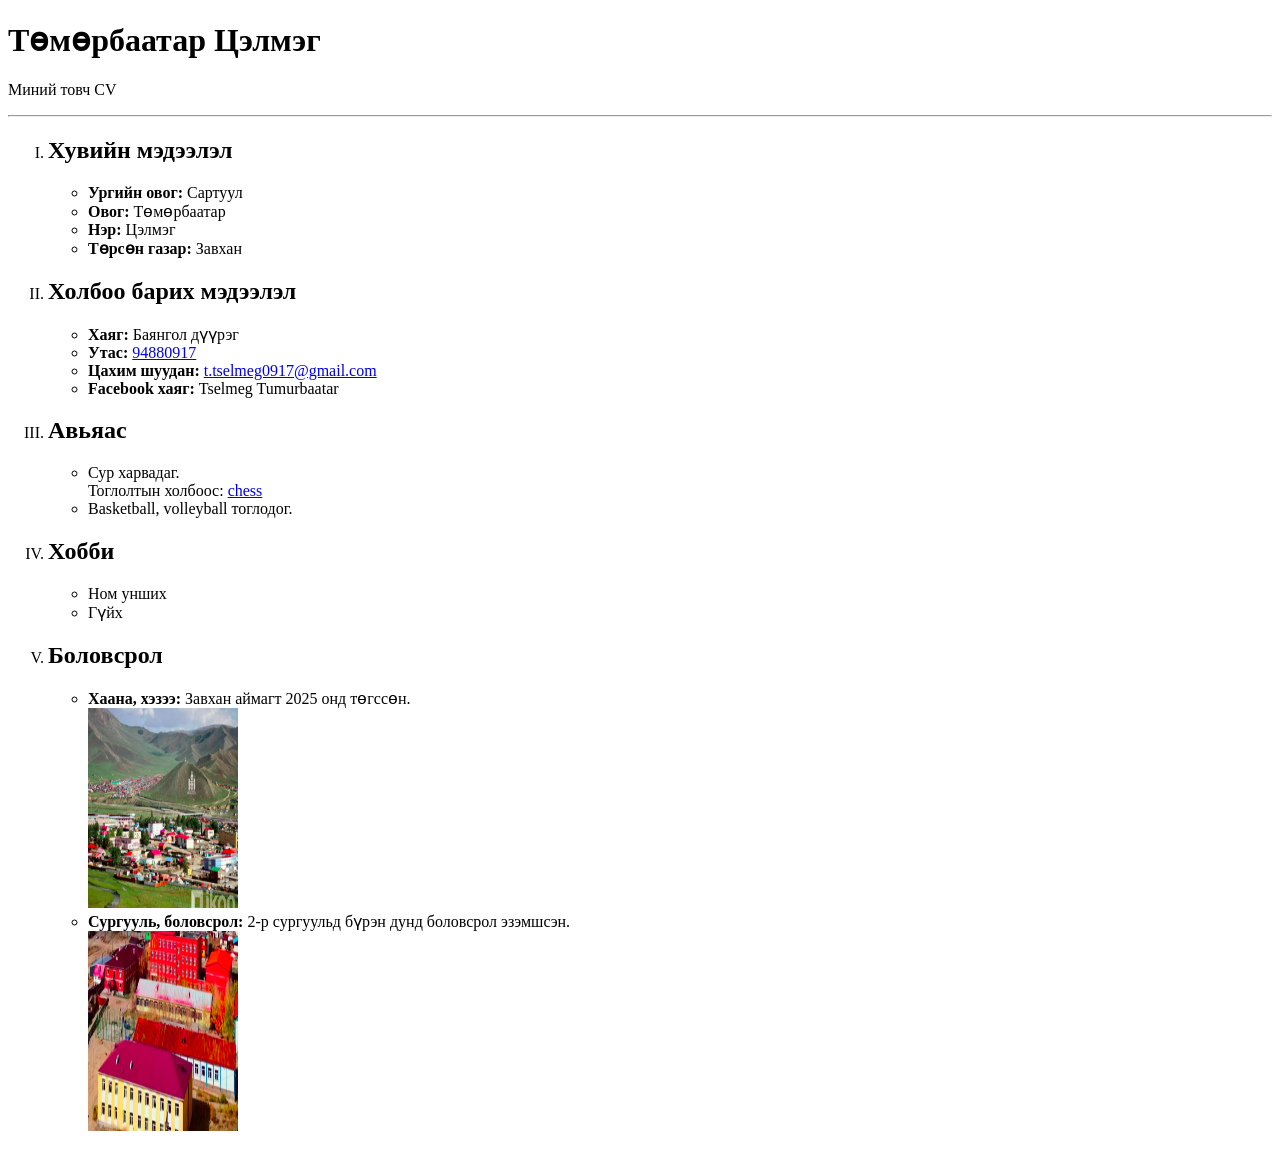
<file: lab-1/index.html>
<!DOCTYPE html>
<html lang="mn">
<head>
    <meta charset="UTF-8">
    <meta name="viewport" content="width=device-width, initial-scale=1.0">
    <title>lab-1 Миний товч CV</title>
</head>
<body>
    <header>
        <h1>Төмөрбаатар Цэлмэг</h1>
        <p>Миний товч CV</p>
    </header>

    <hr>

    <main>
        <ol type="I">
            <li>
                <h2>Хувийн мэдээлэл</h2>
                <ul>
                    <li><b>Ургийн овог:</b> Сартуул</li>
                    <li><b>Овог:</b> Төмөрбаатар</li>
                    <li><b>Нэр:</b> Цэлмэг</li>
                    <li><b>Төрсөн газар:</b> Завхан</li>
                </ul>
            </li>

            <li>
                <h2>Холбоо барих мэдээлэл</h2>
                <ul>
                    <li><b>Хаяг:</b> Баянгол дүүрэг</li>
                    <li><b>Утас:</b> <a href="tel:94880917">94880917</a></li>
                    <li><b>Цахим шуудан:</b> <a href="mailto:t.tselmeg0917@gmail.com">t.tselmeg0917@gmail.com</a></li>
                    <li><b>Facebook хаяг:</b> Tselmeg Tumurbaatar</li>
                </ul>
            </li>

            <li>
                <h2>Авьяас</h2>
                <ul>
                    <li>
                        Сур харвадаг.
                        <br>
                        Тоглолтын холбоос: <a href="https://www.chess.com/game/172790528124">chess</a>
                    </li>
                    <li>Basketball, volleyball тоглодог.</li>
                </ul>
            </li>

            <li>
                <h2>Хобби</h2>
                <ul>
                    <li>Ном унших</li>
                    <li>Гүйх</li>
                </ul>
            </li>

            <li>
                <h2>Боловсрол</h2>
                <ul>
                    <li>
                        <b>Хаана, хэзээ:</b> Завхан аймагт 2025 онд төгссөн.
                        <br>
                        <img src="111.png" width="150" height="200" alt="Төгсөлтийн зураг">
                    </li>
                    <li>
                        <b>Сургууль, боловсрол:</b> 2-р сургуульд бүрэн дунд боловсрол эзэмшсэн.
                        <br>
                        <img src="222.png" width="150" height="200" alt="Сургуулийн зураг">
                    </li>
                </ul>
            </li>
        </ol>
    </main>
</body>
</html>
</file>
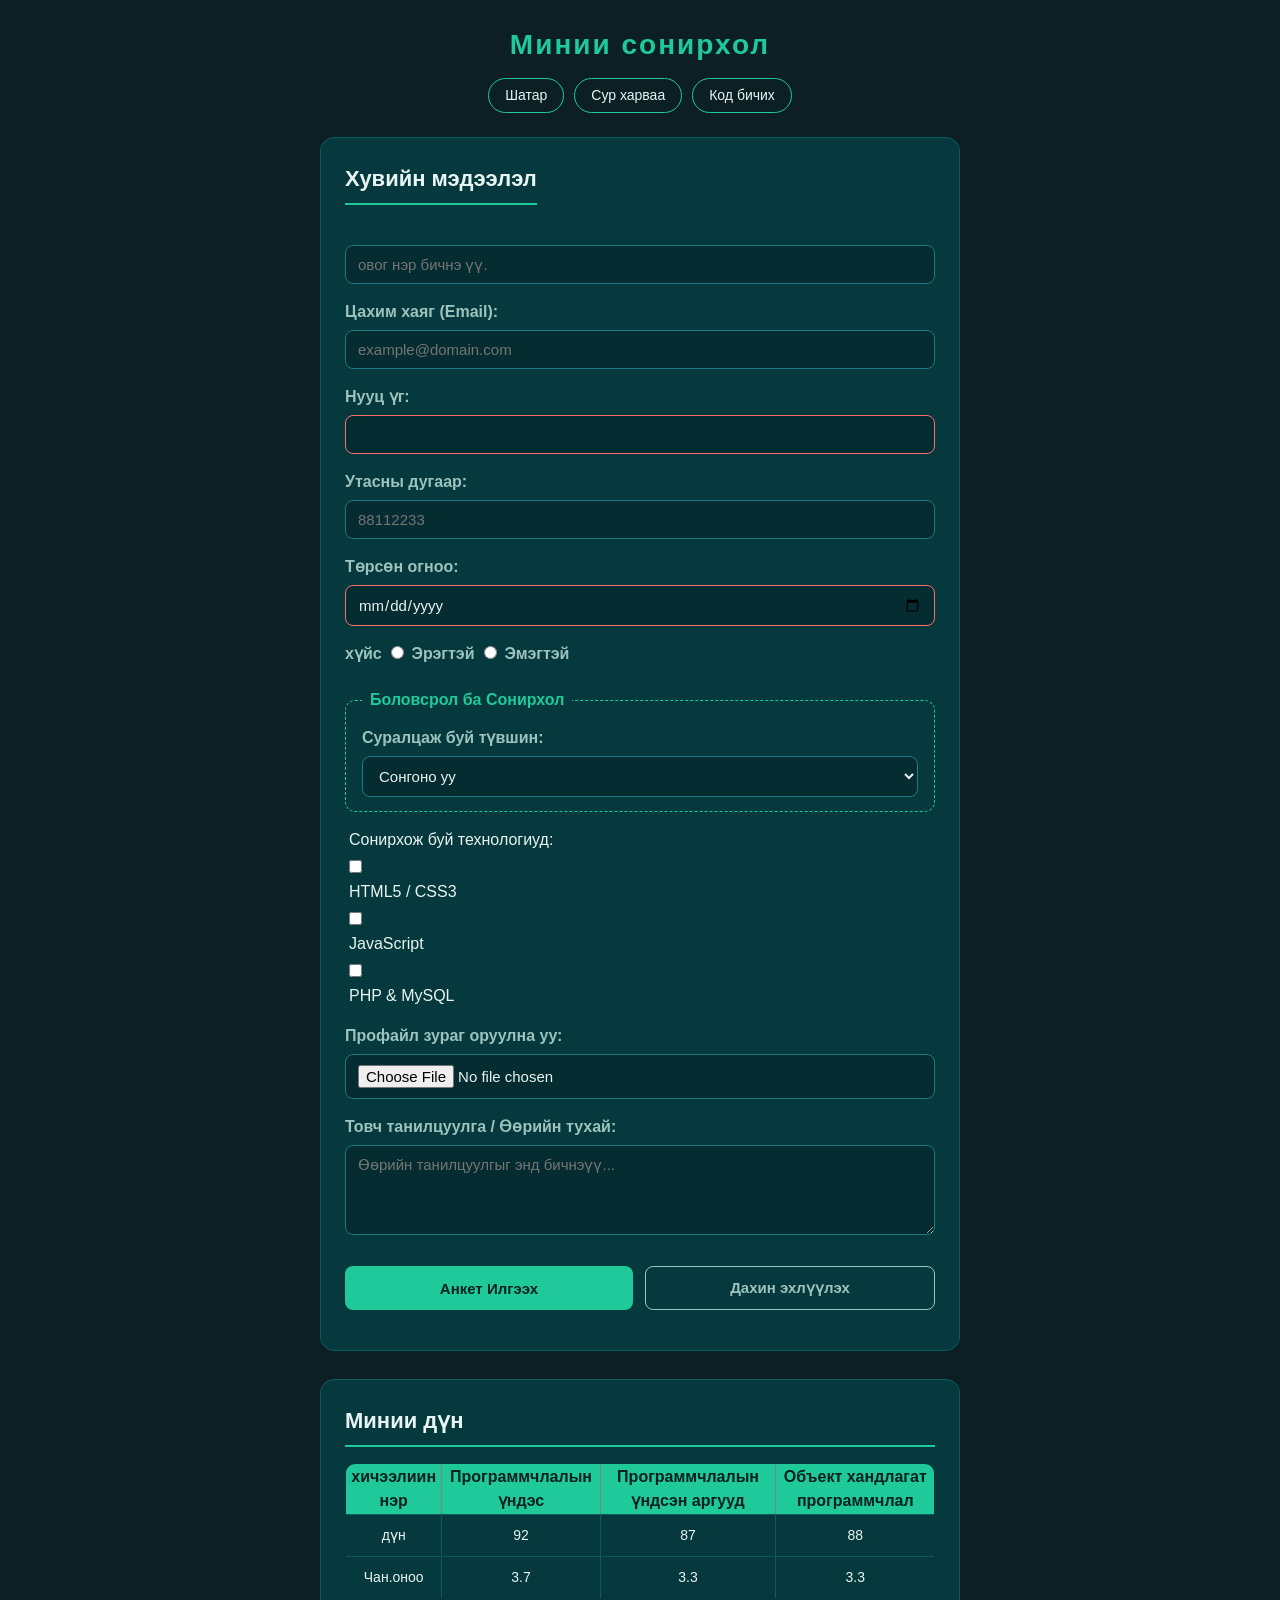
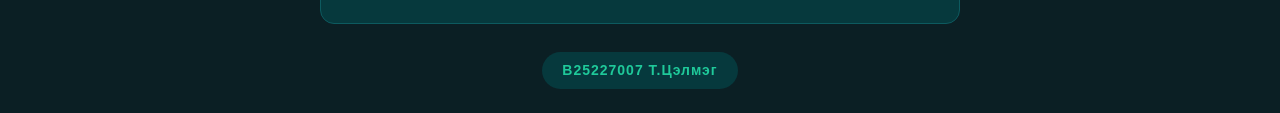
<file: lab-2/index.html>
<!DOCTYPE html>
<html lang="en">
<head>
    <meta charset="UTF-8">
    <meta name="viewport" content="width=, initial-scale=1.0">
    <title>lab-2: hereglegchiin anket</title>
    <link rel="stylesheet" href="css/style.css">
</head>
<body>
    <header>
        <h2 class="minii">Минии сонирхол</h2>
        <nav class="sonirhol">
            <ul>
                <li>Шатар</li>
                <li>Сур харваа</li>
                <li>Код бичих</li>
            </ul>
        </nav>
    </header>
    <main>
        <section>
            <h2 class="medeelel"> Хувийн мэдээлэл </h2>
            <article>
                <form action="">
                    <p class="text">
                        <label for="name"></label><br>
                        <input type="text" name="name" id="name" placeholder="овог нэр бичнэ үү."minlength="2" required><br><br>
                    </p>
                    <p class="email">
                        <label for="email">Цахим хаяг (Email):</label><br>
                        <input type="email" name="email" id="email"  placeholder="example@domain.com" required><br><br>
                    </p>
                    <p class="password">
                        <label for="password">Нууц үг:</label><br>
                        <input type="password" name="password" id="password" required minlength="6"><br><br>
                    </p>
                    <p class="phone">
                        <label for="phone">Утасны дугаар:</label><br>
                        <input type="phone" name="phone" id="phone"  pattern="[0-9]{8}" placeholder="88112233" required><br><br>
                    </p>
                    <p class="date">
                        <label for="date">Төрсөн огноо:</label><br>
                        <input type="date" name="date" id="date" required><br><br>
                    </p>
                    <p class="gender">
                        <label for="">хүйс</label><br>
                        <input type="radio" name="gender" id="male" value="male">
                        <label for="male">Эрэгтэй</label>
                        <input type="radio" name="gender" id="female" value="female">
                        <label for="female">Эмэгтэй</label><br>
                    </p>
                    <fieldset class="degree">
                        <legend>Боловсрол ба Сонирхол</legend>
                        <label for="degree">Суралцаж буй түвшин:</label><br>
                        <select name="degree" id="degree" required>
                            <option value="">Сонгоно уу</option>
                            <option value="bachelor">Бакалавр</option>
                            <option value="master">Магистр</option>
                            <option value="doctor">Докторант</option>
                        </select><br><br>
                    </fieldset>
                    <p class="technology">
                        <label>Сонирхож буй технологиуд:</label><br>
                        <input type="checkbox" id="html" name="skills" value="HTML">
                        <label for="html">HTML5 / CSS3</label><br>
                        <input type="checkbox" id="js" name="skills" value="JavaScript">
                        <label for="js">JavaScript</label><br>
                        <input type="checkbox" id="php" name="skills" value="PHP">
                        <label for="php">PHP & MySQL</label><br><br>
                    </p>
                    <p class="file">
                        <label for="avatar">Профайл зураг оруулна уу:</label><br>
                        <input type="file" id="avatar" name="avatar" accept="image/*"><br><br>
                    </p>
                    <p class="bio">
                        <label for="bio">Товч танилцуулга / Өөрийн тухай:</label><br>
                        <textarea id="bio" name="bio" rows="4" cols="50" placeholder="Өөрийн танилцуулгыг энд бичнэүү..."></textarea><br>
                    </p>
                    <p class="button">
                        <button type="submit">Анкет Илгээх</button>
                        <button type="reset">Дахин эхлүүлэх</button>
                    </p>
                </form>
            </article>
        </section>
        <section>
            <h2 class="gpa">Минии дүн</h2>
            <table border="1">
                <thead>
                    <tr>
                        <th>хичээлиин нэр</th>
                        <th>Программчлалын үндэс</th>
                        <th>Программчлалын үндсэн аргууд</th>
                        <th>Объект хандлагат программчлал</th>
                    </tr>
                </thead>
                <tbody>
                    <tr>
                        <td>дүн</td>
                        <td>92</td>
                        <td>87</td>
                        <td>88</td>
                    </tr>
                    <tr>
                        <td>Чан.оноо</td>
                        <td>3.7</td>
                        <td>3.3</td>
                        <td>3.3</td>
                    </tr>
                </tbody>
            </table>
        </section>
    </main>
    <footer>
        <h3 class="code">B25227007 Т.Цэлмэг</h3>
    </footer>
</body>
</html>
</file>
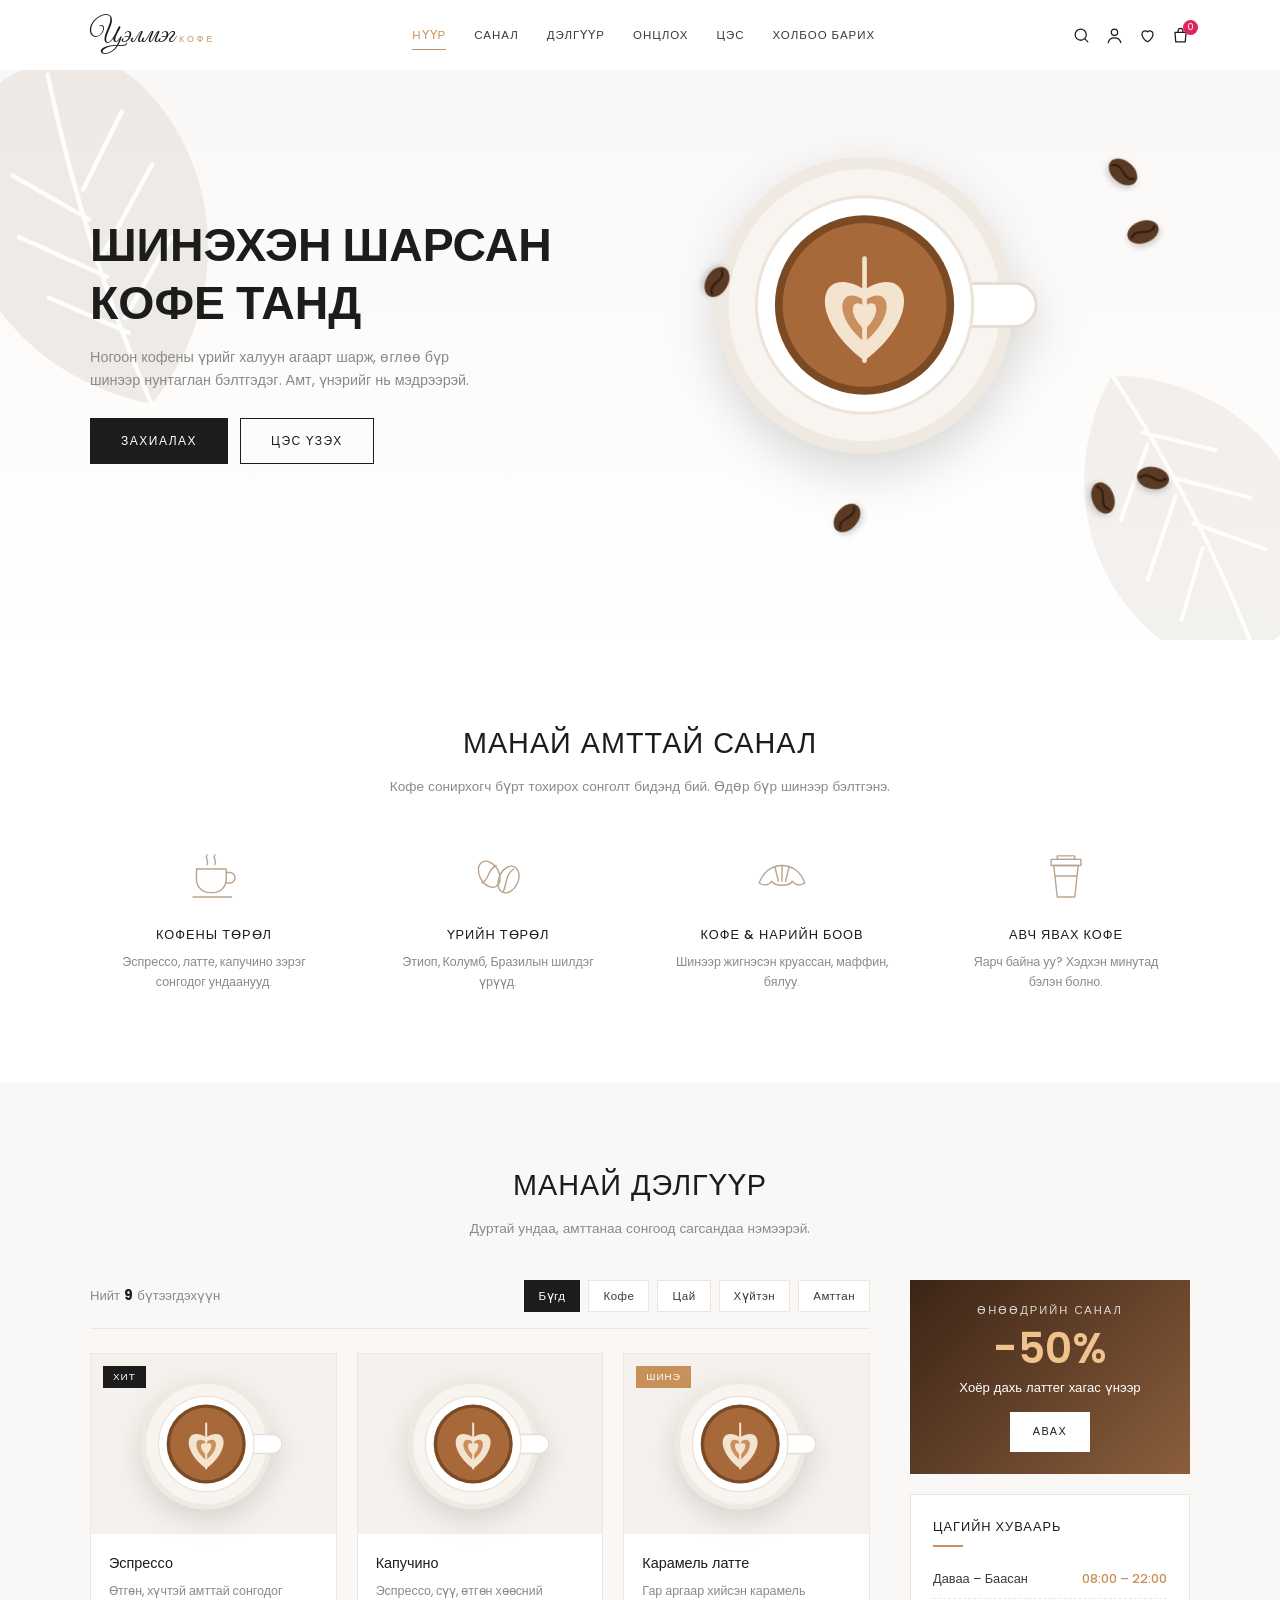
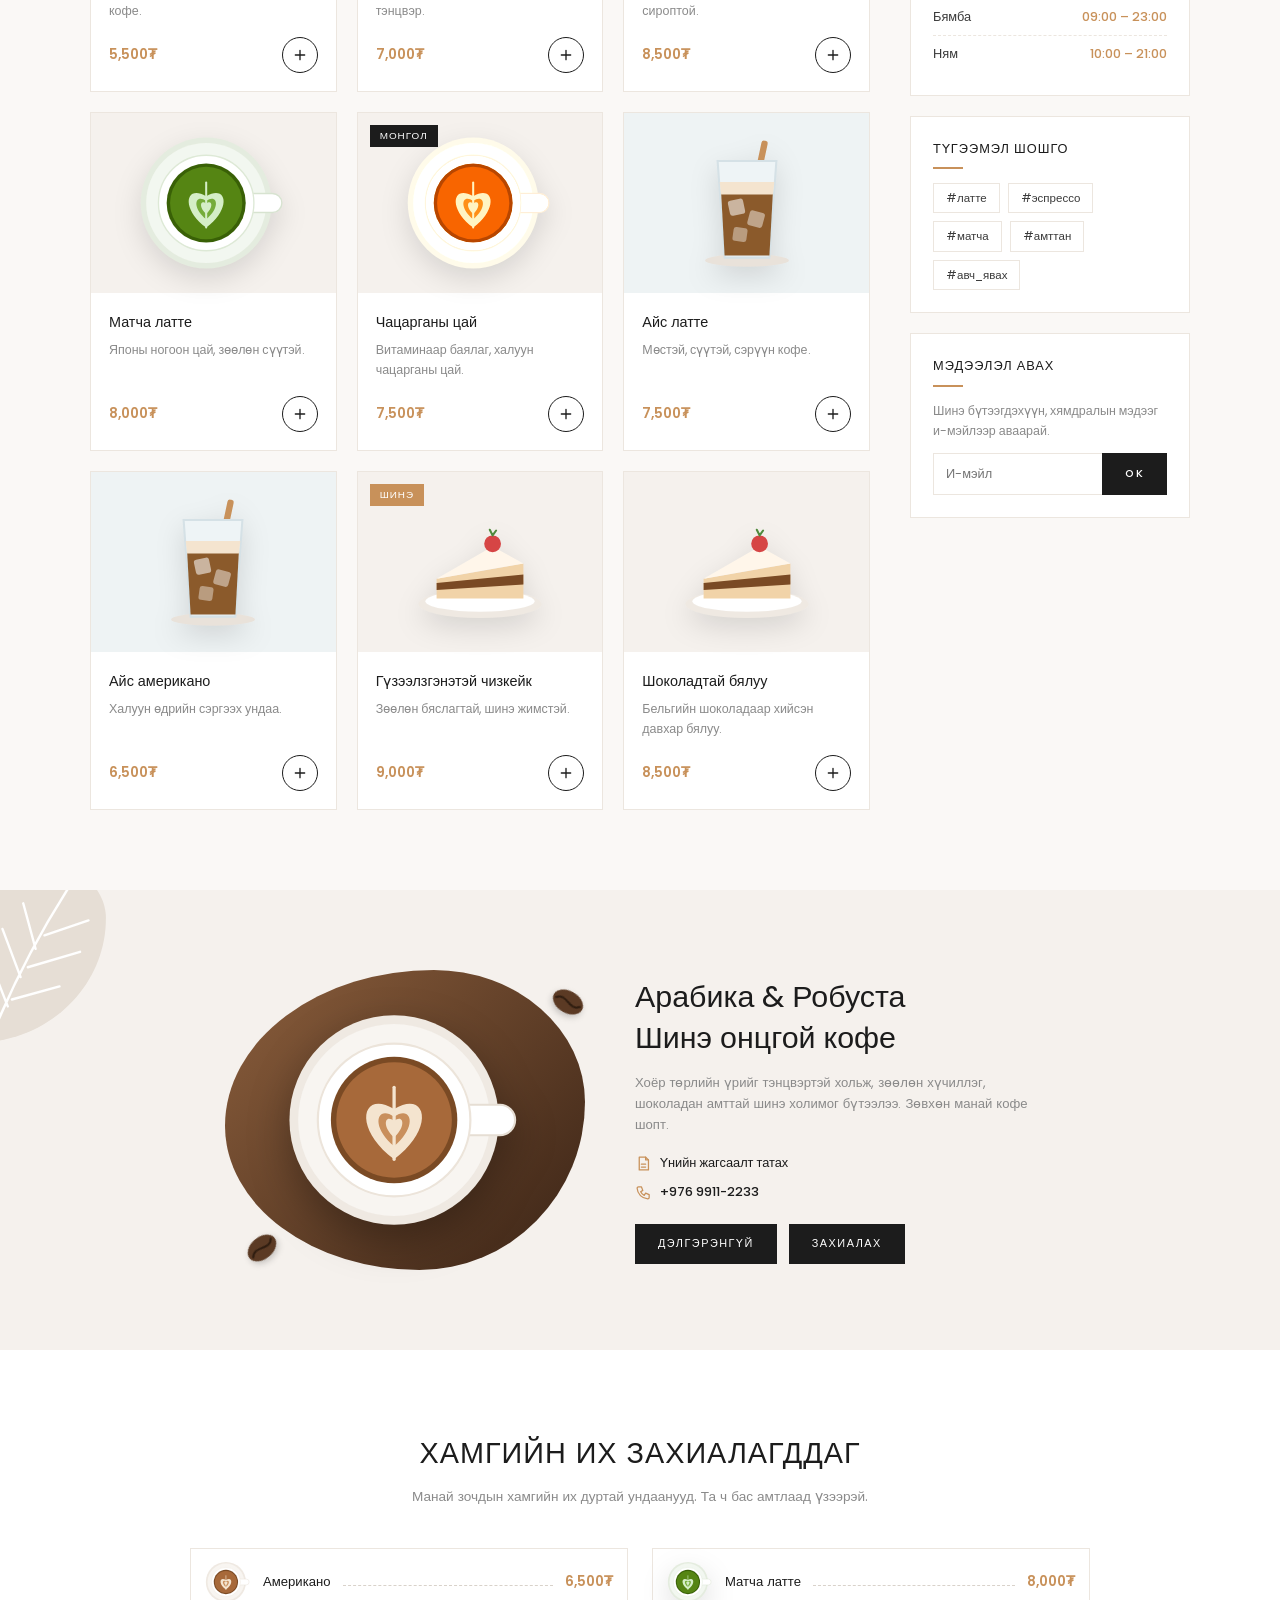
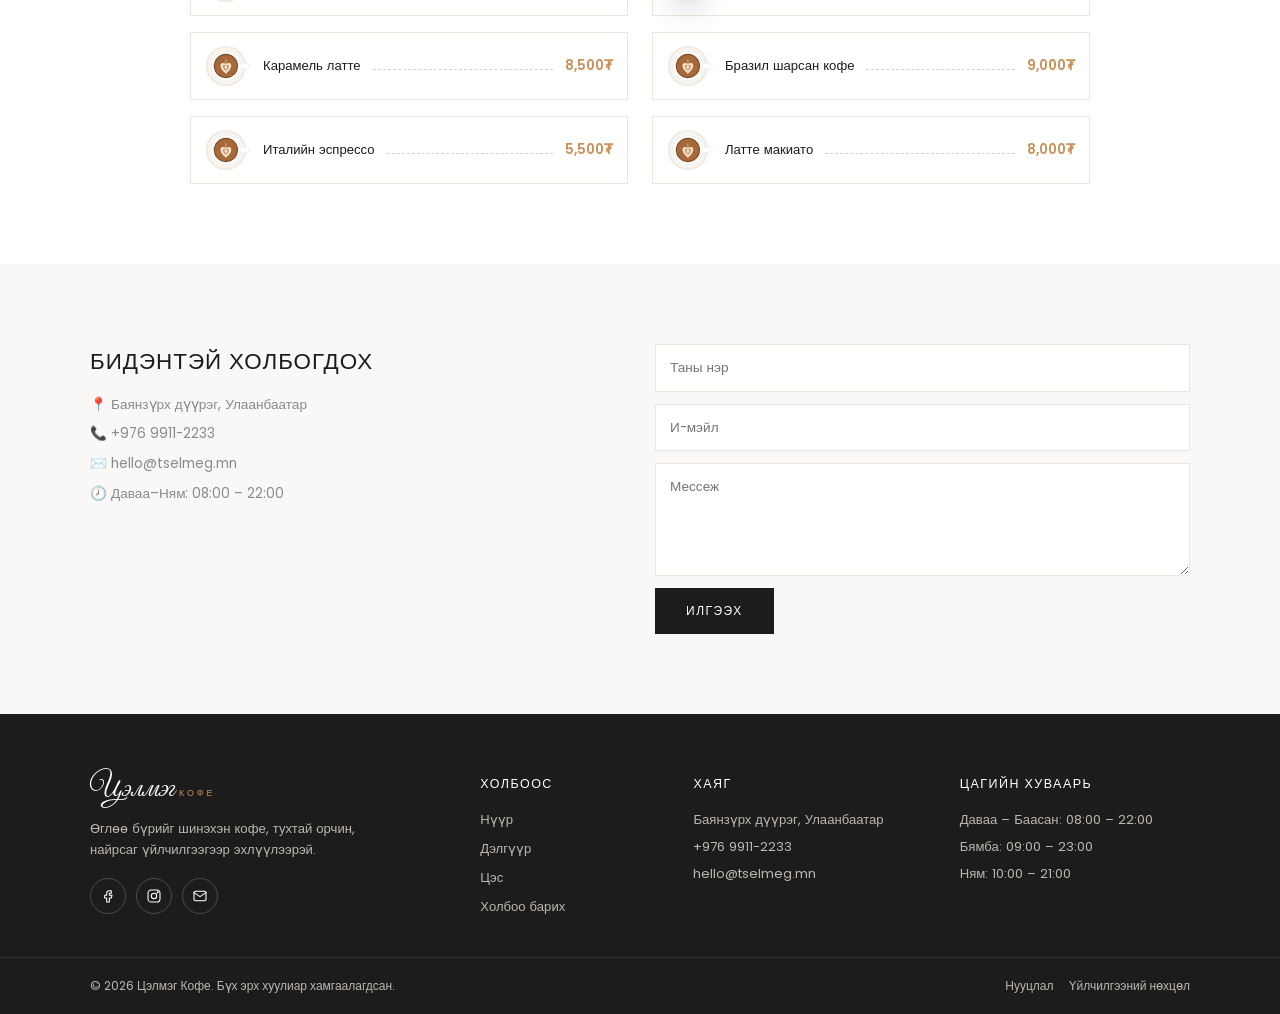
<file: lab-4/index.html>
<!DOCTYPE html>
<html lang="mn">
<head>
    <meta charset="UTF-8">
    <meta name="viewport" content="width=device-width, initial-scale=1.0">
    <meta name="description" content="Цэлмэг Кофе — шинэхэн шарсан кофе, амттан, тухтай орчин.">
    <title>Цэлмэг Кофе | Coffee Shop</title>
    <link rel="preconnect" href="https://fonts.googleapis.com">
    <link href="https://fonts.googleapis.com/css2?family=Great+Vibes&family=Poppins:wght@300;400;500;600&display=swap" rel="stylesheet">
    <link rel="stylesheet" href="style.css">
</head>
<body>
    <svg width="0" height="0" style="position:absolute" aria-hidden="true">
    <defs>
        <!-- Латте аяга -->
        <symbol id="cup" viewBox="0 0 220 200">
        <circle cx="100" cy="100" r="96" fill="#efe9e2"/>
        <circle cx="100" cy="100" r="88" fill="#f8f5f1"/>
        <rect x="155" y="86" width="56" height="28" rx="14" fill="#ffffff" stroke="#e6ded4" stroke-width="2"/>
        <circle cx="100" cy="100" r="70" fill="#ffffff" stroke="#ece4da" stroke-width="2"/>
        <circle cx="100" cy="100" r="58" fill="#7a4a24"/>
        <circle cx="100" cy="100" r="53" fill="#a7693a"/>
        <path d="M100 136 C62 108 70 72 100 90 C130 72 138 108 100 136Z" fill="#f4e4cf"/>
        <path d="M100 124 C78 106 84 86 100 97 C116 86 122 106 100 124Z" fill="#c98f5c"/>
        <path d="M100 116 C88 105 92 94 100 101 C108 94 112 105 100 116Z" fill="#f4e4cf"/>
        <path d="M100 136 L100 70" stroke="#f4e4cf" stroke-width="3" stroke-linecap="round"/>
        </symbol>
        <symbol id="glass" viewBox="0 0 200 200">
        <ellipse cx="100" cy="182" rx="60" ry="9" fill="#e9e2da"/>
        <rect x="112" y="10" width="9" height="90" rx="4" fill="#c8915a" transform="rotate(12 116 55)"/>
        <path d="M58 40 L142 40 L132 178 L68 178 Z" fill="#eef4f6" stroke="#d5e1e6" stroke-width="3"/>
        <path d="M63 85 L137 85 L132 175 L68 175 Z" fill="#8b5a2b"/>
        <path d="M61 70 L139 70 L137 88 L63 88 Z" fill="#f4e4cf"/>
        <rect x="74" y="95" width="22" height="22" rx="4" fill="#ffffff" opacity="0.55" transform="rotate(-12 85 106)"/>
        <rect x="102" y="112" width="22" height="22" rx="4" fill="#ffffff" opacity="0.45" transform="rotate(15 113 123)"/>
        <rect x="80" y="135" width="20" height="20" rx="4" fill="#ffffff" opacity="0.4" transform="rotate(8 90 145)"/>
        </symbol>
        <symbol id="cake" viewBox="0 0 200 200">
        <ellipse cx="100" cy="160" rx="88" ry="20" fill="#efe9e2"/>
        <ellipse cx="100" cy="156" rx="78" ry="15" fill="#ffffff"/>
        <path d="M38 152 L162 152 L162 102 L38 124 Z" fill="#f1d3a8"/>
        <path d="M38 140 L162 132 L162 118 L38 130 Z" fill="#7a4a24"/>
        <path d="M38 124 L162 102 L118 78 Z" fill="#fff6ea"/>
        <circle cx="118" cy="74" r="12" fill="#d64545"/>
        <path d="M118 62 l-4 -8 M118 62 l5 -7" stroke="#4f8a3c" stroke-width="3" stroke-linecap="round"/>
        </symbol>

        <symbol id="bean" viewBox="0 0 40 28">
        <ellipse cx="20" cy="14" rx="19" ry="13" fill="#5b3a24"/>
        <path d="M5 16 C14 5 26 23 35 12" stroke="#2f1d10" stroke-width="2.5" fill="none" stroke-linecap="round"/>
        </symbol>

        <symbol id="leaf" viewBox="0 0 200 260">
        <path d="M100 250 C20 200 0 110 40 40 C70 0 140 0 165 45 C200 115 175 205 100 250Z" fill="currentColor"/>
        <path d="M100 250 C95 170 100 90 110 20 M102 200 L60 160 M101 160 L55 115 M103 120 L65 75 M103 190 L150 150 M104 145 L155 100 M106 100 L148 60"
                stroke="#fff" stroke-width="3" fill="none" stroke-linecap="round"/>
        </symbol>
        <symbol id="plus" viewBox="0 0 24 24">
        <path d="M12 5v14M5 12h14"/>
        </symbol>
    </defs>
    </svg>

    <header class="header" id="header">
    <div class="container nav">
        <a href="#home" class="logo" aria-label="Цэлмэг Кофе нүүр">Цэлмэг<span>кофе</span></a>

        <nav class="main-nav" aria-label="Үндсэн цэс">
        <ul class="nav-menu" id="navMenu">
            <li><a href="#home" class="active">Нүүр</a></li>
            <li><a href="#offer">Санал</a></li>
            <li><a href="#shop">Дэлгүүр</a></li>
            <li><a href="#featured">Онцлох</a></li>
            <li><a href="#menu">Цэс</a></li>
            <li><a href="#contact">Холбоо барих</a></li>
        </ul>
        </nav>

        <div class="nav-icons">
        <a href="#shop" aria-label="Хайх">
            <svg viewBox="0 0 24 24"><circle cx="11" cy="11" r="7"/><path d="M20 20l-4-4"/></svg>
        </a>
        <a href="#contact" aria-label="Хэрэглэгч" class="hide-sm">
            <svg viewBox="0 0 24 24"><circle cx="12" cy="8" r="4"/><path d="M4 21c1-4 4-6 8-6s7 2 8 6"/></svg>
        </a>
        <a href="#shop" aria-label="Дуртай" class="hide-sm">
            <svg viewBox="0 0 24 24"><path d="M12 20s-7-4.5-7-10a4 4 0 0 1 7-2.5A4 4 0 0 1 19 10c0 5.5-7 10-7 10z"/></svg>
        </a>
        <a href="#shop" aria-label="Сагс" class="cart">
            <svg viewBox="0 0 24 24"><path d="M5 8h14l-1 12H6z"/><path d="M9 8V6a3 3 0 0 1 6 0v2"/></svg>
            <span class="badge" id="cartCount">0</span>
        </a>
        <button class="menu-toggle" id="menuToggle" aria-label="Цэс нээх" aria-expanded="false" aria-controls="navMenu">
            <span></span><span></span><span></span>
        </button>
        </div>
    </div>
    </header>

    <main>
    <section class="hero" id="home" aria-labelledby="hero-title">
        <svg class="leaf leaf-1" aria-hidden="true"><use href="#leaf"/></svg>
        <svg class="leaf leaf-2" aria-hidden="true"><use href="#leaf"/></svg>

        <div class="container hero-inner">
        <div class="hero-text">
            <h1 id="hero-title">Шинэхэн шарсан<br>кофе танд</h1>
            <p>Ногоон кофены үрийг халуун агаарт шарж, өглөө бүр шинээр нунтаглан бэлтгэдэг. Амт, үнэрийг нь мэдрээрэй.</p>
            <div class="btn-group">
            <a href="#shop" class="btn btn-dark">Захиалах</a>
            <a href="#menu" class="btn btn-outline">Цэс үзэх</a>
            </div>
        </div>

        <div class="hero-visual" aria-hidden="true">
            <svg class="hero-cup"><use href="#cup"/></svg>
            <svg class="bean b1"><use href="#bean"/></svg>
            <svg class="bean b2"><use href="#bean"/></svg>
            <svg class="bean b3"><use href="#bean"/></svg>
            <svg class="bean b4"><use href="#bean"/></svg>
            <svg class="bean b5"><use href="#bean"/></svg>
            <svg class="bean b6"><use href="#bean"/></svg>
        </div>
        </div>
    </section>

    <section class="section" id="offer" aria-labelledby="offer-title">
      <div class="container">
        <header class="section-head">
          <h2 id="offer-title">Манай амттай санал</h2>
          <p>Кофе сонирхогч бүрт тохирох сонголт бидэнд бий. Өдөр бүр шинээр бэлтгэнэ.</p>
        </header>

        <div class="offer-grid">
          <article class="offer-item">
            <svg class="line-icon" viewBox="0 0 64 64" aria-hidden="true">
              <path d="M12 24h34v12a15 15 0 0 1-15 15h-4A15 15 0 0 1 12 36z"/>
              <path d="M46 28h4a6 6 0 0 1 0 12h-5"/>
              <path d="M8 56h44"/>
              <path d="M24 8c-3 4 3 6 0 11M33 8c-3 4 3 6 0 11"/>
            </svg>
            <h3>Кофены төрөл</h3>
            <p>Эспрессо, латте, капучино зэрэг сонгодог ундаанууд.</p>
          </article>
          <article class="offer-item">
            <svg class="line-icon" viewBox="0 0 64 64" aria-hidden="true">
              <ellipse cx="22" cy="30" rx="11" ry="16" transform="rotate(-30 22 30)"/>
              <path d="M14 40c8-4 6-16 16-20"/>
              <ellipse cx="44" cy="36" rx="11" ry="16" transform="rotate(25 44 36)"/>
              <path d="M38 50c4-8 2-20 12-26"/>
            </svg>
            <h3>Үрийн төрөл</h3>
            <p>Этиоп, Колумб, Бразилын шилдэг үрүүд.</p>
          </article>
          <article class="offer-item">
            <svg class="line-icon" viewBox="0 0 64 64" aria-hidden="true">
              <path d="M6 40c4-12 14-20 26-20s22 8 26 20c-6 4-12 2-14-2-4 6-20 6-24 0-2 4-8 6-14 2z"/>
              <path d="M24 22l4 16M40 22l-4 16M32 20v18"/>
            </svg>
            <h3>Кофе & Нарийн боов</h3>
            <p>Шинээр жигнэсэн круассан, маффин, бялуу.</p>
          </article>
          <article class="offer-item">
            <svg class="line-icon" viewBox="0 0 64 64" aria-hidden="true">
              <path d="M18 20h28l-4 36H22z"/>
              <path d="M15 13h34v7H15z"/>
              <path d="M22 9h20v4H22z"/>
              <path d="M20 32h24"/>
            </svg>
            <h3>Авч явах кофе</h3>
            <p>Яарч байна уу? Хэдхэн минутад бэлэн болно.</p>
          </article>
        </div>
      </div>
    </section>
    <section class="section shop-section" id="shop" aria-labelledby="shop-title">
      <div class="container">
        <header class="section-head">
          <h2 id="shop-title">Манай дэлгүүр</h2>
          <p>Дуртай ундаа, амттанаа сонгоод сагсандаа нэмээрэй.</p>
        </header>

        <div class="shop-layout">
          <div class="shop-main">
            <div class="shop-toolbar">
              <p class="result-count">Нийт <strong id="productCount">9</strong> бүтээгдэхүүн</p>
              <div class="filters" role="group" aria-label="Ангиллаар шүүх">
                <button class="filter-btn active" data-filter="all" aria-pressed="true">Бүгд</button>
                <button class="filter-btn" data-filter="coffee" aria-pressed="false">Кофе</button>
                <button class="filter-btn" data-filter="tea" aria-pressed="false">Цай</button>
                <button class="filter-btn" data-filter="cold" aria-pressed="false">Хүйтэн</button>
                <button class="filter-btn" data-filter="dessert" aria-pressed="false">Амттан</button>
              </div>
            </div>
            <div class="product-grid">
              <article class="product-card" data-category="coffee">
                <div class="product-media">
                  <span class="tag">Хит</span>
                  <svg aria-hidden="true"><use href="#cup"/></svg>
                </div>
                <div class="product-body">
                  <h3>Эспрессо</h3>
                  <p>Өтгөн, хүчтэй амттай сонгодог кофе.</p>
                  <div class="product-footer">
                    <span class="price">5,500₮</span>
                    <button class="add-btn" data-name="Эспрессо" aria-label="Эспрессо сагсанд нэмэх">
                      <svg><use href="#plus"/></svg>
                    </button>
                  </div>
                </div>
              </article>

              <article class="product-card" data-category="coffee">
                <div class="product-media">
                  <svg aria-hidden="true"><use href="#cup"/></svg>
                </div>
                <div class="product-body">
                  <h3>Капучино</h3>
                  <p>Эспрессо, сүү, өтгөн хөөсний тэнцвэр.</p>
                  <div class="product-footer">
                    <span class="price">7,000₮</span>
                    <button class="add-btn" data-name="Капучино" aria-label="Капучино сагсанд нэмэх">
                      <svg><use href="#plus"/></svg>
                    </button>
                  </div>
                </div>
              </article>

              <article class="product-card" data-category="coffee">
                <div class="product-media">
                  <span class="tag tag-new">Шинэ</span>
                  <svg aria-hidden="true"><use href="#cup"/></svg>
                </div>
                <div class="product-body">
                  <h3>Карамель латте</h3>
                  <p>Гар аргаар хийсэн карамель сироптой.</p>
                  <div class="product-footer">
                    <span class="price">8,500₮</span>
                    <button class="add-btn" data-name="Карамель латте" aria-label="Карамель латте сагсанд нэмэх">
                      <svg><use href="#plus"/></svg>
                    </button>
                  </div>
                </div>
              </article>

              <article class="product-card" data-category="tea">
                <div class="product-media tint-green">
                  <svg aria-hidden="true"><use href="#cup"/></svg>
                </div>
                <div class="product-body">
                  <h3>Матча латте</h3>
                  <p>Японы ногоон цай, зөөлөн сүүтэй.</p>
                  <div class="product-footer">
                    <span class="price">8,000₮</span>
                    <button class="add-btn" data-name="Матча латте" aria-label="Матча латте сагсанд нэмэх">
                      <svg><use href="#plus"/></svg>
                    </button>
                  </div>
                </div>
              </article>

              <article class="product-card" data-category="tea">
                <div class="product-media tint-orange">
                  <span class="tag">Монгол</span>
                  <svg aria-hidden="true"><use href="#cup"/></svg>
                </div>
                <div class="product-body">
                  <h3>Чацарганы цай</h3>
                  <p>Витаминаар баялаг, халуун чацарганы цай.</p>
                  <div class="product-footer">
                    <span class="price">7,500₮</span>
                    <button class="add-btn" data-name="Чацарганы цай" aria-label="Чацарганы цай сагсанд нэмэх">
                      <svg><use href="#plus"/></svg>
                    </button>
                  </div>
                </div>
              </article>

              <article class="product-card" data-category="cold">
                <div class="product-media media-cold">
                  <svg aria-hidden="true"><use href="#glass"/></svg>
                </div>
                <div class="product-body">
                  <h3>Айс латте</h3>
                  <p>Мөстэй, сүүтэй, сэрүүн кофе.</p>
                  <div class="product-footer">
                    <span class="price">7,500₮</span>
                    <button class="add-btn" data-name="Айс латте" aria-label="Айс латте сагсанд нэмэх">
                      <svg><use href="#plus"/></svg>
                    </button>
                  </div>
                </div>
              </article>

              <article class="product-card" data-category="cold">
                <div class="product-media media-cold">
                  <svg aria-hidden="true"><use href="#glass"/></svg>
                </div>
                <div class="product-body">
                  <h3>Айс американо</h3>
                  <p>Халуун өдрийн сэргээх ундаа.</p>
                  <div class="product-footer">
                    <span class="price">6,500₮</span>
                    <button class="add-btn" data-name="Айс американо" aria-label="Айс американо сагсанд нэмэх">
                      <svg><use href="#plus"/></svg>
                    </button>
                  </div>
                </div>
              </article>

              <article class="product-card" data-category="dessert">
                <div class="product-media">
                  <span class="tag tag-new">Шинэ</span>
                  <svg aria-hidden="true"><use href="#cake"/></svg>
                </div>
                <div class="product-body">
                  <h3>Гүзээлзгэнэтэй чизкейк</h3>
                  <p>Зөөлөн бяслагтай, шинэ жимстэй.</p>
                  <div class="product-footer">
                    <span class="price">9,000₮</span>
                    <button class="add-btn" data-name="Чизкейк" aria-label="Чизкейк сагсанд нэмэх">
                      <svg><use href="#plus"/></svg>
                    </button>
                  </div>
                </div>
              </article>

              <article class="product-card" data-category="dessert">
                <div class="product-media">
                  <svg aria-hidden="true"><use href="#cake"/></svg>
                </div>
                <div class="product-body">
                  <h3>Шоколадтай бялуу</h3>
                  <p>Бельгийн шоколадаар хийсэн давхар бялуу.</p>
                  <div class="product-footer">
                    <span class="price">8,500₮</span>
                    <button class="add-btn" data-name="Шоколадтай бялуу" aria-label="Шоколадтай бялуу сагсанд нэмэх">
                      <svg><use href="#plus"/></svg>
                    </button>
                  </div>
                </div>
              </article>
            </div>
          </div>
          <aside class="sidebar" aria-label="Нэмэлт мэдээлэл">
            <section class="widget widget-promo">
              <p class="promo-label">Өнөөдрийн санал</p>
              <p class="promo-big">-50%</p>
              <p>Хоёр дахь латтег хагас үнээр</p>
              <a href="#shop" class="btn btn-light btn-sm">Авах</a>
            </section>

            <section class="widget">
              <h3>Цагийн хуваарь</h3>
              <dl class="hours">
                <div><dt>Даваа – Баасан</dt><dd>08:00 – 22:00</dd></div>
                <div><dt>Бямба</dt><dd>09:00 – 23:00</dd></div>
                <div><dt>Ням</dt><dd>10:00 – 21:00</dd></div>
              </dl>
            </section>

            <section class="widget">
              <h3>Түгээмэл шошго</h3>
              <ul class="tags">
                <li><a href="#shop">#латте</a></li>
                <li><a href="#shop">#эспрессо</a></li>
                <li><a href="#shop">#матча</a></li>
                <li><a href="#shop">#амттан</a></li>
                <li><a href="#shop">#авч_явах</a></li>
              </ul>
            </section>

            <section class="widget">
              <h3>Мэдээлэл авах</h3>
              <p class="widget-text">Шинэ бүтээгдэхүүн, хямдралын мэдээг и-мэйлээр аваарай.</p>
              <form class="newsletter-form" id="newsletterForm">
                <label for="newsEmail" class="sr-only">И-мэйл хаяг</label>
                <input type="email" id="newsEmail" placeholder="И-мэйл" required>
                <button type="submit" class="btn btn-dark btn-sm">OK</button>
              </form>
            </section>
          </aside>
        </div>
      </div>
    </section>
    <section class="featured" id="featured" aria-labelledby="featured-title">
      <svg class="leaf leaf-3" aria-hidden="true"><use href="#leaf"/></svg>
      <div class="container featured-inner">
        <div class="featured-visual" aria-hidden="true">
          <div class="blob"></div>
          <svg class="featured-cup"><use href="#cup"/></svg>
          <svg class="bean b7"><use href="#bean"/></svg>
          <svg class="bean b8"><use href="#bean"/></svg>
        </div>

        <div class="featured-text">
          <h2 id="featured-title">Арабика & Робуста<br>Шинэ онцгой кофе</h2>
          <p>Хоёр төрлийн үрийг тэнцвэртэй хольж, зөөлөн хүчиллэг, шоколадан амттай шинэ холимог бүтээлээ. Зөвхөн манай кофе шопт.</p>
          <ul class="featured-info">
            <li>
              <svg viewBox="0 0 24 24" aria-hidden="true"><path d="M6 3h9l4 4v14H6z"/><path d="M15 3v4h4M9 13h6M9 17h6"/></svg>
              Үнийн жагсаалт татах
            </li>
            <li>
              <svg viewBox="0 0 24 24" aria-hidden="true"><path d="M5 4h4l2 5-3 2a11 11 0 0 0 5 5l2-3 5 2v4a2 2 0 0 1-2 2A16 16 0 0 1 3 6a2 2 0 0 1 2-2z"/></svg>
              +976 9911-2233
            </li>
          </ul>
          <div class="btn-group">
            <a href="#offer" class="btn btn-dark btn-sm">Дэлгэрэнгүй</a>
            <a href="#shop" class="btn btn-dark btn-sm">Захиалах</a>
          </div>
        </div>
      </div>
    </section>
    <section class="section" id="menu" aria-labelledby="menu-title">
      <div class="container">
        <header class="section-head">
            <h2 id="menu-title">Хамгийн их захиалагддаг</h2>
            <p>Манай зочдын хамгийн их дуртай ундаанууд. Та ч бас амтлаад үзээрэй.</p>
        </header>

        <ul class="menu-list">
            <li class="menu-item">
            <svg class="thumb" aria-hidden="true"><use href="#cup"/></svg>
            <span class="name">Американо</span>
            <span class="dots"></span>
            <span class="price">6,500₮</span>
            </li>
            <li class="menu-item">
            <svg class="thumb tint-green" aria-hidden="true"><use href="#cup"/></svg>
            <span class="name">Матча латте</span>
            <span class="dots"></span>
            <span class="price">8,000₮</span>
            </li>
            <li class="menu-item">
            <svg class="thumb" aria-hidden="true"><use href="#cup"/></svg>
            <span class="name">Карамель латте</span>
            <span class="dots"></span>
            <span class="price">8,500₮</span>
            </li>
            <li class="menu-item">
            <svg class="thumb" aria-hidden="true"><use href="#cup"/></svg>
            <span class="name">Бразил шарсан кофе</span>
            <span class="dots"></span>
            <span class="price">9,000₮</span>
            </li>
            <li class="menu-item">
            <svg class="thumb" aria-hidden="true"><use href="#cup"/></svg>
            <span class="name">Италийн эспрессо</span>
            <span class="dots"></span>
            <span class="price">5,500₮</span>
            </li>
            <li class="menu-item">
            <svg class="thumb" aria-hidden="true"><use href="#cup"/></svg>
            <span class="name">Латте макиато</span>
            <span class="dots"></span>
            <span class="price">8,000₮</span>
            </li>
        </ul>
        </div>
    </section>
    <section class="section contact-section" id="contact" aria-labelledby="contact-title">
        <div class="container contact">
        <div class="contact-info">
            <h2 id="contact-title">Бидэнтэй холбогдох</h2>
            <address>
            <p>📍 Баянзүрх дүүрэг, Улаанбаатар</p>
            <p>📞 <a href="tel:+97699112233">+976 9911-2233</a></p>
            <p>✉️ <a href="mailto:hello@tselmeg.mn">hello@tselmeg.mn</a></p>
            </address>
            <p>🕗 Даваа–Ням: 08:00 – 22:00</p>
        </div>

        <form class="contact-form" id="contactForm">
            <label for="cName" class="sr-only">Таны нэр</label>
            <input type="text" id="cName" placeholder="Таны нэр" required>
            <label for="cEmail" class="sr-only">И-мэйл</label>
            <input type="email" id="cEmail" placeholder="И-мэйл" required>
            <label for="cMsg" class="sr-only">Мессеж</label>
            <textarea id="cMsg" rows="4" placeholder="Мессеж" required></textarea>
            <button type="submit" class="btn btn-dark">Илгээх</button>
        </form>
        </div>
    </section>
    </main>
    <footer class="footer">
    <div class="container footer-grid">
        <section class="footer-col footer-brand">
        <a href="#home" class="logo">Цэлмэг<span>кофе</span></a>
        <p>Өглөө бүрийг шинэхэн кофе, тухтай орчин, найрсаг үйлчилгээгээр эхлүүлээрэй.</p>
        <ul class="socials">
            <li>
            <a href="#" aria-label="Facebook">
                <svg viewBox="0 0 24 24"><path d="M14 8h3V4h-3a4 4 0 0 0-4 4v3H7v4h3v6h4v-6h3l1-4h-4V8z"/></svg>
            </a>
            </li>
            <li>
            <a href="#" aria-label="Instagram">
                <svg viewBox="0 0 24 24"><rect x="3" y="3" width="18" height="18" rx="5"/><circle cx="12" cy="12" r="4"/><circle cx="17.5" cy="6.5" r="0.8"/></svg>
            </a>
            </li>
            <li>
            <a href="mailto:hello@tselmeg.mn" aria-label="И-мэйл">
                <svg viewBox="0 0 24 24"><rect x="3" y="5" width="18" height="14" rx="2"/><path d="M3 7l9 6 9-6"/></svg>
            </a>
            </li>
        </ul>
        </section>

        <nav class="footer-col" aria-label="Footer холбоос">
        <h4>Холбоос</h4>
        <ul class="footer-links">
            <li><a href="#home">Нүүр</a></li>
            <li><a href="#shop">Дэлгүүр</a></li>
            <li><a href="#menu">Цэс</a></li>
            <li><a href="#contact">Холбоо барих</a></li>
        </ul>
        </nav>

        <section class="footer-col">
        <h4>Хаяг</h4>
        <address>
            <p>Баянзүрх дүүрэг, Улаанбаатар</p>
            <p><a href="tel:+97699112233">+976 9911-2233</a></p>
            <p><a href="mailto:hello@tselmeg.mn">hello@tselmeg.mn</a></p>
        </address>
        </section>

        <section class="footer-col">
        <h4>Цагийн хуваарь</h4>
        <p>Даваа – Баасан: 08:00 – 22:00</p>
        <p>Бямба: 09:00 – 23:00</p>
        <p>Ням: 10:00 – 21:00</p>
        </section>
    </div>

    <div class="footer-bottom">
        <div class="container footer-bottom-inner">
        <p>© 2026 Цэлмэг Кофе. Бүх эрх хуулиар хамгаалагдсан.</p>
        <ul class="footer-legal">
            <li><a href="#">Нууцлал</a></li>
            <li><a href="#">Үйлчилгээний нөхцөл</a></li>
        </ul>
        </div>
    </div>
    </footer>
    <div class="toast" id="toast" role="status" aria-live="polite"></div>

    <script src="script.js"></script>
</body>
</html>
</file>
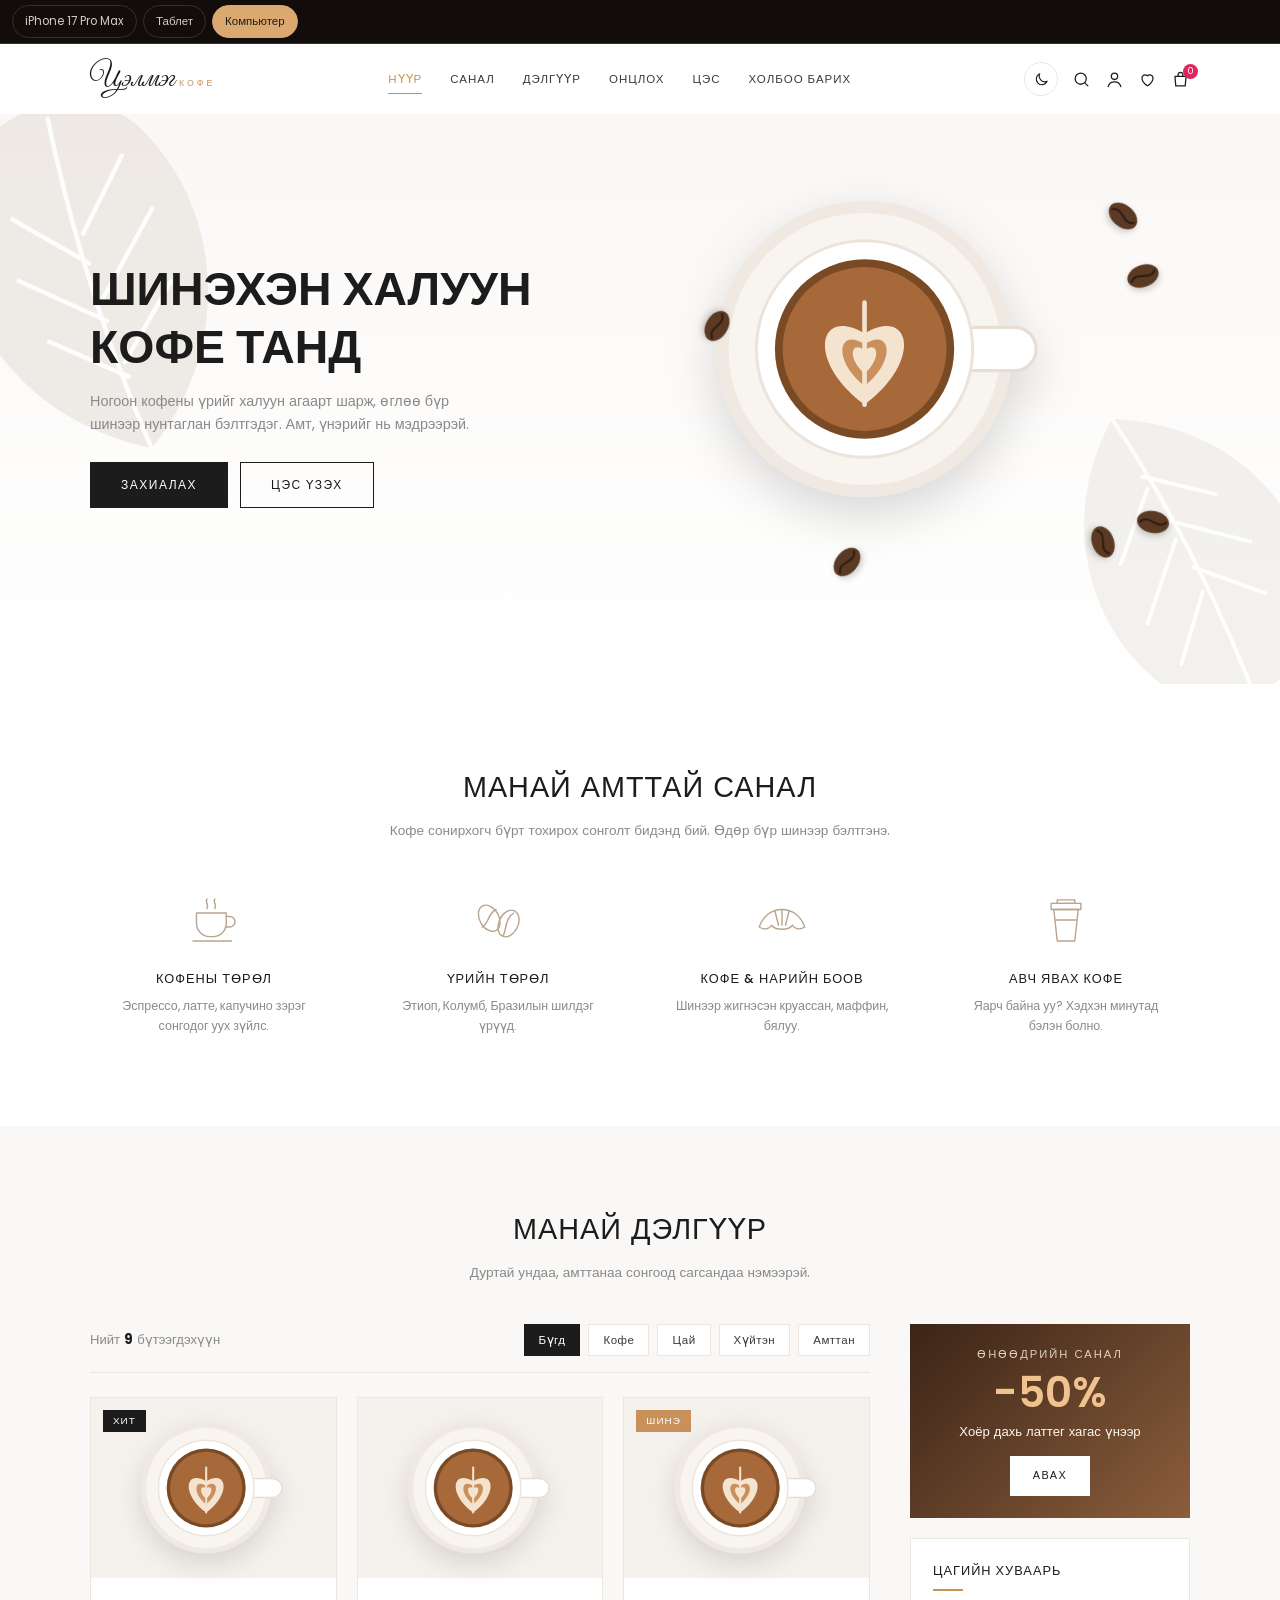
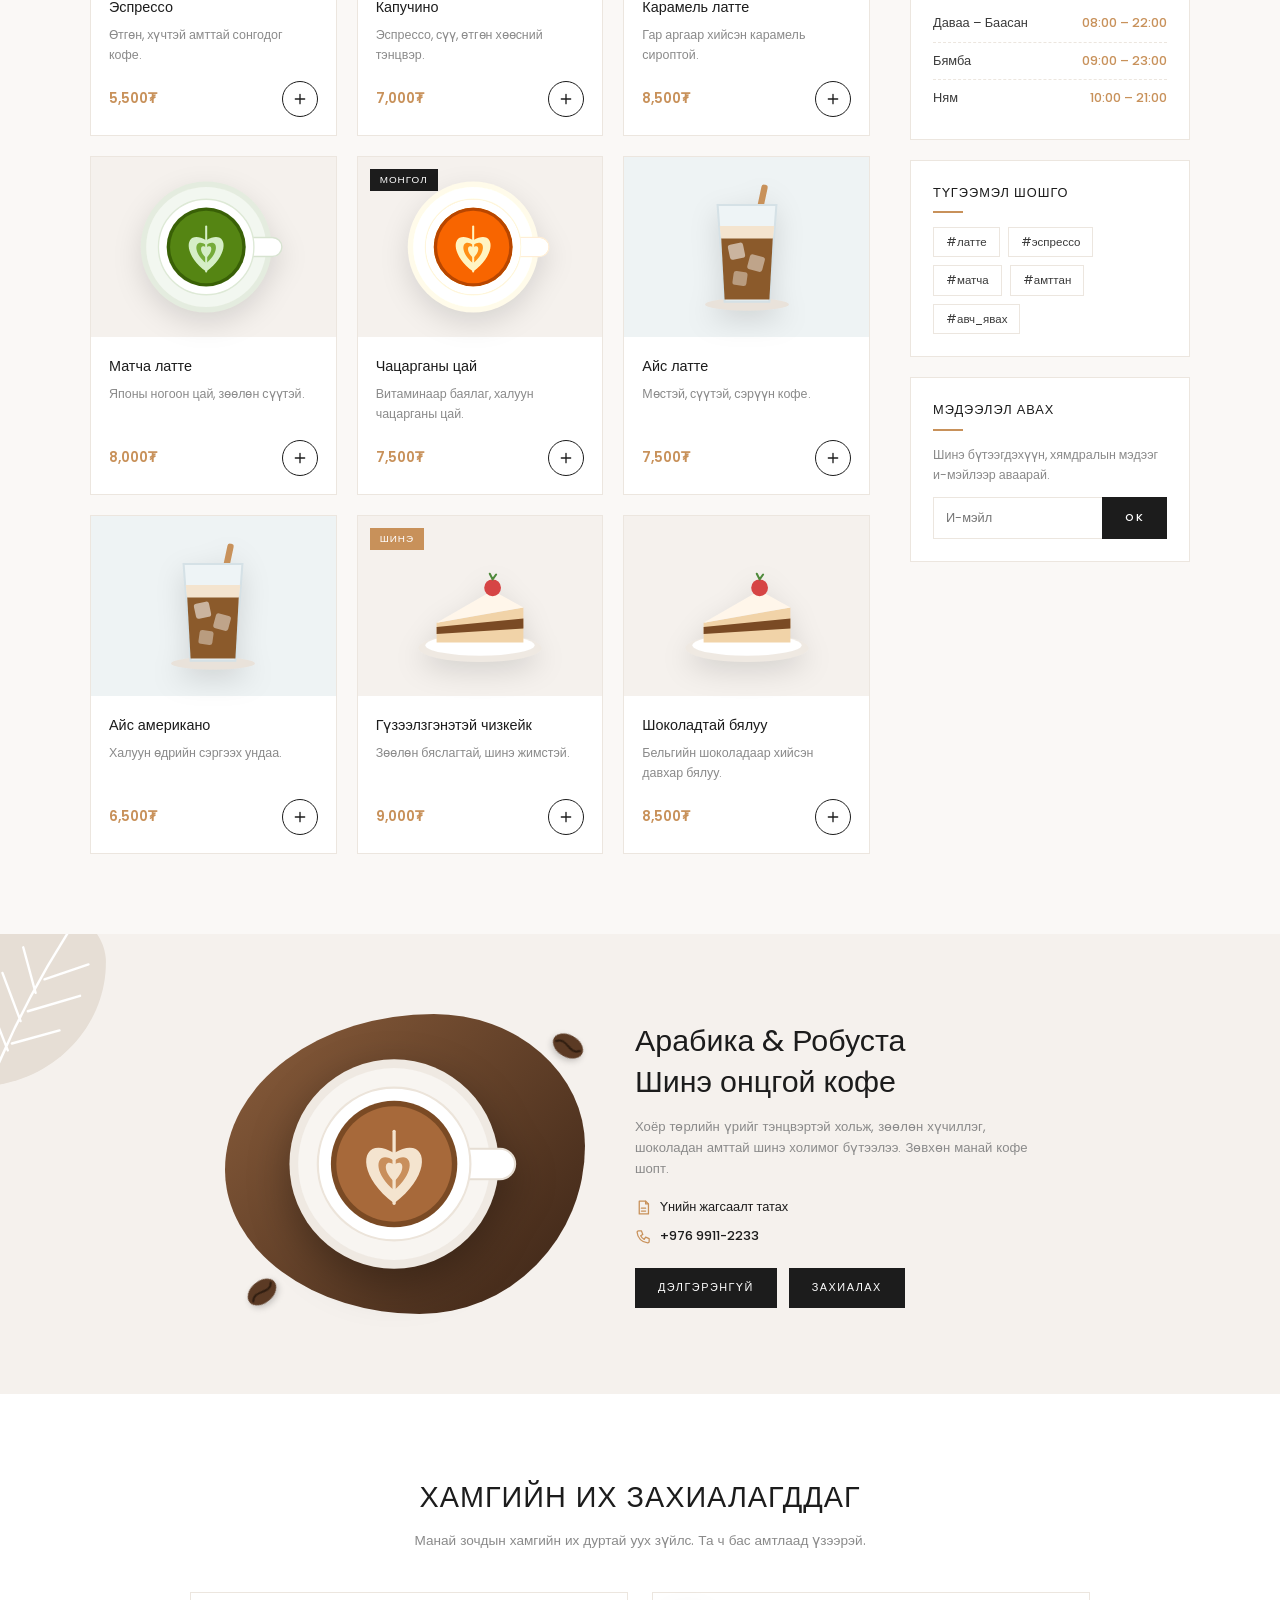
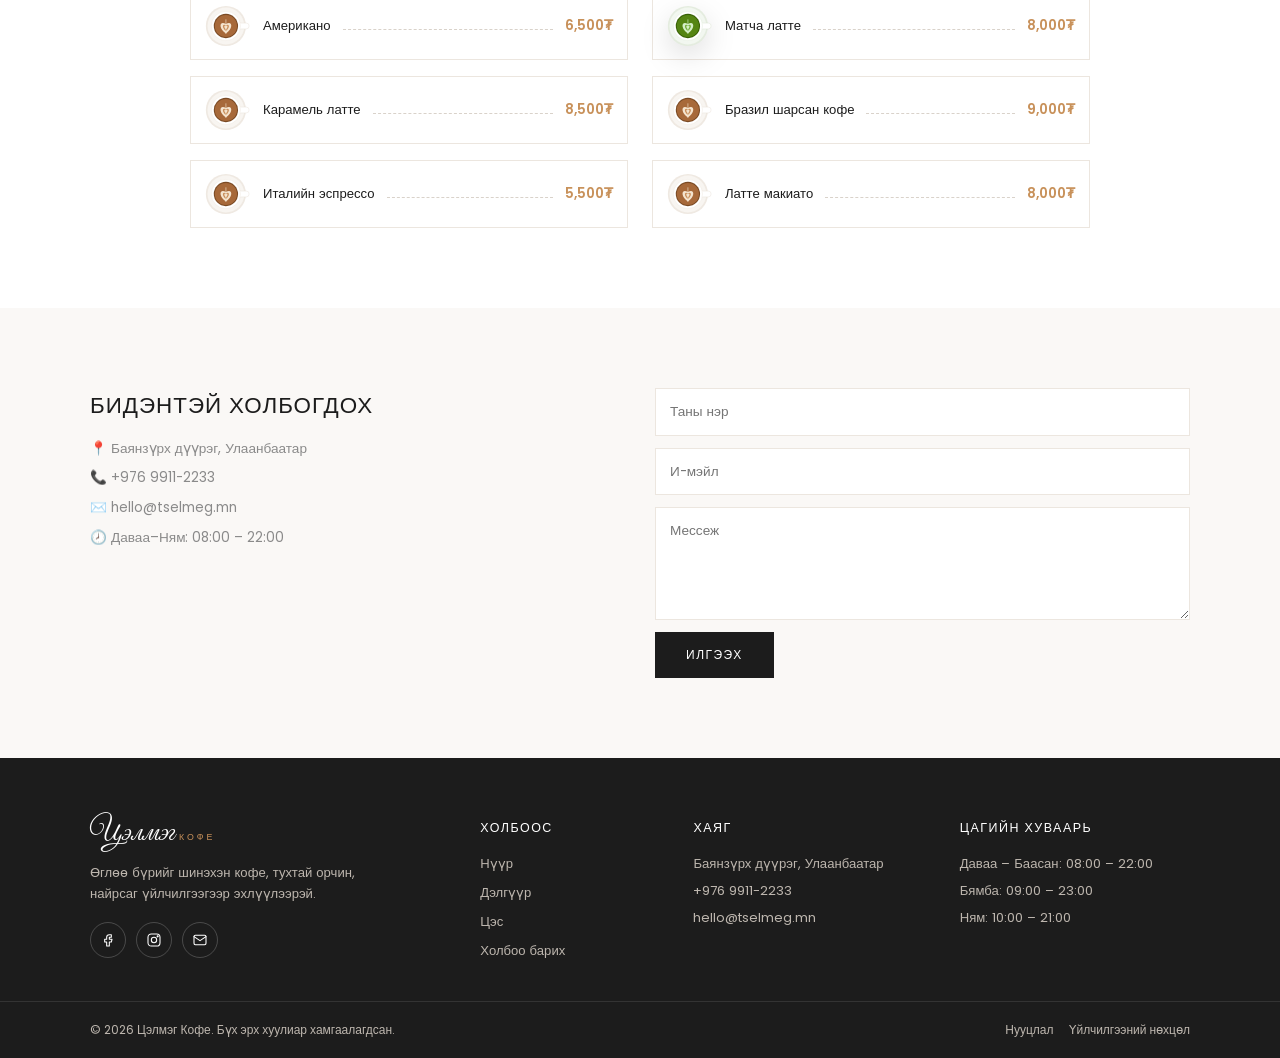
<file: lab-5/index.html>
<!DOCTYPE html>
<html lang="mn">
<head>
  <meta charset="UTF-8">
  <meta name="viewport" content="width=device-width, initial-scale=1.0">
  <meta name="description" content="Цэлмэг Кофе — шинэхэн шарсан кофе, амттан, тухтай орчин.">
  <title>Цэлмэг Кофе | Coffee Shop</title>
  <link rel="preconnect" href="https://fonts.googleapis.com">
  <link href="https://fonts.googleapis.com/css2?family=Great+Vibes&family=Poppins:wght@300;400;500;600&display=swap" rel="stylesheet">
  <link rel="stylesheet" href="style.css">
  <script>
    if (window.self !== window.top) document.documentElement.classList.add("in-frame");
    (function () {
      var theme = null;
      try { theme = localStorage.getItem("theme"); } catch (e) {}
      if (!theme) {
        theme = window.matchMedia("(prefers-color-scheme: dark)").matches ? "dark" : "light";
      }
      document.documentElement.setAttribute("data-theme", theme);
    })();
  </script>
</head>
<body>
  <div class="device-bar" id="deviceBar" role="group" aria-label="Төхөөрөмж сонгох">
    <button class="device-btn" type="button" data-device="mobile" data-w="440" data-h="956"> <span>iPhone 17 Pro Max</span></button>
    <button class="device-btn" type="button" data-device="tablet" data-w="820" data-h="1180"> <span>Таблет</span></button>
    <button class="device-btn active" type="button" data-device="desktop"><span>Компьютер</span></button>
  </div>
  <div class="device-overlay" id="deviceOverlay" hidden>
    <p class="device-label" id="deviceLabel"></p>
    <div class="device-frame" id="deviceFrame">
      <iframe id="deviceIframe" title="Төхөөрөмжийн харагдац"></iframe>
    </div>
  </div>
  <svg width="0" height="0" style="position:absolute" aria-hidden="true">
    <defs>
      <symbol id="cup" viewBox="0 0 220 200">
        <circle cx="100" cy="100" r="96" fill="#efe9e2"/>
        <circle cx="100" cy="100" r="88" fill="#f8f5f1"/>
        <rect x="155" y="86" width="56" height="28" rx="14" fill="#ffffff" stroke="#e6ded4" stroke-width="2"/>
        <circle cx="100" cy="100" r="70" fill="#ffffff" stroke="#ece4da" stroke-width="2"/>
        <circle cx="100" cy="100" r="58" fill="#7a4a24"/>
        <circle cx="100" cy="100" r="53" fill="#a7693a"/>
        <path d="M100 136 C62 108 70 72 100 90 C130 72 138 108 100 136Z" fill="#f4e4cf"/>
        <path d="M100 124 C78 106 84 86 100 97 C116 86 122 106 100 124Z" fill="#c98f5c"/>
        <path d="M100 116 C88 105 92 94 100 101 C108 94 112 105 100 116Z" fill="#f4e4cf"/>
        <path d="M100 136 L100 70" stroke="#f4e4cf" stroke-width="3" stroke-linecap="round"/>
      </symbol>
      <symbol id="glass" viewBox="0 0 200 200">
        <ellipse cx="100" cy="182" rx="60" ry="9" fill="#e9e2da"/>
        <rect x="112" y="10" width="9" height="90" rx="4" fill="#c8915a" transform="rotate(12 116 55)"/>
        <path d="M58 40 L142 40 L132 178 L68 178 Z" fill="#eef4f6" stroke="#d5e1e6" stroke-width="3"/>
        <path d="M63 85 L137 85 L132 175 L68 175 Z" fill="#8b5a2b"/>
        <path d="M61 70 L139 70 L137 88 L63 88 Z" fill="#f4e4cf"/>
        <rect x="74" y="95" width="22" height="22" rx="4" fill="#ffffff" opacity="0.55" transform="rotate(-12 85 106)"/>
        <rect x="102" y="112" width="22" height="22" rx="4" fill="#ffffff" opacity="0.45" transform="rotate(15 113 123)"/>
        <rect x="80" y="135" width="20" height="20" rx="4" fill="#ffffff" opacity="0.4" transform="rotate(8 90 145)"/>
      </symbol>
      <symbol id="cake" viewBox="0 0 200 200">
        <ellipse cx="100" cy="160" rx="88" ry="20" fill="#efe9e2"/>
        <ellipse cx="100" cy="156" rx="78" ry="15" fill="#ffffff"/>
        <path d="M38 152 L162 152 L162 102 L38 124 Z" fill="#f1d3a8"/>
        <path d="M38 140 L162 132 L162 118 L38 130 Z" fill="#7a4a24"/>
        <path d="M38 124 L162 102 L118 78 Z" fill="#fff6ea"/>
        <circle cx="118" cy="74" r="12" fill="#d64545"/>
        <path d="M118 62 l-4 -8 M118 62 l5 -7" stroke="#4f8a3c" stroke-width="3" stroke-linecap="round"/>
      </symbol>
      <symbol id="bean" viewBox="0 0 40 28">
        <ellipse cx="20" cy="14" rx="19" ry="13" fill="#5b3a24"/>
        <path d="M5 16 C14 5 26 23 35 12" stroke="#2f1d10" stroke-width="2.5" fill="none" stroke-linecap="round"/>
      </symbol>
      <symbol id="leaf" viewBox="0 0 200 260">
        <path d="M100 250 C20 200 0 110 40 40 C70 0 140 0 165 45 C200 115 175 205 100 250Z" fill="currentColor"/>
        <path d="M100 250 C95 170 100 90 110 20 M102 200 L60 160 M101 160 L55 115 M103 120 L65 75 M103 190 L150 150 M104 145 L155 100 M106 100 L148 60"
              style="stroke: var(--leaf-vein)" stroke-width="3" fill="none" stroke-linecap="round"/>
      </symbol>
      <symbol id="plus" viewBox="0 0 24 24">
        <path d="M12 5v14M5 12h14"/>
      </symbol>
    </defs>
  </svg>
  <header class="header" id="header">
    <div class="container nav">
      <a href="#home" class="logo" aria-label="Цэлмэг Кофе нүүр">Цэлмэг<span>кофе</span></a>

      <nav class="main-nav" aria-label="Үндсэн цэс">
        <ul class="nav-menu" id="navMenu">
          <li><a href="#home" class="active">Нүүр</a></li>
          <li><a href="#offer">Санал</a></li>
          <li><a href="#shop">Дэлгүүр</a></li>
          <li><a href="#featured">Онцлох</a></li>
          <li><a href="#menu">Цэс</a></li>
          <li><a href="#contact">Холбоо барих</a></li>
        </ul>
      </nav>

      <div class="nav-icons">
        <button class="theme-toggle" id="themeToggle" type="button" aria-label="Бараан горим асаах">
          <svg class="icon-moon" viewBox="0 0 24 24"><path d="M20 14.5A8 8 0 0 1 9.5 4a8 8 0 1 0 10.5 10.5z"/></svg>
          <svg class="icon-sun" viewBox="0 0 24 24"><circle cx="12" cy="12" r="4"/><path d="M12 2v2M12 20v2M4.9 4.9l1.4 1.4M17.7 17.7l1.4 1.4M2 12h2M20 12h2M4.9 19.1l1.4-1.4M17.7 6.3l1.4-1.4"/></svg>
        </button>
        <a href="#shop" aria-label="Хайх">
          <svg viewBox="0 0 24 24"><circle cx="11" cy="11" r="7"/><path d="M20 20l-4-4"/></svg>
        </a>
        <a href="#contact" aria-label="Хэрэглэгч" class="hide-sm">
          <svg viewBox="0 0 24 24"><circle cx="12" cy="8" r="4"/><path d="M4 21c1-4 4-6 8-6s7 2 8 6"/></svg>
        </a>
        <a href="#shop" aria-label="Дуртай" class="hide-sm">
          <svg viewBox="0 0 24 24"><path d="M12 20s-7-4.5-7-10a4 4 0 0 1 7-2.5A4 4 0 0 1 19 10c0 5.5-7 10-7 10z"/></svg>
        </a>
        <a href="#shop" aria-label="Сагс" class="cart">
          <svg viewBox="0 0 24 24"><path d="M5 8h14l-1 12H6z"/><path d="M9 8V6a3 3 0 0 1 6 0v2"/></svg>
          <span class="badge" id="cartCount">0</span>
        </a>
        <button class="menu-toggle" id="menuToggle" aria-label="Цэс нээх" aria-expanded="false" aria-controls="navMenu">
          <span></span><span></span><span></span>
        </button>
      </div>
    </div>
  </header>

  <main>
    <section class="hero" id="home" aria-labelledby="hero-title">
      <svg class="leaf leaf-1" aria-hidden="true"><use href="#leaf"/></svg>
      <svg class="leaf leaf-2" aria-hidden="true"><use href="#leaf"/></svg>

      <div class="container hero-inner">
        <div class="hero-text">
          <h1 id="hero-title">Шинэхэн халуун<br>кофе танд</h1>
          <p>Ногоон кофены үрийг халуун агаарт шарж, өглөө бүр шинээр нунтаглан бэлтгэдэг. Амт, үнэрийг нь мэдрээрэй.</p>
          <div class="btn-group">
            <a href="#shop" class="btn btn-dark">Захиалах</a>
            <a href="#menu" class="btn btn-outline">Цэс үзэх</a>
          </div>
        </div>

        <div class="hero-visual" aria-hidden="true">
          <svg class="hero-cup"><use href="#cup"/></svg>
          <svg class="bean b1"><use href="#bean"/></svg>
          <svg class="bean b2"><use href="#bean"/></svg>
          <svg class="bean b3"><use href="#bean"/></svg>
          <svg class="bean b4"><use href="#bean"/></svg>
          <svg class="bean b5"><use href="#bean"/></svg>
          <svg class="bean b6"><use href="#bean"/></svg>
        </div>
      </div>
    </section>

    <section class="section" id="offer" aria-labelledby="offer-title">
      <div class="container">
        <header class="section-head">
          <h2 id="offer-title">Манай амттай санал</h2>
          <p>Кофе сонирхогч бүрт тохирох сонголт бидэнд бий. Өдөр бүр шинээр бэлтгэнэ.</p>
        </header>

        <div class="offer-grid">
          <article class="offer-item">
            <svg class="line-icon" viewBox="0 0 64 64" aria-hidden="true">
              <path d="M12 24h34v12a15 15 0 0 1-15 15h-4A15 15 0 0 1 12 36z"/>
              <path d="M46 28h4a6 6 0 0 1 0 12h-5"/>
              <path d="M8 56h44"/>
              <path d="M24 8c-3 4 3 6 0 11M33 8c-3 4 3 6 0 11"/>
            </svg>
            <h3>Кофены төрөл</h3>
            <p>Эспрессо, латте, капучино зэрэг сонгодог уух зүйлс.</p>
          </article>
          <article class="offer-item">
            <svg class="line-icon" viewBox="0 0 64 64" aria-hidden="true">
              <ellipse cx="22" cy="30" rx="11" ry="16" transform="rotate(-30 22 30)"/>
              <path d="M14 40c8-4 6-16 16-20"/>
              <ellipse cx="44" cy="36" rx="11" ry="16" transform="rotate(25 44 36)"/>
              <path d="M38 50c4-8 2-20 12-26"/>
            </svg>
            <h3>Үрийн төрөл</h3>
            <p>Этиоп, Колумб, Бразилын шилдэг үрүүд.</p>
          </article>
          <article class="offer-item">
            <svg class="line-icon" viewBox="0 0 64 64" aria-hidden="true">
              <path d="M6 40c4-12 14-20 26-20s22 8 26 20c-6 4-12 2-14-2-4 6-20 6-24 0-2 4-8 6-14 2z"/>
              <path d="M24 22l4 16M40 22l-4 16M32 20v18"/>
            </svg>
            <h3>Кофе & Нарийн боов</h3>
            <p>Шинээр жигнэсэн круассан, маффин, бялуу.</p>
          </article>
          <article class="offer-item">
            <svg class="line-icon" viewBox="0 0 64 64" aria-hidden="true">
              <path d="M18 20h28l-4 36H22z"/>
              <path d="M15 13h34v7H15z"/>
              <path d="M22 9h20v4H22z"/>
              <path d="M20 32h24"/>
            </svg>
            <h3>Авч явах кофе</h3>
            <p>Яарч байна уу? Хэдхэн минутад бэлэн болно.</p>
          </article>
        </div>
      </div>
    </section>
    <section class="section shop-section" id="shop" aria-labelledby="shop-title">
      <div class="container">
        <header class="section-head">
          <h2 id="shop-title">Манай дэлгүүр</h2>
          <p>Дуртай ундаа, амттанаа сонгоод сагсандаа нэмээрэй.</p>
        </header>

        <div class="shop-layout">
          <div class="shop-main">
            <div class="shop-toolbar">
              <p class="result-count">Нийт <strong id="productCount">9</strong> бүтээгдэхүүн</p>
              <div class="filters" role="group" aria-label="Ангиллаар шүүх">
                <button class="filter-btn active" data-filter="all" aria-pressed="true">Бүгд</button>
                <button class="filter-btn" data-filter="coffee" aria-pressed="false">Кофе</button>
                <button class="filter-btn" data-filter="tea" aria-pressed="false">Цай</button>
                <button class="filter-btn" data-filter="cold" aria-pressed="false">Хүйтэн</button>
                <button class="filter-btn" data-filter="dessert" aria-pressed="false">Амттан</button>
              </div>
            </div>
            <div class="product-grid">
              <article class="product-card" data-category="coffee">
                <div class="product-media">
                  <span class="tag">Хит</span>
                  <svg aria-hidden="true"><use href="#cup"/></svg>
                </div>
                <div class="product-body">
                  <h3>Эспрессо</h3>
                  <p>Өтгөн, хүчтэй амттай сонгодог кофе.</p>
                  <div class="product-footer">
                    <span class="price">5,500₮</span>
                    <button class="add-btn" data-name="Эспрессо" aria-label="Эспрессо сагсанд нэмэх">
                      <svg><use href="#plus"/></svg>
                    </button>
                  </div>
                </div>
              </article>
              <article class="product-card" data-category="coffee">
                <div class="product-media">
                  <svg aria-hidden="true"><use href="#cup"/></svg>
                </div>
                <div class="product-body">
                  <h3>Капучино</h3>
                  <p>Эспрессо, сүү, өтгөн хөөсний тэнцвэр.</p>
                  <div class="product-footer">
                    <span class="price">7,000₮</span>
                    <button class="add-btn" data-name="Капучино" aria-label="Капучино сагсанд нэмэх">
                      <svg><use href="#plus"/></svg>
                    </button>
                  </div>
                </div>
              </article>
              <article class="product-card" data-category="coffee">
                <div class="product-media">
                  <span class="tag tag-new">Шинэ</span>
                  <svg aria-hidden="true"><use href="#cup"/></svg>
                </div>
                <div class="product-body">
                  <h3>Карамель латте</h3>
                  <p>Гар аргаар хийсэн карамель сироптой.</p>
                  <div class="product-footer">
                    <span class="price">8,500₮</span>
                    <button class="add-btn" data-name="Карамель латте" aria-label="Карамель латте сагсанд нэмэх">
                      <svg><use href="#plus"/></svg>
                    </button>
                  </div>
                </div>
              </article>
              <article class="product-card" data-category="tea">
                <div class="product-media tint-green">
                  <svg aria-hidden="true"><use href="#cup"/></svg>
                </div>
                <div class="product-body">
                  <h3>Матча латте</h3>
                  <p>Японы ногоон цай, зөөлөн сүүтэй.</p>
                  <div class="product-footer">
                    <span class="price">8,000₮</span>
                    <button class="add-btn" data-name="Матча латте" aria-label="Матча латте сагсанд нэмэх">
                      <svg><use href="#plus"/></svg>
                    </button>
                  </div>
                </div>
              </article>
              <article class="product-card" data-category="tea">
                <div class="product-media tint-orange">
                  <span class="tag">Монгол</span>
                  <svg aria-hidden="true"><use href="#cup"/></svg>
                </div>
                <div class="product-body">
                  <h3>Чацарганы цай</h3>
                  <p>Витаминаар баялаг, халуун чацарганы цай.</p>
                  <div class="product-footer">
                    <span class="price">7,500₮</span>
                    <button class="add-btn" data-name="Чацарганы цай" aria-label="Чацарганы цай сагсанд нэмэх">
                      <svg><use href="#plus"/></svg>
                    </button>
                  </div>
                </div>
              </article>
              <article class="product-card" data-category="cold">
                <div class="product-media media-cold">
                  <svg aria-hidden="true"><use href="#glass"/></svg>
                </div>
                <div class="product-body">
                  <h3>Айс латте</h3>
                  <p>Мөстэй, сүүтэй, сэрүүн кофе.</p>
                  <div class="product-footer">
                    <span class="price">7,500₮</span>
                    <button class="add-btn" data-name="Айс латте" aria-label="Айс латте сагсанд нэмэх">
                      <svg><use href="#plus"/></svg>
                    </button>
                  </div>
                </div>
              </article>
              <article class="product-card" data-category="cold">
                <div class="product-media media-cold">
                  <svg aria-hidden="true"><use href="#glass"/></svg>
                </div>
                <div class="product-body">
                  <h3>Айс американо</h3>
                  <p>Халуун өдрийн сэргээх ундаа.</p>
                  <div class="product-footer">
                    <span class="price">6,500₮</span>
                    <button class="add-btn" data-name="Айс американо" aria-label="Айс американо сагсанд нэмэх">
                      <svg><use href="#plus"/></svg>
                    </button>
                  </div>
                </div>
              </article>
              <article class="product-card" data-category="dessert">
                <div class="product-media">
                  <span class="tag tag-new">Шинэ</span>
                  <svg aria-hidden="true"><use href="#cake"/></svg>
                </div>
                <div class="product-body">
                  <h3>Гүзээлзгэнэтэй чизкейк</h3>
                  <p>Зөөлөн бяслагтай, шинэ жимстэй.</p>
                  <div class="product-footer">
                    <span class="price">9,000₮</span>
                    <button class="add-btn" data-name="Чизкейк" aria-label="Чизкейк сагсанд нэмэх">
                      <svg><use href="#plus"/></svg>
                    </button>
                  </div>
                </div>
              </article>
              <article class="product-card" data-category="dessert">
                <div class="product-media">
                  <svg aria-hidden="true"><use href="#cake"/></svg>
                </div>
                <div class="product-body">
                  <h3>Шоколадтай бялуу</h3>
                  <p>Бельгийн шоколадаар хийсэн давхар бялуу.</p>
                  <div class="product-footer">
                    <span class="price">8,500₮</span>
                    <button class="add-btn" data-name="Шоколадтай бялуу" aria-label="Шоколадтай бялуу сагсанд нэмэх">
                      <svg><use href="#plus"/></svg>
                    </button>
                  </div>
                </div>
              </article>
            </div>
          </div>
          <aside class="sidebar" aria-label="Нэмэлт мэдээлэл">
            <section class="widget widget-promo">
              <p class="promo-label">Өнөөдрийн санал</p>
              <p class="promo-big">-50%</p>
              <p>Хоёр дахь латтег хагас үнээр</p>
              <a href="#shop" class="btn btn-light btn-sm">Авах</a>
            </section>

            <section class="widget">
              <h3>Цагийн хуваарь</h3>
              <dl class="hours">
                <div><dt>Даваа – Баасан</dt><dd>08:00 – 22:00</dd></div>
                <div><dt>Бямба</dt><dd>09:00 – 23:00</dd></div>
                <div><dt>Ням</dt><dd>10:00 – 21:00</dd></div>
              </dl>
            </section>

            <section class="widget">
              <h3>Түгээмэл шошго</h3>
              <ul class="tags">
                <li><a href="#shop">#латте</a></li>
                <li><a href="#shop">#эспрессо</a></li>
                <li><a href="#shop">#матча</a></li>
                <li><a href="#shop">#амттан</a></li>
                <li><a href="#shop">#авч_явах</a></li>
              </ul>
            </section>

            <section class="widget">
              <h3>Мэдээлэл авах</h3>
              <p class="widget-text">Шинэ бүтээгдэхүүн, хямдралын мэдээг и-мэйлээр аваарай.</p>
              <form class="newsletter-form" id="newsletterForm">
                <label for="newsEmail" class="sr-only">И-мэйл хаяг</label>
                <input type="email" id="newsEmail" placeholder="И-мэйл" required>
                <button type="submit" class="btn btn-dark btn-sm">OK</button>
              </form>
            </section>
          </aside>
        </div>
      </div>
    </section>
    <section class="featured" id="featured" aria-labelledby="featured-title">
      <svg class="leaf leaf-3" aria-hidden="true"><use href="#leaf"/></svg>
      <div class="container featured-inner">
        <div class="featured-visual" aria-hidden="true">
          <div class="blob"></div>
          <svg class="featured-cup"><use href="#cup"/></svg>
          <svg class="bean b7"><use href="#bean"/></svg>
          <svg class="bean b8"><use href="#bean"/></svg>
        </div>

        <div class="featured-text">
          <h2 id="featured-title">Арабика & Робуста<br>Шинэ онцгой кофе</h2>
          <p>Хоёр төрлийн үрийг тэнцвэртэй хольж, зөөлөн хүчиллэг, шоколадан амттай шинэ холимог бүтээлээ. Зөвхөн манай кофе шопт.</p>
          <ul class="featured-info">
            <li>
              <svg viewBox="0 0 24 24" aria-hidden="true"><path d="M6 3h9l4 4v14H6z"/><path d="M15 3v4h4M9 13h6M9 17h6"/></svg>
              Үнийн жагсаалт татах
            </li>
            <li>
              <svg viewBox="0 0 24 24" aria-hidden="true"><path d="M5 4h4l2 5-3 2a11 11 0 0 0 5 5l2-3 5 2v4a2 2 0 0 1-2 2A16 16 0 0 1 3 6a2 2 0 0 1 2-2z"/></svg>
              +976 9911-2233
            </li>
          </ul>
          <div class="btn-group">
            <a href="#offer" class="btn btn-dark btn-sm">Дэлгэрэнгүй</a>
            <a href="#shop" class="btn btn-dark btn-sm">Захиалах</a>
          </div>
        </div>
      </div>
    </section>
    <section class="section" id="menu" aria-labelledby="menu-title">
      <div class="container">
        <header class="section-head">
          <h2 id="menu-title">Хамгийн их захиалагддаг</h2>
          <p>Манай зочдын хамгийн их дуртай уух зүйлс. Та ч бас амтлаад үзээрэй.</p>
        </header>

        <ul class="menu-list">
          <li class="menu-item">
            <svg class="thumb" aria-hidden="true"><use href="#cup"/></svg>
            <span class="name">Американо</span>
            <span class="dots"></span>
            <span class="price">6,500₮</span>
          </li>
          <li class="menu-item">
            <svg class="thumb tint-green" aria-hidden="true"><use href="#cup"/></svg>
            <span class="name">Матча латте</span>
            <span class="dots"></span>
            <span class="price">8,000₮</span>
          </li>
          <li class="menu-item">
            <svg class="thumb" aria-hidden="true"><use href="#cup"/></svg>
            <span class="name">Карамель латте</span>
            <span class="dots"></span>
            <span class="price">8,500₮</span>
          </li>
          <li class="menu-item">
            <svg class="thumb" aria-hidden="true"><use href="#cup"/></svg>
            <span class="name">Бразил шарсан кофе</span>
            <span class="dots"></span>
            <span class="price">9,000₮</span>
          </li>
          <li class="menu-item">
            <svg class="thumb" aria-hidden="true"><use href="#cup"/></svg>
            <span class="name">Италийн эспрессо</span>
            <span class="dots"></span>
            <span class="price">5,500₮</span>
          </li>
          <li class="menu-item">
            <svg class="thumb" aria-hidden="true"><use href="#cup"/></svg>
            <span class="name">Латте макиато</span>
            <span class="dots"></span>
            <span class="price">8,000₮</span>
          </li>
        </ul>
      </div>
    </section>
    <section class="section contact-section" id="contact" aria-labelledby="contact-title">
      <div class="container contact">
        <div class="contact-info">
          <h2 id="contact-title">Бидэнтэй холбогдох</h2>
          <address>
            <p>📍 Баянзүрх дүүрэг, Улаанбаатар</p>
            <p>📞 <a href="tel:+97699112233">+976 9911-2233</a></p>
            <p>✉️ <a href="mailto:hello@tselmeg.mn">hello@tselmeg.mn</a></p>
          </address>
          <p>🕗 Даваа–Ням: 08:00 – 22:00</p>
        </div>

        <form class="contact-form" id="contactForm">
          <label for="cName" class="sr-only">Таны нэр</label>
          <input type="text" id="cName" placeholder="Таны нэр" required>
          <label for="cEmail" class="sr-only">И-мэйл</label>
          <input type="email" id="cEmail" placeholder="И-мэйл" required>
          <label for="cMsg" class="sr-only">Мессеж</label>
          <textarea id="cMsg" rows="4" placeholder="Мессеж" required></textarea>
          <button type="submit" class="btn btn-dark">Илгээх</button>
        </form>
      </div>
    </section>
  </main>
  <footer class="footer">
    <div class="container footer-grid">
      <section class="footer-col footer-brand">
        <a href="#home" class="logo">Цэлмэг<span>кофе</span></a>
        <p>Өглөө бүрийг шинэхэн кофе, тухтай орчин, найрсаг үйлчилгээгээр эхлүүлээрэй.</p>
        <ul class="socials">
          <li>
            <a href="#" aria-label="Facebook">
              <svg viewBox="0 0 24 24"><path d="M14 8h3V4h-3a4 4 0 0 0-4 4v3H7v4h3v6h4v-6h3l1-4h-4V8z"/></svg>
            </a>
          </li>
          <li>
            <a href="#" aria-label="Instagram">
              <svg viewBox="0 0 24 24"><rect x="3" y="3" width="18" height="18" rx="5"/><circle cx="12" cy="12" r="4"/><circle cx="17.5" cy="6.5" r="0.8"/></svg>
            </a>
          </li>
          <li>
            <a href="mailto:hello@tselmeg.mn" aria-label="И-мэйл">
              <svg viewBox="0 0 24 24"><rect x="3" y="5" width="18" height="14" rx="2"/><path d="M3 7l9 6 9-6"/></svg>
            </a>
          </li>
        </ul>
      </section>

      <nav class="footer-col" aria-label="Footer холбоос">
        <h4>Холбоос</h4>
        <ul class="footer-links">
          <li><a href="#home">Нүүр</a></li>
          <li><a href="#shop">Дэлгүүр</a></li>
          <li><a href="#menu">Цэс</a></li>
          <li><a href="#contact">Холбоо барих</a></li>
        </ul>
      </nav>

      <section class="footer-col">
        <h4>Хаяг</h4>
        <address>
          <p>Баянзүрх дүүрэг, Улаанбаатар</p>
          <p><a href="tel:+97699112233">+976 9911-2233</a></p>
          <p><a href="mailto:hello@tselmeg.mn">hello@tselmeg.mn</a></p>
        </address>
      </section>

      <section class="footer-col">
        <h4>Цагийн хуваарь</h4>
        <p>Даваа – Баасан: 08:00 – 22:00</p>
        <p>Бямба: 09:00 – 23:00</p>
        <p>Ням: 10:00 – 21:00</p>
      </section>
    </div>

    <div class="footer-bottom">
      <div class="container footer-bottom-inner">
        <p>© 2026 Цэлмэг Кофе. Бүх эрх хуулиар хамгаалагдсан.</p>
        <ul class="footer-legal">
          <li><a href="#">Нууцлал</a></li>
          <li><a href="#">Үйлчилгээний нөхцөл</a></li>
        </ul>
      </div>
    </div>
  </footer>
  <div class="toast" id="toast" role="status" aria-live="polite"></div>

  <script src="script.js"></script>
</body>
</html>
</file>
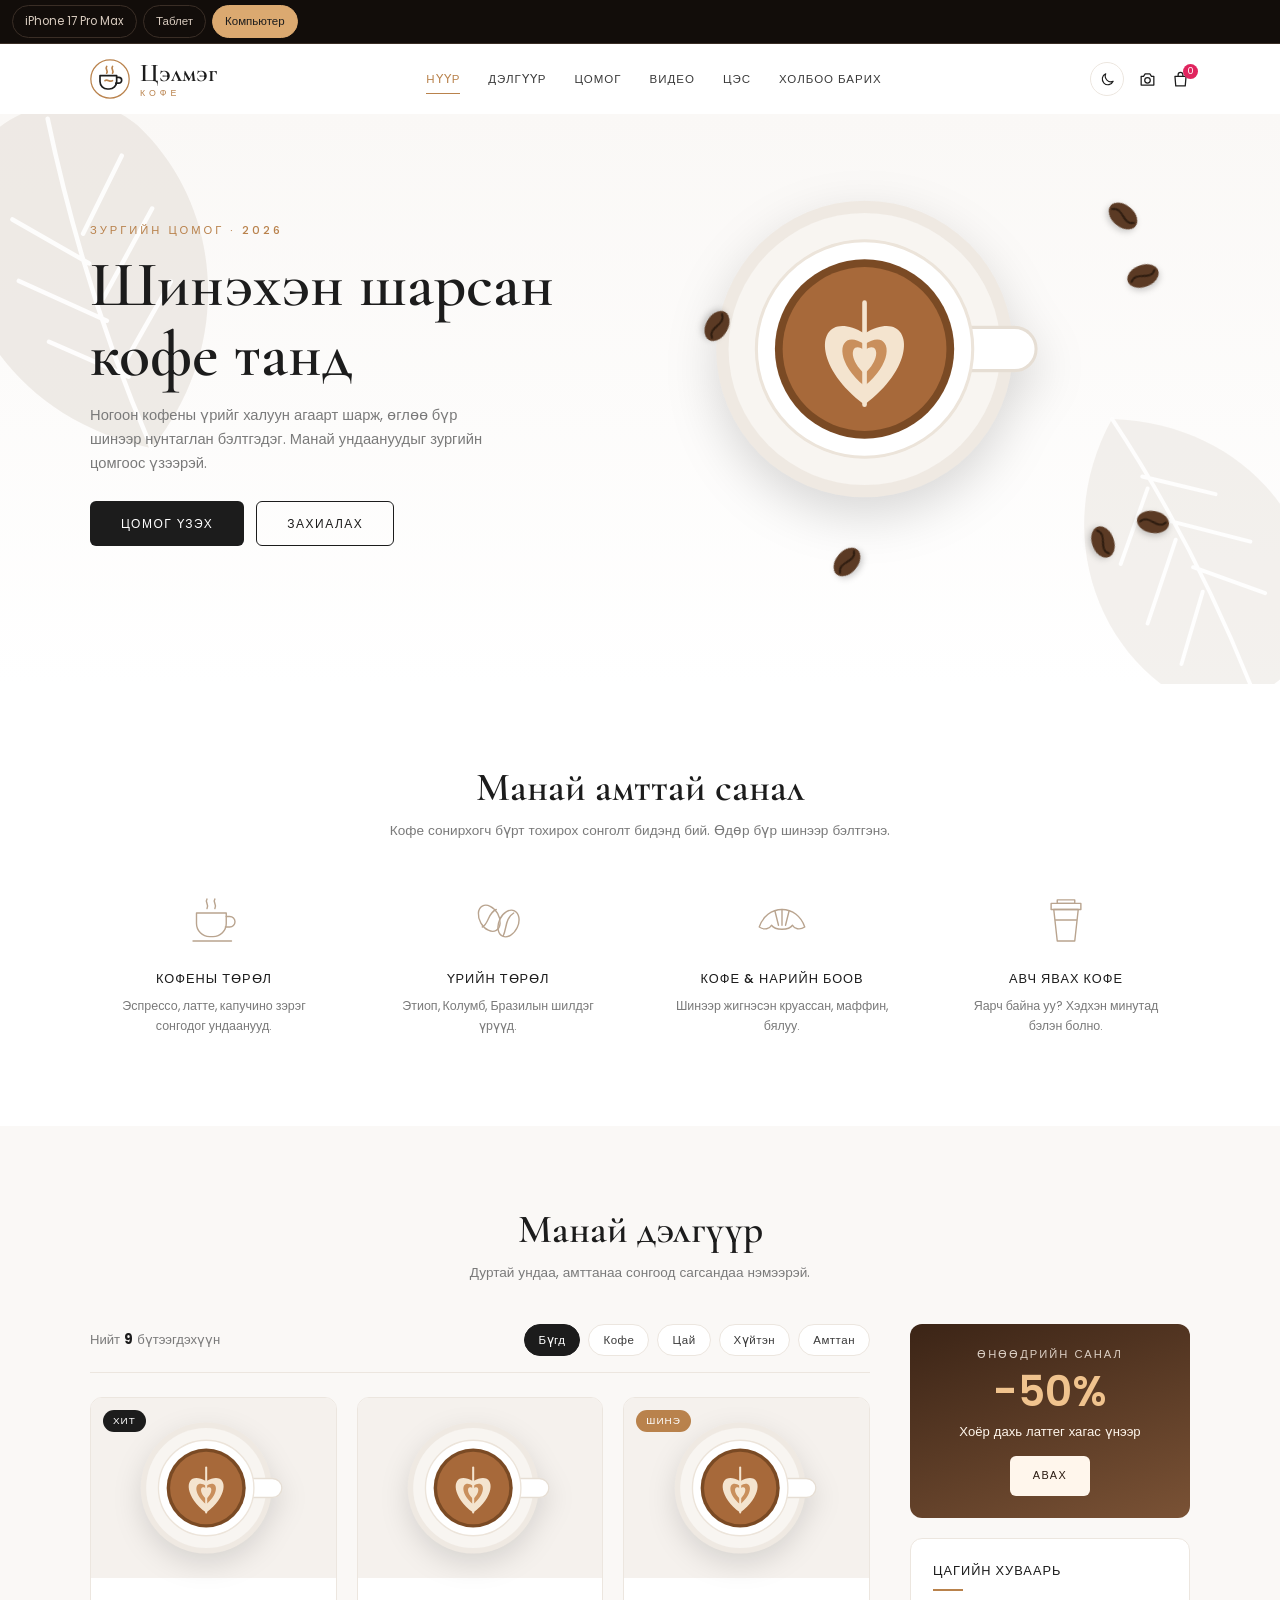
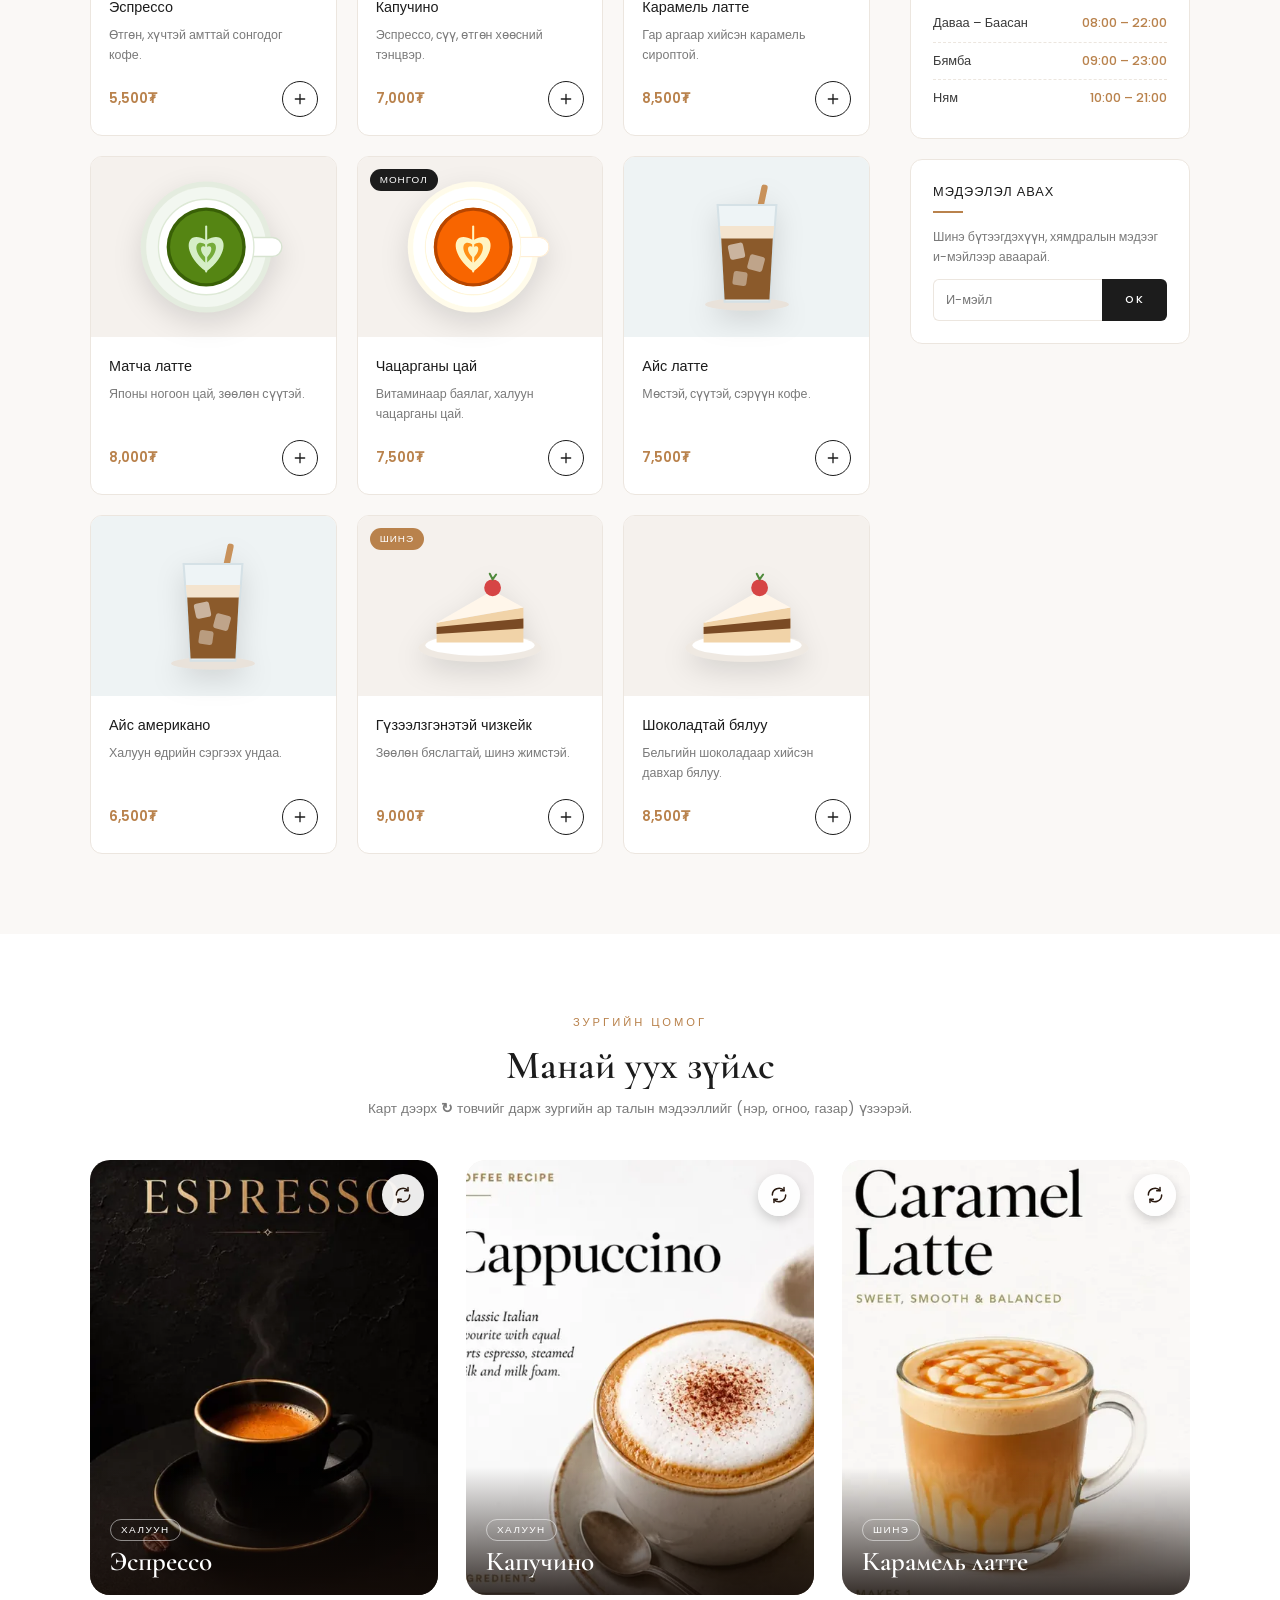
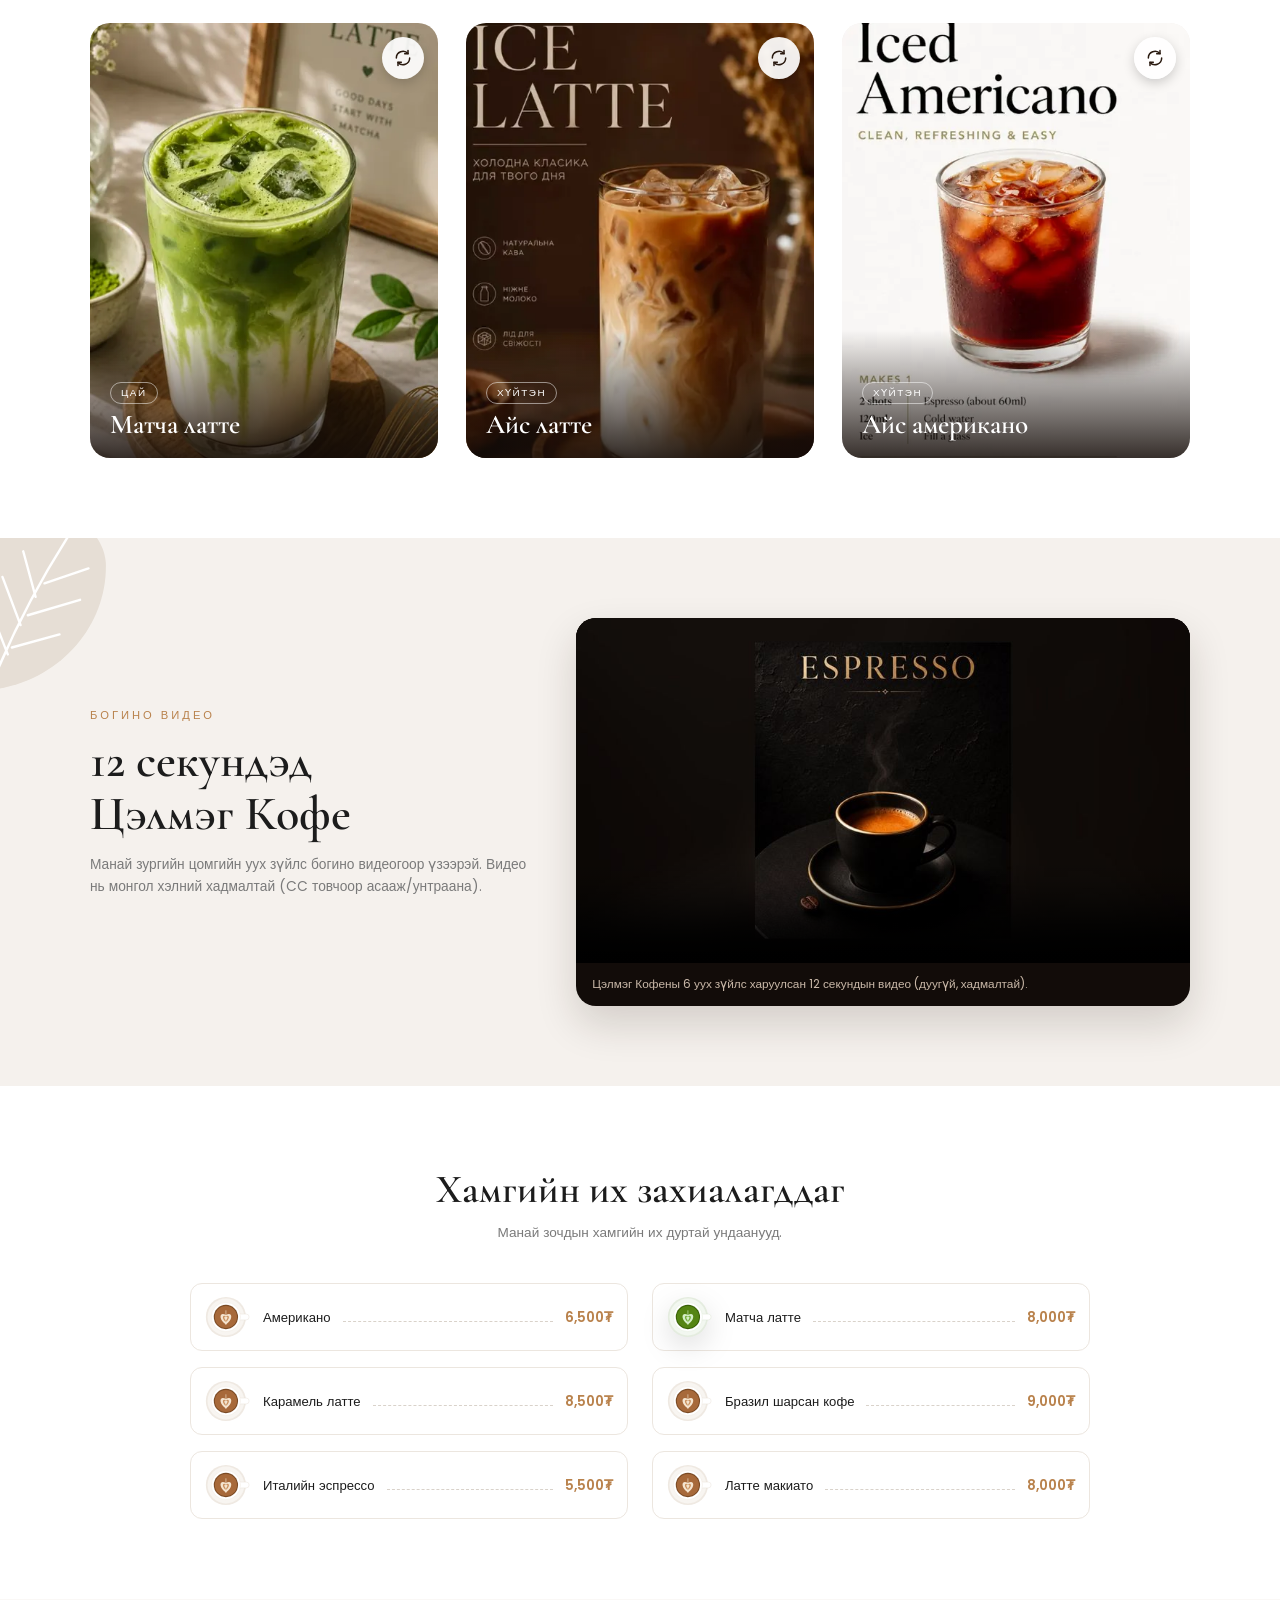
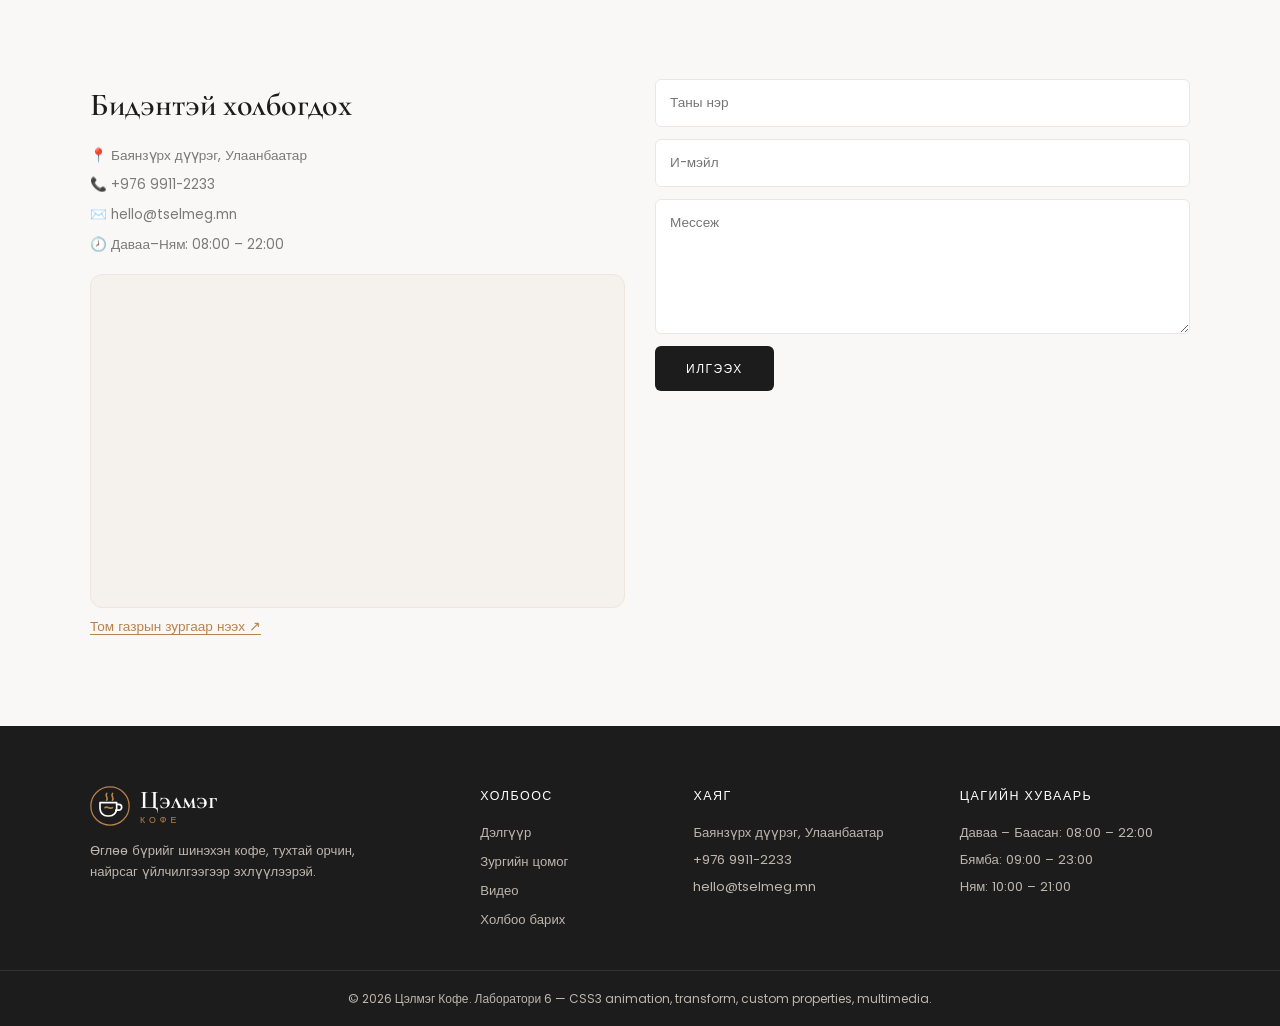
<file: lab-6/index.html>
<!DOCTYPE html>
<html lang="mn">
<head>
  <meta charset="UTF-8">
  <meta name="viewport" content="width=device-width, initial-scale=1.0">
  <meta name="description" content="Цэлмэг Кофе — шинэхэн шарсан кофе, зургийн цомог, тухтай орчин.">
  <meta name="theme-color" content="#1c1c1c">
  <title>Цэлмэг Кофе | Зургийн цомог</title>

  <link rel="preconnect" href="https://fonts.googleapis.com">
  <link rel="preconnect" href="https://fonts.gstatic.com" crossorigin>
  <link href="https://fonts.googleapis.com/css2?family=Cormorant+Garamond:ital,wght@0,500;0,600;1,500&family=Poppins:wght@300;400;500;600&display=swap" rel="stylesheet">
  <link rel="stylesheet" href="style.css">

  <script>
    (function () {
      var root = document.documentElement;
      root.classList.add("js");
      if (window.self !== window.top) root.classList.add("in-frame");
      var theme = null;
      try { theme = localStorage.getItem("theme"); } catch (e) {}
      if (!theme) {
        theme = window.matchMedia("(prefers-color-scheme: dark)").matches ? "dark" : "light";
      }
      root.setAttribute("data-theme", theme);
    })();
  </script>
</head>
<body>
  <div class="device-bar" id="deviceBar" role="group" aria-label="Төхөөрөмж сонгох">
    <button class="device-btn" type="button" data-device="mobile" data-w="440" data-h="956"> <span>iPhone 17 Pro Max</span></button>
    <button class="device-btn" type="button" data-device="tablet" data-w="820" data-h="1180"> <span>Таблет</span></button>
    <button class="device-btn active" type="button" data-device="desktop"> <span>Компьютер</span></button>
  </div>
  <div class="device-overlay" id="deviceOverlay" hidden>
    <p class="device-label" id="deviceLabel"></p>
    <div class="device-frame" id="deviceFrame">
      <iframe id="deviceIframe" title="Төхөөрөмжийн харагдац"></iframe>
    </div>
  </div>

  <a class="skip-link" href="#main">Үндсэн агуулга руу шилжих</a>

  <div class="loader" id="loader" role="status" aria-live="polite">
    <svg class="loader-cup" viewBox="0 0 64 64" aria-hidden="true">
      <path class="steam s1" d="M24 6c-4 5 4 8 0 14"/>
      <path class="steam s2" d="M32 4c-4 5 4 8 0 14"/>
      <path class="steam s3" d="M40 6c-4 5 4 8 0 14"/>
      <path class="cup-body" d="M12 26h36v12a16 16 0 0 1-16 16h-4a16 16 0 0 1-16-16z"/>
      <path class="cup-handle" d="M48 30h4a6 6 0 0 1 0 12h-5"/>
      <path class="cup-plate" d="M8 60h48"/>
    </svg>
    <p class="loader-text">Кофе бэлтгэж байна…</p>
  </div>

  <svg width="0" height="0" style="position:absolute" aria-hidden="true" focusable="false">
    <defs>
      <symbol id="cup" viewBox="0 0 220 200">
        <circle cx="100" cy="100" r="96" fill="#efe9e2"/>
        <circle cx="100" cy="100" r="88" fill="#f8f5f1"/>
        <rect x="155" y="86" width="56" height="28" rx="14" fill="#ffffff" stroke="#e6ded4" stroke-width="2"/>
        <circle cx="100" cy="100" r="70" fill="#ffffff" stroke="#ece4da" stroke-width="2"/>
        <circle cx="100" cy="100" r="58" fill="#7a4a24"/>
        <circle cx="100" cy="100" r="53" fill="#a7693a"/>
        <path d="M100 136 C62 108 70 72 100 90 C130 72 138 108 100 136Z" fill="#f4e4cf"/>
        <path d="M100 124 C78 106 84 86 100 97 C116 86 122 106 100 124Z" fill="#c98f5c"/>
        <path d="M100 116 C88 105 92 94 100 101 C108 94 112 105 100 116Z" fill="#f4e4cf"/>
        <path d="M100 136 L100 70" stroke="#f4e4cf" stroke-width="3" stroke-linecap="round"/>
      </symbol>
      <symbol id="glass" viewBox="0 0 200 200">
        <ellipse cx="100" cy="182" rx="60" ry="9" fill="#e9e2da"/>
        <rect x="112" y="10" width="9" height="90" rx="4" fill="#c8915a" transform="rotate(12 116 55)"/>
        <path d="M58 40 L142 40 L132 178 L68 178 Z" fill="#eef4f6" stroke="#d5e1e6" stroke-width="3"/>
        <path d="M63 85 L137 85 L132 175 L68 175 Z" fill="#8b5a2b"/>
        <path d="M61 70 L139 70 L137 88 L63 88 Z" fill="#f4e4cf"/>
        <rect x="74" y="95" width="22" height="22" rx="4" fill="#ffffff" opacity="0.55" transform="rotate(-12 85 106)"/>
        <rect x="102" y="112" width="22" height="22" rx="4" fill="#ffffff" opacity="0.45" transform="rotate(15 113 123)"/>
        <rect x="80" y="135" width="20" height="20" rx="4" fill="#ffffff" opacity="0.4" transform="rotate(8 90 145)"/>
      </symbol>
      <symbol id="cake" viewBox="0 0 200 200">
        <ellipse cx="100" cy="160" rx="88" ry="20" fill="#efe9e2"/>
        <ellipse cx="100" cy="156" rx="78" ry="15" fill="#ffffff"/>
        <path d="M38 152 L162 152 L162 102 L38 124 Z" fill="#f1d3a8"/>
        <path d="M38 140 L162 132 L162 118 L38 130 Z" fill="#7a4a24"/>
        <path d="M38 124 L162 102 L118 78 Z" fill="#fff6ea"/>
        <circle cx="118" cy="74" r="12" fill="#d64545"/>
        <path d="M118 62 l-4 -8 M118 62 l5 -7" stroke="#4f8a3c" stroke-width="3" stroke-linecap="round"/>
      </symbol>
      <symbol id="bean" viewBox="0 0 40 28">
        <ellipse cx="20" cy="14" rx="19" ry="13" fill="#5b3a24"/>
        <path d="M5 16 C14 5 26 23 35 12" stroke="#2f1d10" stroke-width="2.5" fill="none" stroke-linecap="round"/>
      </symbol>
      <symbol id="leaf" viewBox="0 0 200 260">
        <path d="M100 250 C20 200 0 110 40 40 C70 0 140 0 165 45 C200 115 175 205 100 250Z" fill="currentColor"/>
        <path d="M100 250 C95 170 100 90 110 20 M102 200 L60 160 M101 160 L55 115 M103 120 L65 75 M103 190 L150 150 M104 145 L155 100 M106 100 L148 60"
              style="stroke: var(--leaf-vein)" stroke-width="3" fill="none" stroke-linecap="round"/>
      </symbol>
      <symbol id="plus" viewBox="0 0 24 24"><path d="M12 5v14M5 12h14"/></symbol>
      <symbol id="flip" viewBox="0 0 24 24"><path d="M4 12a8 8 0 0 1 14-5.3M20 12a8 8 0 0 1-14 5.3"/><path d="M18 3v4h-4M6 21v-4h4"/></symbol>
      <symbol id="pin" viewBox="0 0 24 24"><path d="M12 21s-7-6.2-7-11.5a7 7 0 0 1 14 0C19 14.8 12 21 12 21z"/><circle cx="12" cy="9.5" r="2.5"/></symbol>
      <symbol id="calendar" viewBox="0 0 24 24"><rect x="3.5" y="5" width="17" height="15" rx="2"/><path d="M3.5 10h17M8 3v4M16 3v4"/></symbol>
      <symbol id="camera" viewBox="0 0 24 24"><path d="M4 8h3l2-3h6l2 3h3v11H4z"/><circle cx="12" cy="13" r="3.5"/></symbol>
    </defs>
  </svg>

  <header class="header" id="header">
    <div class="container nav">
      <a href="#home" class="logo" aria-label="Цэлмэг Кофе — нүүр хуудас">
        <svg class="logo-mark" viewBox="0 0 48 48" aria-hidden="true" focusable="false">
          <circle cx="24" cy="24" r="23" class="logo-ring"/>
          <path class="logo-steam" d="M20 9c-2.5 3 2.5 5 0 8M27 9c-2.5 3 2.5 5 0 8"/>
          <path class="logo-cup" d="M12 20h20v7a9 9 0 0 1-9 9h-2a9 9 0 0 1-9-9z"/>
          <path class="logo-handle" d="M32 22h2.5a3.5 3.5 0 0 1 0 7H31"/>
          <path class="logo-bean" d="M18 26c3-2.5 6 2.5 9 0"/>
        </svg>
        <span class="logo-text">Цэлмэг<small>кофе</small></span>
      </a>

      <nav class="main-nav" aria-label="Үндсэн цэс">
        <ul class="nav-menu" id="navMenu">
          <li><a href="#home" class="active">Нүүр</a></li>
          <li><a href="#shop">Дэлгүүр</a></li>
          <li><a href="#gallery">Цомог</a></li>
          <li><a href="#story">Видео</a></li>
          <li><a href="#menu">Цэс</a></li>
          <li><a href="#contact">Холбоо барих</a></li>
        </ul>
      </nav>

      <div class="nav-icons">
        <button class="theme-toggle" id="themeToggle" type="button" aria-label="Бараан горим асаах">
          <svg class="icon-moon" viewBox="0 0 24 24" aria-hidden="true"><path d="M20 14.5A8 8 0 0 1 9.5 4a8 8 0 1 0 10.5 10.5z"/></svg>
          <svg class="icon-sun" viewBox="0 0 24 24" aria-hidden="true"><circle cx="12" cy="12" r="4"/><path d="M12 2v2M12 20v2M4.9 4.9l1.4 1.4M17.7 17.7l1.4 1.4M2 12h2M20 12h2M4.9 19.1l1.4-1.4M17.7 6.3l1.4-1.4"/></svg>
        </button>
        <a href="#gallery" aria-label="Зургийн цомог" class="hide-sm">
          <svg viewBox="0 0 24 24" aria-hidden="true"><use href="#camera"/></svg>
        </a>
        <a href="#shop" aria-label="Сагс" class="cart">
          <svg viewBox="0 0 24 24" aria-hidden="true"><path d="M5 8h14l-1 12H6z"/><path d="M9 8V6a3 3 0 0 1 6 0v2"/></svg>
          <span class="badge" id="cartCount">0</span>
        </a>
        <button class="menu-toggle" id="menuToggle" type="button" aria-label="Цэс нээх" aria-expanded="false" aria-controls="navMenu">
          <span></span><span></span><span></span>
        </button>
      </div>
    </div>
  </header>

  <main id="main">
    <section class="hero" id="home" aria-labelledby="hero-title">
      <svg class="leaf leaf-1" aria-hidden="true"><use href="#leaf"/></svg>
      <svg class="leaf leaf-2" aria-hidden="true"><use href="#leaf"/></svg>

      <div class="container hero-inner">
        <div class="hero-text">
          <p class="eyebrow">Зургийн цомог · 2026</p>
          <h1 id="hero-title">Шинэхэн шарсан<br>кофе танд</h1>
          <p>Ногоон кофены үрийг халуун агаарт шарж, өглөө бүр шинээр нунтаглан бэлтгэдэг. Манай ундаануудыг зургийн цомгоос үзээрэй.</p>
          <div class="btn-group">
            <a href="#gallery" class="btn btn-dark">Цомог үзэх</a>
            <a href="#shop" class="btn btn-outline">Захиалах</a>
          </div>
        </div>

        <div class="hero-visual" aria-hidden="true">
          <svg class="hero-cup"><use href="#cup"/></svg>
          <svg class="bean b1"><use href="#bean"/></svg>
          <svg class="bean b2"><use href="#bean"/></svg>
          <svg class="bean b3"><use href="#bean"/></svg>
          <svg class="bean b4"><use href="#bean"/></svg>
          <svg class="bean b5"><use href="#bean"/></svg>
          <svg class="bean b6"><use href="#bean"/></svg>
        </div>
      </div>
    </section>

    <section class="section" id="offer" aria-labelledby="offer-title">
      <div class="container">
        <header class="section-head">
          <h2 id="offer-title">Манай амттай санал</h2>
          <p>Кофе сонирхогч бүрт тохирох сонголт бидэнд бий. Өдөр бүр шинээр бэлтгэнэ.</p>
        </header>
        <div class="offer-grid">
          <article class="offer-item">
            <svg class="line-icon" viewBox="0 0 64 64" aria-hidden="true"><path d="M12 24h34v12a15 15 0 0 1-15 15h-4A15 15 0 0 1 12 36z"/><path d="M46 28h4a6 6 0 0 1 0 12h-5"/><path d="M8 56h44"/><path d="M24 8c-3 4 3 6 0 11M33 8c-3 4 3 6 0 11"/></svg>
            <h3>Кофены төрөл</h3>
            <p>Эспрессо, латте, капучино зэрэг сонгодог ундаанууд.</p>
          </article>
          <article class="offer-item">
            <svg class="line-icon" viewBox="0 0 64 64" aria-hidden="true"><ellipse cx="22" cy="30" rx="11" ry="16" transform="rotate(-30 22 30)"/><path d="M14 40c8-4 6-16 16-20"/><ellipse cx="44" cy="36" rx="11" ry="16" transform="rotate(25 44 36)"/><path d="M38 50c4-8 2-20 12-26"/></svg>
            <h3>Үрийн төрөл</h3>
            <p>Этиоп, Колумб, Бразилын шилдэг үрүүд.</p>
          </article>
          <article class="offer-item">
            <svg class="line-icon" viewBox="0 0 64 64" aria-hidden="true"><path d="M6 40c4-12 14-20 26-20s22 8 26 20c-6 4-12 2-14-2-4 6-20 6-24 0-2 4-8 6-14 2z"/><path d="M24 22l4 16M40 22l-4 16M32 20v18"/></svg>
            <h3>Кофе & Нарийн боов</h3>
            <p>Шинээр жигнэсэн круассан, маффин, бялуу.</p>
          </article>
          <article class="offer-item">
            <svg class="line-icon" viewBox="0 0 64 64" aria-hidden="true"><path d="M18 20h28l-4 36H22z"/><path d="M15 13h34v7H15z"/><path d="M22 9h20v4H22z"/><path d="M20 32h24"/></svg>
            <h3>Авч явах кофе</h3>
            <p>Яарч байна уу? Хэдхэн минутад бэлэн болно.</p>
          </article>
        </div>
      </div>
    </section>

    <section class="section shop-section" id="shop" aria-labelledby="shop-title">
      <div class="container">
        <header class="section-head">
          <h2 id="shop-title">Манай дэлгүүр</h2>
          <p>Дуртай ундаа, амттанаа сонгоод сагсандаа нэмээрэй.</p>
        </header>

        <div class="shop-layout">
          <div class="shop-main">
            <div class="shop-toolbar">
              <p class="result-count">Нийт <strong id="productCount">9</strong> бүтээгдэхүүн</p>
              <div class="filters" role="group" aria-label="Ангиллаар шүүх">
                <button class="filter-btn active" type="button" data-filter="all" aria-pressed="true">Бүгд</button>
                <button class="filter-btn" type="button" data-filter="coffee" aria-pressed="false">Кофе</button>
                <button class="filter-btn" type="button" data-filter="tea" aria-pressed="false">Цай</button>
                <button class="filter-btn" type="button" data-filter="cold" aria-pressed="false">Хүйтэн</button>
                <button class="filter-btn" type="button" data-filter="dessert" aria-pressed="false">Амттан</button>
              </div>
            </div>

            <div class="product-grid">
              <article class="product-card" data-category="coffee">
                <div class="product-media"><span class="tag">Хит</span><svg aria-hidden="true"><use href="#cup"/></svg></div>
                <div class="product-body">
                  <h3>Эспрессо</h3>
                  <p>Өтгөн, хүчтэй амттай сонгодог кофе.</p>
                  <div class="product-footer">
                    <span class="price">5,500₮</span>
                    <button class="add-btn" type="button" data-name="Эспрессо" aria-label="Эспрессо сагсанд нэмэх"><svg aria-hidden="true"><use href="#plus"/></svg></button>
                  </div>
                </div>
              </article>
              <article class="product-card" data-category="coffee">
                <div class="product-media"><svg aria-hidden="true"><use href="#cup"/></svg></div>
                <div class="product-body">
                  <h3>Капучино</h3>
                  <p>Эспрессо, сүү, өтгөн хөөсний тэнцвэр.</p>
                  <div class="product-footer">
                    <span class="price">7,000₮</span>
                    <button class="add-btn" type="button" data-name="Капучино" aria-label="Капучино сагсанд нэмэх"><svg aria-hidden="true"><use href="#plus"/></svg></button>
                  </div>
                </div>
              </article>
              <article class="product-card" data-category="coffee">
                <div class="product-media"><span class="tag tag-new">Шинэ</span><svg aria-hidden="true"><use href="#cup"/></svg></div>
                <div class="product-body">
                  <h3>Карамель латте</h3>
                  <p>Гар аргаар хийсэн карамель сироптой.</p>
                  <div class="product-footer">
                    <span class="price">8,500₮</span>
                    <button class="add-btn" type="button" data-name="Карамель латте" aria-label="Карамель латте сагсанд нэмэх"><svg aria-hidden="true"><use href="#plus"/></svg></button>
                  </div>
                </div>
              </article>
              <article class="product-card" data-category="tea">
                <div class="product-media tint-green"><svg aria-hidden="true"><use href="#cup"/></svg></div>
                <div class="product-body">
                  <h3>Матча латте</h3>
                  <p>Японы ногоон цай, зөөлөн сүүтэй.</p>
                  <div class="product-footer">
                    <span class="price">8,000₮</span>
                    <button class="add-btn" type="button" data-name="Матча латте" aria-label="Матча латте сагсанд нэмэх"><svg aria-hidden="true"><use href="#plus"/></svg></button>
                  </div>
                </div>
              </article>
              <article class="product-card" data-category="tea">
                <div class="product-media tint-orange"><span class="tag">Монгол</span><svg aria-hidden="true"><use href="#cup"/></svg></div>
                <div class="product-body">
                  <h3>Чацарганы цай</h3>
                  <p>Витаминаар баялаг, халуун чацарганы цай.</p>
                  <div class="product-footer">
                    <span class="price">7,500₮</span>
                    <button class="add-btn" type="button" data-name="Чацарганы цай" aria-label="Чацарганы цай сагсанд нэмэх"><svg aria-hidden="true"><use href="#plus"/></svg></button>
                  </div>
                </div>
              </article>
              <article class="product-card" data-category="cold">
                <div class="product-media media-cold"><svg aria-hidden="true"><use href="#glass"/></svg></div>
                <div class="product-body">
                  <h3>Айс латте</h3>
                  <p>Мөстэй, сүүтэй, сэрүүн кофе.</p>
                  <div class="product-footer">
                    <span class="price">7,500₮</span>
                    <button class="add-btn" type="button" data-name="Айс латте" aria-label="Айс латте сагсанд нэмэх"><svg aria-hidden="true"><use href="#plus"/></svg></button>
                  </div>
                </div>
              </article>
              <article class="product-card" data-category="cold">
                <div class="product-media media-cold"><svg aria-hidden="true"><use href="#glass"/></svg></div>
                <div class="product-body">
                  <h3>Айс американо</h3>
                  <p>Халуун өдрийн сэргээх ундаа.</p>
                  <div class="product-footer">
                    <span class="price">6,500₮</span>
                    <button class="add-btn" type="button" data-name="Айс американо" aria-label="Айс американо сагсанд нэмэх"><svg aria-hidden="true"><use href="#plus"/></svg></button>
                  </div>
                </div>
              </article>
              <article class="product-card" data-category="dessert">
                <div class="product-media"><span class="tag tag-new">Шинэ</span><svg aria-hidden="true"><use href="#cake"/></svg></div>
                <div class="product-body">
                  <h3>Гүзээлзгэнэтэй чизкейк</h3>
                  <p>Зөөлөн бяслагтай, шинэ жимстэй.</p>
                  <div class="product-footer">
                    <span class="price">9,000₮</span>
                    <button class="add-btn" type="button" data-name="Чизкейк" aria-label="Чизкейк сагсанд нэмэх"><svg aria-hidden="true"><use href="#plus"/></svg></button>
                  </div>
                </div>
              </article>
              <article class="product-card" data-category="dessert">
                <div class="product-media"><svg aria-hidden="true"><use href="#cake"/></svg></div>
                <div class="product-body">
                  <h3>Шоколадтай бялуу</h3>
                  <p>Бельгийн шоколадаар хийсэн давхар бялуу.</p>
                  <div class="product-footer">
                    <span class="price">8,500₮</span>
                    <button class="add-btn" type="button" data-name="Шоколадтай бялуу" aria-label="Шоколадтай бялуу сагсанд нэмэх"><svg aria-hidden="true"><use href="#plus"/></svg></button>
                  </div>
                </div>
              </article>
            </div>
          </div>

          <aside class="sidebar" aria-label="Нэмэлт мэдээлэл">
            <section class="widget widget-promo">
              <p class="promo-label">Өнөөдрийн санал</p>
              <p class="promo-big">-50%</p>
              <p>Хоёр дахь латтег хагас үнээр</p>
              <a href="#shop" class="btn btn-light btn-sm">Авах</a>
            </section>
            <section class="widget">
              <h3>Цагийн хуваарь</h3>
              <dl class="hours">
                <div><dt>Даваа – Баасан</dt><dd>08:00 – 22:00</dd></div>
                <div><dt>Бямба</dt><dd>09:00 – 23:00</dd></div>
                <div><dt>Ням</dt><dd>10:00 – 21:00</dd></div>
              </dl>
            </section>
            <section class="widget">
              <h3>Мэдээлэл авах</h3>
              <p class="widget-text">Шинэ бүтээгдэхүүн, хямдралын мэдээг и-мэйлээр аваарай.</p>
              <form class="newsletter-form" id="newsletterForm">
                <label for="newsEmail" class="sr-only">И-мэйл хаяг</label>
                <input type="email" id="newsEmail" placeholder="И-мэйл" autocomplete="email" required>
                <button type="submit" class="btn btn-dark btn-sm">OK</button>
              </form>
            </section>
          </aside>
        </div>
      </div>
    </section>

    <section class="section gallery-section" id="gallery" aria-labelledby="gallery-title">
      <div class="container">
        <header class="section-head">
          <p class="eyebrow">Зургийн цомог</p>
          <h2 id="gallery-title">Манай уух зүйлс</h2>
          <p>Карт дээрх <strong>↻</strong> товчийг дарж зургийн ар талын мэдээллийг (нэр, огноо, газар) үзээрэй.</p>
        </header>

        <ul class="gallery-grid" id="galleryGrid">
          <li class="g-card" style="--i: 0">
            <article class="flip" aria-labelledby="g1-title">
              <div class="flip-inner">
                <figure class="flip-face flip-front">
                  <picture>
                    <source srcset="img/photo1.webp" type="image/webp">
                    <img src="img/photo1.jpg" alt="Хар аяганд хийсэн эспрессо, дээрээс нь уур савсаж байна" width="480" height="600" loading="lazy" decoding="async">
                  </picture>
                  <figcaption class="g-caption">
                    <span class="g-chip">Халуун</span>
                    <h3 id="g1-title">Эспрессо</h3>
                  </figcaption>
                  <button class="flip-btn" type="button" aria-pressed="false" aria-label="Эспрессо — зургийн мэдээлэл харах">
                    <svg aria-hidden="true"><use href="#flip"/></svg>
                  </button>
                </figure>
                <div class="flip-face flip-back" inert>
                  <p class="g-num">01</p>
                  <h3>Эспрессо</h3>
                  <dl class="g-meta">
                    <div><dt><svg aria-hidden="true"><use href="#calendar"/></svg>Огноо</dt><dd><time datetime="2026-09-02">2026.09.02</time></dd></div>
                    <div><dt><svg aria-hidden="true"><use href="#pin"/></svg>Газар</dt><dd>Гол салбар, Баянзүрх</dd></div>
                    <div><dt><svg aria-hidden="true"><use href="#camera"/></svg>Зурагчин</dt><dd>Цэлмэг</dd></div>
                  </dl>
                  <p class="g-desc">Өглөөний анхны аяга — 25 секундэд шахсан, өтгөн крематай.</p>
                  <button class="flip-btn flip-btn-back" type="button" aria-label="Эспрессо — зураг руу буцах">
                    <svg aria-hidden="true"><use href="#flip"/></svg><span>Буцах</span>
                  </button>
                </div>
              </div>
            </article>
          </li>

          <li class="g-card" style="--i: 1">
            <article class="flip" aria-labelledby="g2-title">
              <div class="flip-inner">
                <figure class="flip-face flip-front">
                  <picture>
                    <source srcset="img/photo2.webp" type="image/webp">
                    <img src="img/photo2.jpg" alt="Какао нунтаг цацсан өтгөн хөөстэй капучино" width="480" height="600" loading="lazy" decoding="async">
                  </picture>
                  <figcaption class="g-caption">
                    <span class="g-chip">Халуун</span>
                    <h3 id="g2-title">Капучино</h3>
                  </figcaption>
                  <button class="flip-btn" type="button" aria-pressed="false" aria-label="Капучино — зургийн мэдээлэл харах">
                    <svg aria-hidden="true"><use href="#flip"/></svg>
                  </button>
                </figure>
                <div class="flip-face flip-back" inert>
                  <p class="g-num">02</p>
                  <h3>Капучино</h3>
                  <dl class="g-meta">
                    <div><dt><svg aria-hidden="true"><use href="#calendar"/></svg>Огноо</dt><dd><time datetime="2026-09-08">2026.09.08</time></dd></div>
                    <div><dt><svg aria-hidden="true"><use href="#pin"/></svg>Газар</dt><dd>Бариста лаб, 2 давхар</dd></div>
                    <div><dt><svg aria-hidden="true"><use href="#camera"/></svg>Зурагчин</dt><dd>Цэлмэг</dd></div>
                  </dl>
                  <p class="g-desc">Эспрессо, уурын сүү, хөөс гурвыг тэнцүү хувиар хийсэн сонгодог Итали ундаа.</p>
                  <button class="flip-btn flip-btn-back" type="button" aria-label="Капучино — зураг руу буцах">
                    <svg aria-hidden="true"><use href="#flip"/></svg><span>Буцах</span>
                  </button>
                </div>
              </div>
            </article>
          </li>

          <li class="g-card" style="--i: 2">
            <article class="flip" aria-labelledby="g3-title">
              <div class="flip-inner">
                <figure class="flip-face flip-front">
                  <picture>
                    <source srcset="img/photo3.webp" type="image/webp">
                    <img src="img/photo3.jpg" alt="Шилэн аяганд хийсэн, дээрээ карамель тортой карамель латте" width="480" height="600" loading="lazy" decoding="async">
                  </picture>
                  <figcaption class="g-caption">
                    <span class="g-chip">Шинэ</span>
                    <h3 id="g3-title">Карамель латте</h3>
                  </figcaption>
                  <button class="flip-btn" type="button" aria-pressed="false" aria-label="Карамель латте — зургийн мэдээлэл харах">
                    <svg aria-hidden="true"><use href="#flip"/></svg>
                  </button>
                </figure>
                <div class="flip-face flip-back" inert>
                  <p class="g-num">03</p>
                  <h3>Карамель латте</h3>
                  <dl class="g-meta">
                    <div><dt><svg aria-hidden="true"><use href="#calendar"/></svg>Огноо</dt><dd><time datetime="2026-09-15">2026.09.15</time></dd></div>
                    <div><dt><svg aria-hidden="true"><use href="#pin"/></svg>Газар</dt><dd>Гол салбар, Баянзүрх</dd></div>
                    <div><dt><svg aria-hidden="true"><use href="#camera"/></svg>Зурагчин</dt><dd>Номин</dd></div>
                  </dl>
                  <p class="g-desc">Гар аргаар чанасан карамель сироп, зөөлөн сүү — амттай, тэнцвэртэй.</p>
                  <button class="flip-btn flip-btn-back" type="button" aria-label="Карамель латте — зураг руу буцах">
                    <svg aria-hidden="true"><use href="#flip"/></svg><span>Буцах</span>
                  </button>
                </div>
              </div>
            </article>
          </li>

          <li class="g-card" style="--i: 3">
            <article class="flip" aria-labelledby="g4-title">
              <div class="flip-inner">
                <figure class="flip-face flip-front">
                  <picture>
                    <source srcset="img/photo4.webp" type="image/webp">
                    <img src="img/photo4.jpg" alt="Өндөр шилэн аяганд мөстэй ногоон матча латте" width="480" height="600" loading="lazy" decoding="async">
                  </picture>
                  <figcaption class="g-caption">
                    <span class="g-chip">Цай</span>
                    <h3 id="g4-title">Матча латте</h3>
                  </figcaption>
                  <button class="flip-btn" type="button" aria-pressed="false" aria-label="Матча латте — зургийн мэдээлэл харах">
                    <svg aria-hidden="true"><use href="#flip"/></svg>
                  </button>
                </figure>
                <div class="flip-face flip-back" inert>
                  <p class="g-num">04</p>
                  <h3>Матча латте</h3>
                  <dl class="g-meta">
                    <div><dt><svg aria-hidden="true"><use href="#calendar"/></svg>Огноо</dt><dd><time datetime="2026-09-21">2026.09.21</time></dd></div>
                    <div><dt><svg aria-hidden="true"><use href="#pin"/></svg>Газар</dt><dd>Зуны терасс</dd></div>
                    <div><dt><svg aria-hidden="true"><use href="#camera"/></svg>Зурагчин</dt><dd>Номин</dd></div>
                  </dl>
                  <p class="g-desc">Японы церемонийн зэрэглэлийн матчаг хүйтэн сүүтэй хольсон.</p>
                  <button class="flip-btn flip-btn-back" type="button" aria-label="Матча латте — зураг руу буцах">
                    <svg aria-hidden="true"><use href="#flip"/></svg><span>Буцах</span>
                  </button>
                </div>
              </div>
            </article>
          </li>

          <li class="g-card" style="--i: 4">
            <article class="flip" aria-labelledby="g5-title">
              <div class="flip-inner">
                <figure class="flip-face flip-front">
                  <picture>
                    <source srcset="img/photo5.webp" type="image/webp">
                    <img src="img/photo5.jpg" alt="Мөс, сүү, кофе давхаргатай өндөр шилэн аяганд айс латте" width="480" height="600" loading="lazy" decoding="async">
                  </picture>
                  <figcaption class="g-caption">
                    <span class="g-chip">Хүйтэн</span>
                    <h3 id="g5-title">Айс латте</h3>
                  </figcaption>
                  <button class="flip-btn" type="button" aria-pressed="false" aria-label="Айс латте — зургийн мэдээлэл харах">
                    <svg aria-hidden="true"><use href="#flip"/></svg>
                  </button>
                </figure>
                <div class="flip-face flip-back" inert>
                  <p class="g-num">05</p>
                  <h3>Айс латте</h3>
                  <dl class="g-meta">
                    <div><dt><svg aria-hidden="true"><use href="#calendar"/></svg>Огноо</dt><dd><time datetime="2026-09-27">2026.09.27</time></dd></div>
                    <div><dt><svg aria-hidden="true"><use href="#pin"/></svg>Газар</dt><dd>Шангри-Ла салбар</dd></div>
                    <div><dt><svg aria-hidden="true"><use href="#camera"/></svg>Зурагчин</dt><dd>Тэмүүлэн</dd></div>
                  </dl>
                  <p class="g-desc">Байгалийн кофе, зөөлөн сүү, сэрүүн мөс — өдрийн хүйтэн сонгодог.</p>
                  <button class="flip-btn flip-btn-back" type="button" aria-label="Айс латте — зураг руу буцах">
                    <svg aria-hidden="true"><use href="#flip"/></svg><span>Буцах</span>
                  </button>
                </div>
              </div>
            </article>
          </li>

          <li class="g-card" style="--i: 5">
            <article class="flip" aria-labelledby="g6-title">
              <div class="flip-inner">
                <figure class="flip-face flip-front">
                  <picture>
                    <source srcset="img/photo6.webp" type="image/webp">
                    <img src="img/photo6.jpg" alt="Намхан шилэн аяганд мөстэй айс американо" width="480" height="600" loading="lazy" decoding="async">
                  </picture>
                  <figcaption class="g-caption">
                    <span class="g-chip">Хүйтэн</span>
                    <h3 id="g6-title">Айс американо</h3>
                  </figcaption>
                  <button class="flip-btn" type="button" aria-pressed="false" aria-label="Айс американо — зургийн мэдээлэл харах">
                    <svg aria-hidden="true"><use href="#flip"/></svg>
                  </button>
                </figure>
                <div class="flip-face flip-back" inert>
                  <p class="g-num">06</p>
                  <h3>Айс американо</h3>
                  <dl class="g-meta">
                    <div><dt><svg aria-hidden="true"><use href="#calendar"/></svg>Огноо</dt><dd><time datetime="2026-10-03">2026.10.03</time></dd></div>
                    <div><dt><svg aria-hidden="true"><use href="#pin"/></svg>Газар</dt><dd>Бариста лаб, 2 давхар</dd></div>
                    <div><dt><svg aria-hidden="true"><use href="#camera"/></svg>Зурагчин</dt><dd>Тэмүүлэн</dd></div>
                  </dl>
                  <p class="g-desc">Хоёр эспрессо, 120мл хүйтэн ус, дүүрэн мөс — цэвэр, сэргээх амт.</p>
                  <button class="flip-btn flip-btn-back" type="button" aria-label="Айс американо — зураг руу буцах">
                    <svg aria-hidden="true"><use href="#flip"/></svg><span>Буцах</span>
                  </button>
                </div>
              </div>
            </article>
          </li>
        </ul>
      </div>
    </section>

    <section class="section story-section" id="story" aria-labelledby="story-title">
      <svg class="leaf leaf-3" aria-hidden="true"><use href="#leaf"/></svg>
      <div class="container story">
        <div class="story-text">
          <p class="eyebrow">Богино видео</p>
          <h2 id="story-title">12 секундэд<br>Цэлмэг Кофе</h2>
          <p>Манай зургийн цомгийн уух зүйлс богино видеогоор үзээрэй. Видео нь монгол хэлний хадмалтай (CC товчоор асааж/унтраана).</p>
        </div>

        <figure class="video-frame">
          <video controls playsinline preload="metadata" poster="img/poster.jpg" width="854" height="480"
                 aria-describedby="video-desc">
            <source src="video/clip.webm" type="video/webm">
            <source src="video/clip.mp4" type="video/mp4">
            <track kind="captions" src="video/clip.mn.vtt" srclang="mn" label="Монгол" default>
            <p>Таны браузер видео тоглуулах боломжгүй байна. <a href="video/clip.mp4">Видеог татаж үзэх</a>.</p>
          </video>
          <figcaption id="video-desc">Цэлмэг Кофены 6 уух зүйлс харуулсан 12 секундын видео (дуугүй, хадмалтай).</figcaption>
        </figure>
      </div>
    </section>

    <section class="section" id="menu" aria-labelledby="menu-title">
      <div class="container">
        <header class="section-head">
          <h2 id="menu-title">Хамгийн их захиалагддаг</h2>
          <p>Манай зочдын хамгийн их дуртай ундаанууд.</p>
        </header>
        <ul class="menu-list">
          <li class="menu-item"><svg class="thumb" aria-hidden="true"><use href="#cup"/></svg><span class="name">Американо</span><span class="dots"></span><span class="price">6,500₮</span></li>
          <li class="menu-item"><svg class="thumb tint-green" aria-hidden="true"><use href="#cup"/></svg><span class="name">Матча латте</span><span class="dots"></span><span class="price">8,000₮</span></li>
          <li class="menu-item"><svg class="thumb" aria-hidden="true"><use href="#cup"/></svg><span class="name">Карамель латте</span><span class="dots"></span><span class="price">8,500₮</span></li>
          <li class="menu-item"><svg class="thumb" aria-hidden="true"><use href="#cup"/></svg><span class="name">Бразил шарсан кофе</span><span class="dots"></span><span class="price">9,000₮</span></li>
          <li class="menu-item"><svg class="thumb" aria-hidden="true"><use href="#cup"/></svg><span class="name">Италийн эспрессо</span><span class="dots"></span><span class="price">5,500₮</span></li>
          <li class="menu-item"><svg class="thumb" aria-hidden="true"><use href="#cup"/></svg><span class="name">Латте макиато</span><span class="dots"></span><span class="price">8,000₮</span></li>
        </ul>
      </div>
    </section>

    <section class="section contact-section" id="contact" aria-labelledby="contact-title">
      <div class="container contact">
        <div class="contact-info">
          <h2 id="contact-title">Бидэнтэй холбогдох</h2>
          <address>
            <p>📍 Баянзүрх дүүрэг, Улаанбаатар</p>
            <p>📞 <a href="tel:+97699112233">+976 9911-2233</a></p>
            <p>✉️ <a href="mailto:hello@tselmeg.mn">hello@tselmeg.mn</a></p>
          </address>
          <p>🕗 Даваа–Ням: 08:00 – 22:00</p>

          <div class="map-frame">
            <iframe
              src="https://www.openstreetmap.org/export/embed.html?bbox=106.925%2C47.905%2C106.975%2C47.930&amp;layer=mapnik&amp;marker=47.9175%2C106.95"
              title="Цэлмэг Кофены байршил — Баянзүрх дүүрэг, газрын зураг"
              width="600" height="360"
              loading="lazy"
              referrerpolicy="no-referrer"
              sandbox="allow-scripts allow-same-origin allow-popups"></iframe>
          </div>
          <p class="map-link"><a href="https://www.openstreetmap.org/?mlat=47.9175&amp;mlon=106.95#map=15/47.9175/106.95" target="_blank" rel="noopener noreferrer">Том газрын зургаар нээх ↗</a></p>
        </div>

        <form class="contact-form" id="contactForm">
          <label for="cName" class="sr-only">Таны нэр</label>
          <input type="text" id="cName" placeholder="Таны нэр" autocomplete="name" required>
          <label for="cEmail" class="sr-only">И-мэйл</label>
          <input type="email" id="cEmail" placeholder="И-мэйл" autocomplete="email" required>
          <label for="cMsg" class="sr-only">Мессеж</label>
          <textarea id="cMsg" rows="5" placeholder="Мессеж" required></textarea>
          <button type="submit" class="btn btn-dark">Илгээх</button>
        </form>
      </div>
    </section>
  </main>

  <footer class="footer">
    <div class="container footer-grid">
      <section class="footer-col footer-brand">
        <a href="#home" class="logo" aria-label="Цэлмэг Кофе — нүүр хуудас">
          <svg class="logo-mark" viewBox="0 0 48 48" aria-hidden="true" focusable="false">
            <circle cx="24" cy="24" r="23" class="logo-ring"/>
            <path class="logo-steam" d="M20 9c-2.5 3 2.5 5 0 8M27 9c-2.5 3 2.5 5 0 8"/>
            <path class="logo-cup" d="M12 20h20v7a9 9 0 0 1-9 9h-2a9 9 0 0 1-9-9z"/>
            <path class="logo-handle" d="M32 22h2.5a3.5 3.5 0 0 1 0 7H31"/>
            <path class="logo-bean" d="M18 26c3-2.5 6 2.5 9 0"/>
          </svg>
          <span class="logo-text">Цэлмэг<small>кофе</small></span>
        </a>
        <p>Өглөө бүрийг шинэхэн кофе, тухтай орчин, найрсаг үйлчилгээгээр эхлүүлээрэй.</p>
      </section>

      <nav class="footer-col" aria-label="Footer холбоос">
        <h2 class="footer-title">Холбоос</h2>
        <ul class="footer-links">
          <li><a href="#shop">Дэлгүүр</a></li>
          <li><a href="#gallery">Зургийн цомог</a></li>
          <li><a href="#story">Видео</a></li>
          <li><a href="#contact">Холбоо барих</a></li>
        </ul>
      </nav>

      <section class="footer-col">
        <h2 class="footer-title">Хаяг</h2>
        <address>
          <p>Баянзүрх дүүрэг, Улаанбаатар</p>
          <p><a href="tel:+97699112233">+976 9911-2233</a></p>
          <p><a href="mailto:hello@tselmeg.mn">hello@tselmeg.mn</a></p>
        </address>
      </section>

      <section class="footer-col">
        <h2 class="footer-title">Цагийн хуваарь</h2>
        <p>Даваа – Баасан: 08:00 – 22:00</p>
        <p>Бямба: 09:00 – 23:00</p>
        <p>Ням: 10:00 – 21:00</p>
      </section>
    </div>

    <div class="footer-bottom">
      <div class="container footer-bottom-inner">
        <p>© 2026 Цэлмэг Кофе. Лаборатори 6 — CSS3 animation, transform, custom properties, multimedia.</p>
      </div>
    </div>
  </footer>

  <div class="toast" id="toast" role="status" aria-live="polite"></div>

  <script src="script.js" defer></script>
</body>
</html>
</file>
<file: lab-2/css/style.css>
:root {
    --bg: #0b1f24;
    --card: #06393d;
    --accent: #1fc99a;
    --text: #e8f4f2;
    --muted: #9cc3bd;
    --danger: #ff6b6b;
}

* {
    box-sizing: border-box;
}

body {
    margin: 0;
    padding: 24px 16px;
    font-family: "Noto Sans", Arial, sans-serif;
    background: var(--bg);
    color: var(--text);
    line-height: 1.5;
}

main {
    max-width: 640px;
    margin: 0 auto;
}


header {
    max-width: 640px;
    margin: 0 auto 24px;
    text-align: center;
}

.minii {
    margin: 0 0 12px;
    font-size: 28px;
    color: var(--accent);
    letter-spacing: 2px;
}

.sonirhol ul {
    list-style: none;
    margin: 0;
    padding: 0;
    display: flex;
    justify-content: center;
    gap: 10px;
}

.sonirhol li {
    padding: 6px 16px;
    border: 1px solid var(--accent);
    border-radius: 20px;
    font-size: 14px;
}

.medeelel,
.gpa {
    margin: 0 0 16px;
    padding-bottom: 8px;
    border-bottom: 2px solid var(--accent);
    font-size: 22px;
}

section {
    margin-bottom: 28px;
    padding: 24px;
    background: var(--card);
    border: 1px solid #0d5a5f;
    border-radius: 14px;
}

form p {
    margin: 0 0 16px;
}

form label {
    display: inline-block;
    margin-bottom: 6px;
    font-weight: 600;
    color: var(--muted);
}

form br {
    display: none;
}


.text input,
.email input,
.password input,
.phone input,
.date input,
.file input,
#degree,
.bio textarea {
    width: 100%;
    padding: 10px 12px;
    border: 1.5px solid #1a7a7f;
    border-radius: 8px;
    background: #052c30;
    color: var(--text);
    font-family: inherit;
    font-size: 15px;
    transition: border-color 0.2s, box-shadow 0.2s;
}

textarea:focus {
    outline: none;
    border-color: var(--accent);
    box-shadow: 0 0 0 3px rgba(31, 201, 154, 0.25);
}

input:invalid:not(:placeholder-shown) {
    border-color: var(--danger);
}

.bio textarea {
    resize: vertical;
}

.technology label {
    margin: 0 14px 0 4px;
    font-weight: 400;
    color: var(--text);
}

.technology label {
    display: block;
    margin-bottom: 4px;
}

.technology input {
    margin-right: 6px;
    accent-color: var(--accent);
}

.gender input {
    accent-color: var(--accent);
}

.degree {
    margin: 0 0 16px;
    padding: 14px 16px;
    border: 1.5px dashed var(--accent);
    border-radius: 10px;
}

.degree legend {
    padding: 0 8px;
    color: var(--accent);
    font-weight: 700;
}

.button {
    display: flex;
    gap: 12px;
    margin-top: 24px;
}

.button button {
    flex: 1;
    padding: 12px 16px;
    border: none;
    border-radius: 8px;
    font-family: inherit;
    font-size: 15px;
    font-weight: 700;
    cursor: pointer;
    transition: transform 0.15s, background 0.2s;
}

.button button[type="submit"] {
    background: var(--accent);
    color: #04201f;
}

.button button[type="submit"]:hover {
    background: #3be3b4;
    transform: translateY(-2px);
}

.button button[type="reset"] {
    background: transparent;
    border: 1.5px solid var(--muted);
    color: var(--muted);
}



.medeelel {
    position: relative;
    display: inline-block;
}

.password:hover::after {
    content: "Хамгийн багадаа 6 тэмдэгт";
    position: absolute;
    top: 0;
    right: 0;
    padding: 4px 10px;
    border-radius: 6px;
    background: #000;
    color: #fff;
    font-size: 12px;
}

table {
    width: 100%;
    border-collapse: collapse;
    border-radius: 10px;
    overflow: hidden;
}


td {
    padding: 10px 12px;
    border: 1px solid #0d5a5f;
    text-align: center;
    font-size: 14px;
}

th {
    background: var(--accent);
    color: #04201f;
}



footer {
    text-align: center;
}

.code {
    display: inline-block;
    margin: 0;
    padding: 8px 20px;
    border-radius: 20px;
    background: var(--card);
    color: var(--accent);
    font-size: 14px;
    letter-spacing: 1px;
}
</file>
<file: lab-4/style.css>
*,
*::before,
*::after {
    margin: 0;
    padding: 0;
    box-sizing: border-box;
}

:root {
    --dark: #1c1c1c;
    --text: #3a3a3a;
    --muted: #8a8a8a;
    --cream: #f5f1ed;
    --soft: #faf8f6;
    --line: #ece6df;
    --accent: #c8915a;
    --bean: #5b3a24;
    --white: #ffffff;
    --header-h: 70px;
}

html {
    scroll-behavior: smooth;
    scroll-padding-top: var(--header-h); /* sticky header доор гарчиг нуугдахгүй */
}

body {
    font-family: "Poppins", "Segoe UI", Arial, sans-serif;
    color: var(--text);
    background: var(--white);
    line-height: 1.6;
    overflow-x: hidden;
}

a {
  color: inherit;
  text-decoration: none;
}

ul {
  list-style: none;
}

button,
input,
textarea {
  font: inherit;
}

.sr-only {
  position: absolute;
  width: 1px;
  height: 1px;
  overflow: hidden;
  clip: rect(0 0 0 0);
  white-space: nowrap;
}

.container {
  width: 100%;
  max-width: 1140px;
  margin: 0 auto;
  padding: 0 20px;
}

.section {
  padding: 64px 0;
}

.btn {
  display: inline-block;
  padding: 12px 30px;
  font-size: 0.75rem;
  font-weight: 500;
  letter-spacing: 1.5px;
  text-transform: uppercase;
  border: 1px solid transparent;
  cursor: pointer;
  transition: background 0.3s, color 0.3s, transform 0.3s;
}

.btn-dark {
  background: var(--dark);
  color: var(--white);
}

.btn-dark:hover {
  background: var(--accent);
  transform: translateY(-2px);
}

.btn-outline {
  border-color: var(--dark);
  color: var(--dark);
}

.btn-outline:hover {
  background: var(--dark);
  color: var(--white);
}

.btn-light {
  background: var(--white);
  color: var(--dark);
}

.btn-light:hover {
  background: var(--accent);
  color: var(--white);
}

.btn-sm {
  padding: 10px 22px;
  font-size: 0.68rem;
}

.btn-group {
  display: flex;
  flex-wrap: wrap;
  justify-content: center;
  align-items: center;
  gap: 12px;
}

.logo {
  font-family: "Great Vibes", cursive;
  font-size: 1.9rem;
  color: var(--dark);
  line-height: 1;
}

.logo span {
  font-family: "Poppins", sans-serif;
  font-size: 0.55rem;
  letter-spacing: 3px;
  text-transform: uppercase;
  color: var(--accent);
  margin-left: 4px;
}

.header {
  position: sticky;
  top: 0;
  z-index: 100;
  background: rgba(255, 255, 255, 0.95);
  backdrop-filter: blur(6px);
  transition: box-shadow 0.3s;
}

.header.scrolled {
  box-shadow: 0 2px 16px rgba(0, 0, 0, 0.06);
}

.nav {
  display: flex;
  justify-content: space-between;
  align-items: center;
  height: var(--header-h);
  position: relative;
}

.nav-icons {
  display: flex;
  align-items: center;
  gap: 14px;
}

.nav-icons svg {
  width: 19px;
  height: 19px;
  fill: none;
  stroke: var(--dark);
  stroke-width: 1.6;
  stroke-linecap: round;
  stroke-linejoin: round;
  display: block;
}

.nav-icons a:hover svg {
  stroke: var(--accent);
}

.hide-sm {
  display: none;
}

.cart {
  position: relative;
}

.badge {
  position: absolute;
  top: -6px;
  right: -8px;
  min-width: 15px;
  height: 15px;
  padding: 0 3px;
  border-radius: 8px;
  background: #e0245e;
  color: var(--white);
  font-size: 0.6rem;
  display: flex;
  justify-content: center;
  align-items: center;
}

.badge.bump {
  animation: bump 0.4s ease;
}

@keyframes bump {
  50% { transform: scale(1.5); }
}

/* Hamburger */
.menu-toggle {
  display: flex;
  flex-direction: column;
  gap: 5px;
  background: none;
  border: none;
  cursor: pointer;
  padding: 6px;
}

.menu-toggle span {
  width: 22px;
  height: 2px;
  background: var(--dark);
  transition: 0.3s;
}

.menu-toggle.active span:nth-child(1) { transform: translateY(7px) rotate(45deg); }
.menu-toggle.active span:nth-child(2) { opacity: 0; }
.menu-toggle.active span:nth-child(3) { transform: translateY(-7px) rotate(-45deg); }

.nav-menu {
  position: absolute;
  top: var(--header-h);
  left: 0;
  right: 0;
  display: flex;
  flex-direction: column;
  background: var(--white);
  max-height: 0;
  overflow: hidden;
  transition: max-height 0.35s ease;
  box-shadow: 0 10px 20px rgba(0, 0, 0, 0.06);
}

.nav-menu.open {
  max-height: 420px;
}

.nav-menu a {
  display: block;
  padding: 14px 20px;
  font-size: 0.8rem;
  text-transform: uppercase;
  letter-spacing: 1px;
  border-top: 1px solid var(--line);
}

.nav-menu a:hover,
.nav-menu a.active {
  color: var(--accent);
}

.hero {
  position: relative;
  overflow: hidden;
  padding: 40px 0 60px;
  background: linear-gradient(180deg, var(--soft) 0%, var(--white) 100%);
}

.leaf {
  position: absolute;
  color: #e9e4de;
  pointer-events: none;
}

.leaf-1 {
  width: 200px;
  height: 260px;
  top: -30px;
  left: -60px;
  transform: rotate(-20deg);
  opacity: 0.7;
}

.leaf-2 {
  width: 150px;
  height: 200px;
  bottom: -40px;
  right: -40px;
  transform: rotate(150deg);
  opacity: 0.5;
}

.hero-inner {
  position: relative;
  display: flex;
  flex-direction: column-reverse; /* гар утсанд: зураг дээр, текст доор */
  justify-content: center;
  align-items: center;
  gap: 30px;
  text-align: center;
}

.hero-text h1 {
  font-size: 1.8rem;
  font-weight: 600;
  line-height: 1.25;
  text-transform: uppercase;
  color: var(--dark);
  margin-bottom: 14px;
}

.hero-text p {
  font-size: 0.85rem;
  color: var(--muted);
  max-width: 380px;
  margin: 0 auto 26px;
}

.hero-visual {
  position: relative;
  width: 260px;
  height: 240px;
}

.hero-cup {
  width: 220px;
  height: 200px;
  filter: drop-shadow(0 18px 25px rgba(0, 0, 0, 0.15));
  animation: float 5s ease-in-out infinite;
}

.bean {
  position: absolute;
  width: 26px;
  height: 18px;
  filter: drop-shadow(0 3px 3px rgba(0, 0, 0, 0.2));
}

.b1 { top: 10px; right: 10px; transform: rotate(40deg); }
.b2 { top: 70px; right: -10px; transform: rotate(-20deg); }
.b3 { bottom: 20px; right: 30px; transform: rotate(70deg); }
.b4 { bottom: 0; left: 120px; transform: rotate(-50deg); }
.b5 { bottom: 40px; right: -20px; transform: rotate(10deg); }
.b6 { top: 120px; left: -10px; transform: rotate(120deg); width: 18px; height: 13px; }

@keyframes float {
  0%, 100% { transform: translateY(0) rotate(0deg); }
  50%      { transform: translateY(-10px) rotate(4deg); }
}

.section-head {
  text-align: center;
  max-width: 520px;
  margin: 0 auto 40px;
}

.section-head h2 {
  font-size: 1.5rem;
  font-weight: 400;
  letter-spacing: 1px;
  text-transform: uppercase;
  color: var(--dark);
  margin-bottom: 10px;
}

.section-head p {
  font-size: 0.85rem;
  color: var(--muted);
}

.offer-grid {
  display: grid;
  grid-template-columns: 1fr;
  gap: 36px;
  justify-items: center;
}

.offer-item {
  text-align: center;
  padding: 10px;
}

.line-icon {
  width: 56px;
  height: 56px;
  fill: none;
  stroke: #b9a48f;
  stroke-width: 1.6;
  stroke-linecap: round;
  stroke-linejoin: round;
  margin-bottom: 14px;
  transition: transform 0.3s, stroke 0.3s;
}

.offer-item:hover .line-icon {
  stroke: var(--accent);
  transform: translateY(-5px);
}

.offer-item h3 {
  font-size: 0.8rem;
  font-weight: 500;
  text-transform: uppercase;
  letter-spacing: 1px;
  color: var(--dark);
  margin-bottom: 6px;
}

.offer-item p {
  font-size: 0.78rem;
  color: var(--muted);
  max-width: 220px;
  margin: 0 auto;
}

.shop-section {
  background: var(--soft);
}


.shop-layout {
  display: grid;
  grid-template-areas:
    "main"
    "sidebar";
  grid-template-columns: minmax(0, 1fr);
  gap: 40px;
}

.shop-main {
  grid-area: main;
  min-width: 0; 
}

.sidebar {
  grid-area: sidebar;
}


.shop-toolbar {
  display: flex;
  flex-direction: column;
  justify-content: space-between;
  align-items: flex-start;
  gap: 14px;
  margin-bottom: 24px;
  padding-bottom: 16px;
  border-bottom: 1px solid var(--line);
}

.result-count {
  font-size: 0.82rem;
  color: var(--muted);
}

.result-count strong {
  color: var(--dark);
}

.filters {
  display: flex;
  flex-wrap: wrap;
  gap: 8px;
}

.filter-btn {
  padding: 6px 14px;
  font-size: 0.72rem;
  letter-spacing: 0.5px;
  background: var(--white);
  border: 1px solid var(--line);
  color: var(--text);
  cursor: pointer;
  transition: 0.3s;
}

.filter-btn:hover {
  border-color: var(--dark);
}

.filter-btn.active {
  background: var(--dark);
  border-color: var(--dark);
  color: var(--white);
}

.product-grid {
  display: grid;
  grid-template-columns: 1fr;
  gap: 20px;
}

.product-card {
  display: flex;
  flex-direction: column;
  background: var(--white);
  border: 1px solid var(--line);
  transition: box-shadow 0.3s, transform 0.3s;
  animation: fadeIn 0.4s ease;
}

.product-card[hidden] {
  display: none;
}

.product-card:hover {
  transform: translateY(-4px);
  box-shadow: 0 12px 28px rgba(0, 0, 0, 0.08);
}

@keyframes fadeIn {
  from { opacity: 0; transform: translateY(10px); }
  to   { opacity: 1; transform: translateY(0); }
}

.product-media {
  position: relative;
  height: 180px;
  display: flex;
  justify-content: center;
  align-items: center;
  background: var(--cream);
}

.product-media svg {
  width: 150px;
  height: 140px;
  filter: drop-shadow(0 10px 14px rgba(0, 0, 0, 0.12));
  transition: transform 0.4s;
}

.product-card:hover .product-media svg {
  transform: rotate(-8deg) scale(1.05);
}

.media-cold {
  background: #eef3f4;
}

.tint-green svg,
svg.tint-green {
  filter: hue-rotate(60deg) saturate(1.3) drop-shadow(0 10px 14px rgba(0, 0, 0, 0.12));
}

.tint-orange svg {
  filter: saturate(2.2) brightness(1.08) drop-shadow(0 10px 14px rgba(0, 0, 0, 0.12));
}

.tag {
  position: absolute;
  top: 12px;
  left: 12px;
  padding: 3px 10px;
  font-size: 0.62rem;
  letter-spacing: 1px;
  text-transform: uppercase;
  background: var(--dark);
  color: var(--white);
}

.tag-new {
  background: var(--accent);
}

.product-body {
  flex: 1;
  display: flex;
  flex-direction: column;
  gap: 6px;
  padding: 18px;
}

.product-body h3 {
  font-size: 0.9rem;
  font-weight: 500;
  color: var(--dark);
}

.product-body p {
  font-size: 0.78rem;
  color: var(--muted);
}

.product-footer {
  margin-top: auto;
  padding-top: 10px;
  display: flex;
  justify-content: space-between;
  align-items: center;
}

.add-btn {
  width: 36px;
  height: 36px;
  border-radius: 50%;
  border: 1px solid var(--dark);
  background: none;
  display: flex;
  justify-content: center;
  align-items: center;
  cursor: pointer;
  transition: 0.3s;
}

.add-btn svg {
  width: 16px;
  height: 16px;
  fill: none;
  stroke: var(--dark);
  stroke-width: 2;
  stroke-linecap: round;
}

.add-btn:hover {
  background: var(--dark);
}

.add-btn:hover svg {
  stroke: var(--white);
}

.sidebar {
  display: grid;
  grid-template-columns: 1fr;
  gap: 20px;
  align-content: start;
}

.widget {
  min-width: 0;
  background: var(--white);
  border: 1px solid var(--line);
  padding: 22px;
}

.widget h3 {
  position: relative;
  font-size: 0.8rem;
  font-weight: 500;
  text-transform: uppercase;
  letter-spacing: 1px;
  color: var(--dark);
  padding-bottom: 10px;
  margin-bottom: 14px;
}

.widget h3::after {
  content: "";
  position: absolute;
  left: 0;
  bottom: 0;
  width: 30px;
  height: 2px;
  background: var(--accent);
}

.widget-text {
  font-size: 0.78rem;
  color: var(--muted);
  margin-bottom: 12px;
}

.widget-promo {
  display: flex;
  flex-direction: column;
  align-items: center;
  gap: 6px;
  text-align: center;
  border: none;
  color: var(--white);
  background: linear-gradient(135deg, #3b2416, #8b5e3c);
}

.promo-label {
  font-size: 0.7rem;
  letter-spacing: 2px;
  text-transform: uppercase;
  opacity: 0.8;
}

.promo-big {
  font-size: 2.6rem;
  font-weight: 600;
  line-height: 1.1;
  color: #f0c38e;
}

.widget-promo p:not(.promo-label):not(.promo-big) {
  font-size: 0.82rem;
  margin-bottom: 8px;
}

.hours div {
  display: flex;
  justify-content: space-between;
  align-items: center;
  gap: 10px;
  padding: 8px 0;
  font-size: 0.8rem;
  border-bottom: 1px dashed var(--line);
}

.hours div:last-child {
  border-bottom: none;
}

.hours dd {
  color: var(--accent);
  font-weight: 500;
  white-space: nowrap;
}

.tags {
  display: flex;
  flex-wrap: wrap;
  gap: 8px;
}

.tags a {
  display: inline-block;
  padding: 5px 12px;
  font-size: 0.72rem;
  border: 1px solid var(--line);
  transition: 0.3s;
}

.tags a:hover {
  background: var(--dark);
  border-color: var(--dark);
  color: var(--white);
}

.newsletter-form {
  display: flex;
}

.newsletter-form input {
  flex: 1;
  min-width: 0;
  padding: 10px 12px;
  border: 1px solid var(--line);
  border-right: none;
  font-size: 0.8rem;
}

.newsletter-form input:focus {
  outline: none;
  border-color: var(--accent);
}

.featured {
  position: relative;
  overflow: hidden;
  background: var(--cream);
  padding: 60px 0;
}

.leaf-3 {
  width: 160px;
  height: 210px;
  top: -40px;
  left: -50px;
  transform: rotate(25deg);
  color: #e6ded5;
}

.featured-inner {
  position: relative;
  display: flex;
  flex-direction: column;
  justify-content: center;
  align-items: center;
  gap: 36px;
}

.featured-visual {
  position: relative;
  width: 280px;
  height: 240px;
  display: flex;
  justify-content: center;
  align-items: center;
}

.blob {
  position: absolute;
  inset: 0;
  background: linear-gradient(135deg, #8b5e3c, #3b2416);
  border-radius: 58% 42% 46% 54% / 52% 44% 56% 48%;
  animation: morph 8s ease-in-out infinite;
}

@keyframes morph {
  0%, 100% { border-radius: 58% 42% 46% 54% / 52% 44% 56% 48%; }
  50%      { border-radius: 42% 58% 60% 40% / 45% 58% 42% 55%; }
}

.featured-cup {
  position: relative;
  width: 190px;
  height: 172px;
  filter: drop-shadow(0 15px 20px rgba(0, 0, 0, 0.3));
}

.b7 { top: 20px; right: 0; transform: rotate(30deg); }
.b8 { bottom: 10px; left: 20px; transform: rotate(-40deg); }

.featured-text {
  text-align: center;
}

.featured-text h2 {
  font-size: 1.4rem;
  font-weight: 400;
  line-height: 1.35;
  color: var(--dark);
  margin-bottom: 14px;
}

.featured-text > p {
  font-size: 0.82rem;
  color: var(--muted);
  margin-bottom: 18px;
}

.featured-info {
  display: inline-flex;
  flex-direction: column;
  gap: 8px;
  margin-bottom: 22px;
  text-align: left;
}

.featured-info li {
  display: flex;
  align-items: center;
  gap: 8px;
  font-size: 0.8rem;
  font-weight: 500;
  color: var(--dark);
}

.featured-info svg {
  width: 17px;
  height: 17px;
  fill: none;
  stroke: var(--accent);
  stroke-width: 1.8;
  stroke-linecap: round;
  stroke-linejoin: round;
}

.menu-list {
  display: grid;
  grid-template-columns: 1fr;
  gap: 14px;
  max-width: 900px;
  margin: 0 auto;
}

.menu-item {
  display: flex;
  align-items: center;
  gap: 12px;
  padding: 12px 14px;
  border: 1px solid var(--line);
  background: var(--white);
  transition: box-shadow 0.3s, transform 0.3s;
}

.menu-item:hover {
  box-shadow: 0 8px 20px rgba(0, 0, 0, 0.06);
  transform: translateY(-2px);
}

.thumb {
  width: 46px;
  height: 42px;
  flex-shrink: 0;
}

.menu-item .name {
  font-size: 0.82rem;
  color: var(--dark);
  white-space: nowrap;
}

.dots {
  flex: 1;
  min-width: 10px;
  border-bottom: 1px dashed #d9d2ca;
  transform: translateY(4px);
}

.price {
  font-size: 0.85rem;
  font-weight: 600;
  color: var(--accent);
  white-space: nowrap;
}
.contact-section {
  background: var(--soft);
}

.contact {
  display: flex;
  flex-direction: column;
  gap: 30px;
}

.contact-info h2 {
  font-size: 1.4rem;
  font-weight: 400;
  text-transform: uppercase;
  letter-spacing: 1px;
  color: var(--dark);
  margin-bottom: 14px;
}

.contact-info p {
  font-size: 0.85rem;
  color: var(--muted);
  margin-bottom: 8px;
}

address {
  font-style: normal;
}

.contact-info a:hover {
  color: var(--accent);
}

.contact-form {
  display: flex;
  flex-direction: column;
  gap: 12px;
}

.contact-form input,
.contact-form textarea {
  width: 100%;
  padding: 12px 14px;
  border: 1px solid var(--line);
  background: var(--white);
  font-size: 0.85rem;
}

.contact-form input:focus,
.contact-form textarea:focus {
  outline: none;
  border-color: var(--accent);
}

.contact-form .btn {
  align-self: flex-start;
}

.footer {
  background: var(--dark);
  color: #bdb6ae;
  padding-top: 60px;
  font-size: 0.82rem;
}

.footer-grid {
  display: grid;
  grid-template-columns: 1fr;
  gap: 36px;
  padding-bottom: 40px;
}

.footer .logo {
  color: var(--white);
  display: inline-block;
  margin-bottom: 14px;
}

.footer-brand p {
  max-width: 300px;
}

.footer h4 {
  font-size: 0.78rem;
  font-weight: 500;
  text-transform: uppercase;
  letter-spacing: 1.5px;
  color: var(--white);
  margin-bottom: 16px;
}

.footer-col p {
  margin-bottom: 6px;
}

.footer a:hover {
  color: var(--accent);
}

.footer-links {
  display: flex;
  flex-direction: column;
  gap: 8px;
}

.socials {
  display: flex;
  gap: 10px;
  margin-top: 18px;
}

.socials a {
  width: 36px;
  height: 36px;
  border: 1px solid rgba(255, 255, 255, 0.2);
  border-radius: 50%;
  display: flex;
  justify-content: center;
  align-items: center;
  transition: 0.3s;
}

.socials svg {
  width: 16px;
  height: 16px;
  fill: none;
  stroke: var(--white);
  stroke-width: 1.6;
  stroke-linecap: round;
  stroke-linejoin: round;
}

.socials a:hover {
  background: var(--accent);
  border-color: var(--accent);
}

.footer-bottom {
  border-top: 1px solid rgba(255, 255, 255, 0.1);
  padding: 18px 0;
  font-size: 0.75rem;
}

.footer-bottom-inner {
  display: flex;
  flex-direction: column;
  justify-content: space-between;
  align-items: center;
  gap: 8px;
  text-align: center;
}

.footer-legal {
  display: flex;
  gap: 16px;
}

.toast {
  position: fixed;
  left: 50%;
  bottom: 20px;
  z-index: 200;
  max-width: calc(100% - 32px);
  padding: 12px 22px;
  background: var(--dark);
  color: var(--white);
  font-size: 0.8rem;
  box-shadow: 0 10px 30px rgba(0, 0, 0, 0.2);
  opacity: 0;
  pointer-events: none;
  transform: translate(-50%, 20px);
  transition: opacity 0.3s, transform 0.3s;
}

.toast.show {
  opacity: 1;
  transform: translate(-50%, 0);
}

@media (max-width: 360px) {
  .container {
    padding: 0 14px;
  }
  .logo {
    font-size: 1.6rem;
  }
  .hero-text h1 {
    font-size: 1.45rem;
  }
  .hero-visual,
  .featured-visual {
    transform: scale(0.85);
  }
  .menu-item .name {
    white-space: normal;
  }
}

@media (min-width: 560px) {
  .product-grid {
    grid-template-columns: repeat(2, minmax(0, 1fr));
  }

  .sidebar {
    grid-template-columns: repeat(2, minmax(0, 1fr));
  }
}

@media (min-width: 768px) {
  .section {
    padding: 80px 0;
  }

  .section-head h2 {
    font-size: 1.8rem;
  }

  .hide-sm {
    display: block;
  }

  .hero {
    padding: 60px 0 80px;
  }

  .hero-inner {
    flex-direction: row;
    justify-content: space-between;
    text-align: left;
  }

  .hero-text {
    flex: 1;
  }

  .hero-text h1 {
    font-size: 2.2rem;
  }

  .hero-text p {
    margin-left: 0;
  }

  .hero .btn-group {
    justify-content: flex-start;
  }

  .hero-visual {
    width: 320px;
    height: 300px;
  }

  .hero-cup {
    width: 270px;
    height: 245px;
  }

  .leaf-1 {
    width: 300px;
    height: 390px;
  }

  .offer-grid {
    grid-template-columns: repeat(2, 1fr);
  }

  .shop-toolbar {
    flex-direction: row;
    align-items: center;
  }

  .product-grid {
    grid-template-columns: repeat(3, minmax(0, 1fr));
  }

  .featured-inner {
    flex-direction: row;
    gap: 50px;
  }

  .featured-text {
    flex: 1;
    max-width: 420px;
    text-align: left;
  }

  .featured-text .btn-group {
    justify-content: flex-start;
  }

  .menu-list {
    grid-template-columns: repeat(2, 1fr);
    gap: 16px 24px;
  }

  .contact {
    flex-direction: row;
    align-items: flex-start;
  }

  .contact-info,
  .contact-form {
    flex: 1;
  }

  .footer-grid {
    grid-template-columns: repeat(2, 1fr);
  }

  .footer-bottom-inner {
    flex-direction: row;
  }
}

@media (min-width: 1024px) {
  .menu-toggle {
    display: none;
  }

  .nav-menu {
    position: static;
    flex-direction: row;
    align-items: center;
    gap: 4px;
    max-height: none;
    overflow: visible;
    background: none;
    box-shadow: none;
  }

  .nav-menu a {
    position: relative;
    padding: 8px 12px;
    font-size: 0.72rem;
    border-top: none;
  }

  .nav-menu a::after {
    content: "";
    position: absolute;
    left: 12px;
    right: 12px;
    bottom: 2px;
    height: 1px;
    background: var(--accent);
    transform: scaleX(0);
    transition: transform 0.3s;
  }

  .nav-menu a:hover::after,
  .nav-menu a.active::after {
    transform: scaleX(1);
  }

  .hero {
    padding: 80px 0 110px;
  }

  .hero-text h1 {
    font-size: 2.9rem;
  }

  .hero-text p {
    font-size: 0.9rem;
  }

  .hero-visual {
    width: 440px;
    height: 380px;
    margin-right: 40px;
  }

  .hero-cup {
    width: 340px;
    height: 310px;
  }

  .bean {
    width: 34px;
    height: 24px;
  }

  .leaf-2 {
    width: 260px;
    height: 340px;
  }

  .offer-grid {
    grid-template-columns: repeat(4, 1fr);
  }
  .shop-layout {
    grid-template-columns: minmax(0, 1fr) 280px;
    grid-template-areas: "main sidebar";
    align-items: start;
  }

  .sidebar {
    grid-template-columns: minmax(0, 1fr);
    position: sticky;
    top: calc(var(--header-h) + 20px);
  }

  .featured {
    padding: 80px 0;
  }

  .featured-visual {
    width: 360px;
    height: 300px;
  }

  .featured-cup {
    width: 240px;
    height: 218px;
  }

  .featured-text h2 {
    font-size: 1.9rem;
  }

  .footer-grid {
    grid-template-columns: 2fr 1fr 1.3fr 1.3fr;
  }
}
</file>
<file: lab-5/style.css>
*,
*::before,
*::after {
  margin: 0;
  padding: 0;
  box-sizing: border-box;
}

:root {
  --dark: #1c1c1c;
  --text: #3a3a3a;
  --muted: #8a8a8a;
  --cream: #f5f1ed;
  --soft: #faf8f6;
  --line: #ece6df;
  --accent: #c8915a;
  --bean: #5b3a24;
  --white: #ffffff;
  --header-h: 70px;
  --bar-h: 44px;
  --header-bg: rgba(255, 255, 255, 0.95);
  --leaf: #e9e4de;
  --leaf-2: #e6ded5;
  --leaf-vein: #ffffff;
  --cold-bg: #eef3f4;
  --dots: #d9d2ca;
  --footer-bg: #1c1c1c;
  --footer-head: #ffffff;
  --shadow: rgba(0, 0, 0, 0.08);
  color-scheme: light;
}

:root[data-theme="dark"] {
  --white: #1e1713;  
  --soft: #17110e;   
  --cream: #2a201a;
  --line: #3a2e26;
  --dark: #f2e8dd;  
  --text: #d8cbbf;
  --muted: #a89888;
  --accent: #dba970;

  --header-bg: rgba(23, 17, 14, 0.92);
  --leaf: #2a201a;
  --leaf-2: #33271f;
  --leaf-vein: #17110e;
  --cold-bg: #1f2527;
  --dots: #4a3c31;
  --footer-bg: #0f0b09;
  --footer-head: #f2e8dd;
  --shadow: rgba(0, 0, 0, 0.45);
  color-scheme: dark;
}

.in-frame {
  --bar-h: 0px;
}

html {
  scroll-behavior: smooth;
  scroll-padding-top: calc(var(--header-h) + var(--bar-h));
}

body {
  font-family: "Poppins", "Segoe UI", Arial, sans-serif;
  color: var(--text);
  background: var(--white);
  line-height: 1.6;
  overflow-x: hidden;
  padding-top: var(--bar-h);
  transition: background 0.35s, color 0.35s;
}

a {
  color: inherit;
  text-decoration: none;
}

ul {
  list-style: none;
}

button,
input,
textarea {
  font: inherit;
}

.sr-only {
  position: absolute;
  width: 1px;
  height: 1px;
  overflow: hidden;
  clip: rect(0 0 0 0);
  white-space: nowrap;
}

.container {
  width: 100%;
  max-width: 1140px;
  margin: 0 auto;
  padding: 0 20px;
}

.section {
  padding: 64px 0;
}

.btn {
  display: inline-block;
  padding: 12px 30px;
  font-size: 0.75rem;
  font-weight: 500;
  letter-spacing: 1.5px;
  text-transform: uppercase;
  border: 1px solid transparent;
  cursor: pointer;
  transition: background 0.3s, color 0.3s, transform 0.3s;
}

.btn-dark {
  background: var(--dark);
  color: var(--white);
}

.btn-dark:hover {
  background: var(--accent);
  transform: translateY(-2px);
}

.btn-outline {
  border-color: var(--dark);
  color: var(--dark);
}

.btn-outline:hover {
  background: var(--dark);
  color: var(--white);
}

.btn-light {
  background: var(--white);
  color: var(--dark);
}

.btn-light:hover {
  background: var(--accent);
  color: var(--white);
}

.btn-sm {
  padding: 10px 22px;
  font-size: 0.68rem;
}

.btn-group {
  display: flex;
  flex-wrap: wrap;
  justify-content: center;
  align-items: center;
  gap: 12px;
}

.logo {
  font-family: "Great Vibes", cursive;
  font-size: 1.9rem;
  color: var(--dark);
  line-height: 1;
}

.logo span {
  font-family: "Poppins", sans-serif;
  font-size: 0.55rem;
  letter-spacing: 3px;
  text-transform: uppercase;
  color: var(--accent);
  margin-left: 4px;
}

.header {
  position: sticky;
  top: var(--bar-h);
  z-index: 100;
  background: var(--header-bg);
  backdrop-filter: blur(6px);
  transition: box-shadow 0.3s;
}

.header.scrolled {
  box-shadow: 0 2px 16px rgba(0, 0, 0, 0.06);
}

.nav {
  display: flex;
  justify-content: space-between;
  align-items: center;
  height: var(--header-h);
  position: relative;
}

.nav-icons {
  display: flex;
  align-items: center;
  gap: 14px;
}

.nav-icons svg {
  width: 19px;
  height: 19px;
  fill: none;
  stroke: var(--dark);
  stroke-width: 1.6;
  stroke-linecap: round;
  stroke-linejoin: round;
  display: block;
}

.nav-icons a:hover svg {
  stroke: var(--accent);
}

.hide-sm {
  display: none;
}

.cart {
  position: relative;
}

.badge {
  position: absolute;
  top: -6px;
  right: -8px;
  min-width: 15px;
  height: 15px;
  padding: 0 3px;
  border-radius: 8px;
  background: #e0245e;
  color: #ffffff;
  font-size: 0.6rem;
  display: flex;
  justify-content: center;
  align-items: center;
}

.badge.bump {
  animation: bump 0.4s ease;
}

@keyframes bump {
  50% { transform: scale(1.5); }
}

.theme-toggle {
  width: 34px;
  height: 34px;
  border-radius: 50%;
  border: 1px solid var(--line);
  background: none;
  cursor: pointer;
  display: flex;
  justify-content: center;
  align-items: center;
  transition: border-color 0.3s, transform 0.4s;
}

.theme-toggle:hover {
  border-color: var(--accent);
  transform: rotate(20deg);
}

.nav-icons .theme-toggle svg {
  width: 17px;
  height: 17px;
}

.icon-sun {
  display: none !important;
}

:root[data-theme="dark"] .icon-sun {
  display: block !important;
  stroke: #f0c38e;
}

:root[data-theme="dark"] .icon-moon {
  display: none !important;
}

.menu-toggle {
  display: flex;
  flex-direction: column;
  gap: 5px;
  background: none;
  border: none;
  cursor: pointer;
  padding: 6px;
}

.menu-toggle span {
  width: 22px;
  height: 2px;
  background: var(--dark);
  transition: 0.3s;
}

.menu-toggle.active span:nth-child(1) { transform: translateY(7px) rotate(45deg); }
.menu-toggle.active span:nth-child(2) { opacity: 0; }
.menu-toggle.active span:nth-child(3) { transform: translateY(-7px) rotate(-45deg); }

.nav-menu {
  position: absolute;
  top: var(--header-h);
  left: 0;
  right: 0;
  display: flex;
  flex-direction: column;
  background: var(--white);
  max-height: 0;
  overflow: hidden;
  transition: max-height 0.35s ease;
  box-shadow: 0 10px 20px rgba(0, 0, 0, 0.06);
}

.nav-menu.open {
  max-height: 420px;
}

.nav-menu a {
  display: block;
  padding: 14px 20px;
  font-size: 0.8rem;
  text-transform: uppercase;
  letter-spacing: 1px;
  border-top: 1px solid var(--line);
}

.nav-menu a:hover,
.nav-menu a.active {
  color: var(--accent);
}

.hero {
  position: relative;
  overflow: hidden;
  padding: 40px 0 60px;
  background: linear-gradient(180deg, var(--soft) 0%, var(--white) 100%);
}

.leaf {
  position: absolute;
  color: var(--leaf);
  pointer-events: none;
}

.leaf-1 {
  width: 200px;
  height: 260px;
  top: -30px;
  left: -60px;
  transform: rotate(-20deg);
  opacity: 0.7;
}

.leaf-2 {
  width: 150px;
  height: 200px;
  bottom: -40px;
  right: -40px;
  transform: rotate(150deg);
  opacity: 0.5;
}

.hero-inner {
  position: relative;
  display: flex;
  flex-direction: column-reverse; 
  justify-content: center;
  align-items: center;
  gap: 30px;
  text-align: center;
}

.hero-text h1 {
  font-size: 1.8rem;
  font-weight: 600;
  line-height: 1.25;
  text-transform: uppercase;
  color: var(--dark);
  margin-bottom: 14px;
}

.hero-text p {
  font-size: 0.85rem;
  color: var(--muted);
  max-width: 380px;
  margin: 0 auto 26px;
}

.hero-visual {
  position: relative;
  width: 260px;
  height: 240px;
}

.hero-cup {
  width: 220px;
  height: 200px;
  filter: drop-shadow(0 18px 25px rgba(0, 0, 0, 0.15));
  animation: float 5s ease-in-out infinite;
}

.bean {
  position: absolute;
  width: 26px;
  height: 18px;
  filter: drop-shadow(0 3px 3px rgba(0, 0, 0, 0.2));
}

.b1 { top: 10px; right: 10px; transform: rotate(40deg); }
.b2 { top: 70px; right: -10px; transform: rotate(-20deg); }
.b3 { bottom: 20px; right: 30px; transform: rotate(70deg); }
.b4 { bottom: 0; left: 120px; transform: rotate(-50deg); }
.b5 { bottom: 40px; right: -20px; transform: rotate(10deg); }
.b6 { top: 120px; left: -10px; transform: rotate(120deg); width: 18px; height: 13px; }

@keyframes float {
  0%, 100% { transform: translateY(0) rotate(0deg); }
  50%      { transform: translateY(-10px) rotate(4deg); }
}

.section-head {
  text-align: center;
  max-width: 520px;
  margin: 0 auto 40px;
}

.section-head h2 {
  font-size: 1.5rem;
  font-weight: 400;
  letter-spacing: 1px;
  text-transform: uppercase;
  color: var(--dark);
  margin-bottom: 10px;
}

.section-head p {
  font-size: 0.85rem;
  color: var(--muted);
}

.offer-grid {
  display: grid;
  grid-template-columns: 1fr;
  gap: 36px;
  justify-items: center;
}

.offer-item {
  text-align: center;
  padding: 10px;
}

.line-icon {
  width: 56px;
  height: 56px;
  fill: none;
  stroke: #b9a48f;
  stroke-width: 1.6;
  stroke-linecap: round;
  stroke-linejoin: round;
  margin-bottom: 14px;
  transition: transform 0.3s, stroke 0.3s;
}

.offer-item:hover .line-icon {
  stroke: var(--accent);
  transform: translateY(-5px);
}

.offer-item h3 {
  font-size: 0.8rem;
  font-weight: 500;
  text-transform: uppercase;
  letter-spacing: 1px;
  color: var(--dark);
  margin-bottom: 6px;
}

.offer-item p {
  font-size: 0.78rem;
  color: var(--muted);
  max-width: 220px;
  margin: 0 auto;
}


.shop-section {
  background: var(--soft);
}

.shop-layout {
  display: grid;
  grid-template-areas:
    "main"
    "sidebar";
  grid-template-columns: minmax(0, 1fr);
  gap: 40px;
}

.shop-main {
  grid-area: main;
  min-width: 0; 
}

.sidebar {
  grid-area: sidebar;
}

.shop-toolbar {
  display: flex;
  flex-direction: column;
  justify-content: space-between;
  align-items: flex-start;
  gap: 14px;
  margin-bottom: 24px;
  padding-bottom: 16px;
  border-bottom: 1px solid var(--line);
}

.result-count {
  font-size: 0.82rem;
  color: var(--muted);
}

.result-count strong {
  color: var(--dark);
}

.filters {
  display: flex;
  flex-wrap: wrap;
  gap: 8px;
}

.filter-btn {
  padding: 6px 14px;
  font-size: 0.72rem;
  letter-spacing: 0.5px;
  background: var(--white);
  border: 1px solid var(--line);
  color: var(--text);
  cursor: pointer;
  transition: 0.3s;
}

.filter-btn:hover {
  border-color: var(--dark);
}

.filter-btn.active {
  background: var(--dark);
  border-color: var(--dark);
  color: var(--white);
}

.product-grid {
  display: grid;
  grid-template-columns: 1fr;
  gap: 20px;
}

.product-card {
  display: flex;
  flex-direction: column;
  background: var(--white);
  border: 1px solid var(--line);
  transition: box-shadow 0.3s, transform 0.3s;
  animation: fadeIn 0.4s ease;
}

.product-card[hidden] {
  display: none;
}

.product-card:hover {
  transform: translateY(-4px);
  box-shadow: 0 12px 28px var(--shadow);
}

@keyframes fadeIn {
  from { opacity: 0; transform: translateY(10px); }
  to   { opacity: 1; transform: translateY(0); }
}

.product-media {
  position: relative;
  height: 180px;
  display: flex;
  justify-content: center;
  align-items: center;
  background: var(--cream);
}

.product-media svg {
  width: 150px;
  height: 140px;
  filter: drop-shadow(0 10px 14px rgba(0, 0, 0, 0.12));
  transition: transform 0.4s;
}

.product-card:hover .product-media svg {
  transform: rotate(-8deg) scale(1.05);
}

.media-cold {
  background: var(--cold-bg);
}

.tint-green svg,
svg.tint-green {
  filter: hue-rotate(60deg) saturate(1.3) drop-shadow(0 10px 14px rgba(0, 0, 0, 0.12));
}

.tint-orange svg {
  filter: saturate(2.2) brightness(1.08) drop-shadow(0 10px 14px rgba(0, 0, 0, 0.12));
}

.tag {
  position: absolute;
  top: 12px;
  left: 12px;
  padding: 3px 10px;
  font-size: 0.62rem;
  letter-spacing: 1px;
  text-transform: uppercase;
  background: var(--dark);
  color: var(--white);
}

.tag-new {
  background: var(--accent);
}

.product-body {
  flex: 1;
  display: flex;
  flex-direction: column;
  gap: 6px;
  padding: 18px;
}

.product-body h3 {
  font-size: 0.9rem;
  font-weight: 500;
  color: var(--dark);
}

.product-body p {
  font-size: 0.78rem;
  color: var(--muted);
}

.product-footer {
  margin-top: auto;
  padding-top: 10px;
  display: flex;
  justify-content: space-between;
  align-items: center;
}

.add-btn {
  width: 36px;
  height: 36px;
  border-radius: 50%;
  border: 1px solid var(--dark);
  background: none;
  display: flex;
  justify-content: center;
  align-items: center;
  cursor: pointer;
  transition: 0.3s;
}

.add-btn svg {
  width: 16px;
  height: 16px;
  fill: none;
  stroke: var(--dark);
  stroke-width: 2;
  stroke-linecap: round;
}

.add-btn:hover {
  background: var(--dark);
}

.add-btn:hover svg {
  stroke: var(--white);
}

.sidebar {
  display: grid;
  grid-template-columns: 1fr;
  gap: 20px;
  align-content: start;
}

.widget {
  min-width: 0;
  background: var(--white);
  border: 1px solid var(--line);
  padding: 22px;
}

.widget h3 {
  position: relative;
  font-size: 0.8rem;
  font-weight: 500;
  text-transform: uppercase;
  letter-spacing: 1px;
  color: var(--dark);
  padding-bottom: 10px;
  margin-bottom: 14px;
}

.widget h3::after {
  content: "";
  position: absolute;
  left: 0;
  bottom: 0;
  width: 30px;
  height: 2px;
  background: var(--accent);
}

.widget-text {
  font-size: 0.78rem;
  color: var(--muted);
  margin-bottom: 12px;
}

.widget-promo {
  display: flex;
  flex-direction: column;
  align-items: center;
  gap: 6px;
  text-align: center;
  border: none;
  color: #fff6ec;
  background: linear-gradient(135deg, #3b2416, #8b5e3c);
}

.promo-label {
  font-size: 0.7rem;
  letter-spacing: 2px;
  text-transform: uppercase;
  opacity: 0.8;
}

.promo-big {
  font-size: 2.6rem;
  font-weight: 600;
  line-height: 1.1;
  color: #f0c38e;
}

.widget-promo p:not(.promo-label):not(.promo-big) {
  font-size: 0.82rem;
  margin-bottom: 8px;
}

.hours div {
  display: flex;
  justify-content: space-between;
  align-items: center;
  gap: 10px;
  padding: 8px 0;
  font-size: 0.8rem;
  border-bottom: 1px dashed var(--line);
}

.hours div:last-child {
  border-bottom: none;
}

.hours dd {
  color: var(--accent);
  font-weight: 500;
  white-space: nowrap;
}

.tags {
  display: flex;
  flex-wrap: wrap;
  gap: 8px;
}

.tags a {
  display: inline-block;
  padding: 5px 12px;
  font-size: 0.72rem;
  border: 1px solid var(--line);
  transition: 0.3s;
}

.tags a:hover {
  background: var(--dark);
  border-color: var(--dark);
  color: var(--white);
}

.newsletter-form {
  display: flex;
}

.newsletter-form input {
  flex: 1;
  min-width: 0;
  padding: 10px 12px;
  border: 1px solid var(--line);
  border-right: none;
  font-size: 0.8rem;
}

.newsletter-form input:focus {
  outline: none;
  border-color: var(--accent);
}

.featured {
  position: relative;
  overflow: hidden;
  background: var(--cream);
  padding: 60px 0;
}

.leaf-3 {
  width: 160px;
  height: 210px;
  top: -40px;
  left: -50px;
  transform: rotate(25deg);
  color: var(--leaf-2);
}

.featured-inner {
  position: relative;
  display: flex;
  flex-direction: column;
  justify-content: center;
  align-items: center;
  gap: 36px;
}

.featured-visual {
  position: relative;
  width: 280px;
  height: 240px;
  display: flex;
  justify-content: center;
  align-items: center;
}

.blob {
  position: absolute;
  inset: 0;
  background: linear-gradient(135deg, #8b5e3c, #3b2416);
  border-radius: 58% 42% 46% 54% / 52% 44% 56% 48%;
  animation: morph 8s ease-in-out infinite;
}

@keyframes morph {
  0%, 100% { border-radius: 58% 42% 46% 54% / 52% 44% 56% 48%; }
  50%      { border-radius: 42% 58% 60% 40% / 45% 58% 42% 55%; }
}

.featured-cup {
  position: relative;
  width: 190px;
  height: 172px;
  filter: drop-shadow(0 15px 20px rgba(0, 0, 0, 0.3));
}

.b7 { top: 20px; right: 0; transform: rotate(30deg); }
.b8 { bottom: 10px; left: 20px; transform: rotate(-40deg); }

.featured-text {
  text-align: center;
}

.featured-text h2 {
  font-size: 1.4rem;
  font-weight: 400;
  line-height: 1.35;
  color: var(--dark);
  margin-bottom: 14px;
}

.featured-text > p {
  font-size: 0.82rem;
  color: var(--muted);
  margin-bottom: 18px;
}

.featured-info {
  display: inline-flex;
  flex-direction: column;
  gap: 8px;
  margin-bottom: 22px;
  text-align: left;
}

.featured-info li {
  display: flex;
  align-items: center;
  gap: 8px;
  font-size: 0.8rem;
  font-weight: 500;
  color: var(--dark);
}

.featured-info svg {
  width: 17px;
  height: 17px;
  fill: none;
  stroke: var(--accent);
  stroke-width: 1.8;
  stroke-linecap: round;
  stroke-linejoin: round;
}
.menu-list {
  display: grid;
  grid-template-columns: 1fr;
  gap: 14px;
  max-width: 900px;
  margin: 0 auto;
}

.menu-item {
  display: flex;
  align-items: center;
  gap: 12px;
  padding: 12px 14px;
  border: 1px solid var(--line);
  background: var(--white);
  transition: box-shadow 0.3s, transform 0.3s;
}

.menu-item:hover {
  box-shadow: 0 8px 20px rgba(0, 0, 0, 0.06);
  transform: translateY(-2px);
}

.thumb {
  width: 46px;
  height: 42px;
  flex-shrink: 0;
}

.menu-item .name {
  font-size: 0.82rem;
  color: var(--dark);
  white-space: nowrap;
}

.dots {
  flex: 1;
  min-width: 10px;
  border-bottom: 1px dashed var(--dots);
  transform: translateY(4px);
}

.price {
  font-size: 0.85rem;
  font-weight: 600;
  color: var(--accent);
  white-space: nowrap;
}

.contact-section {
  background: var(--soft);
}

.contact {
  display: flex;
  flex-direction: column;
  gap: 30px;
}

.contact-info h2 {
  font-size: 1.4rem;
  font-weight: 400;
  text-transform: uppercase;
  letter-spacing: 1px;
  color: var(--dark);
  margin-bottom: 14px;
}

.contact-info p {
  font-size: 0.85rem;
  color: var(--muted);
  margin-bottom: 8px;
}

address {
  font-style: normal;
}

.contact-info a:hover {
  color: var(--accent);
}

.contact-form {
  display: flex;
  flex-direction: column;
  gap: 12px;
}

.contact-form input,
.contact-form textarea {
  width: 100%;
  padding: 12px 14px;
  border: 1px solid var(--line);
  background: var(--white);
  font-size: 0.85rem;
}

.contact-form input:focus,
.contact-form textarea:focus {
  outline: none;
  border-color: var(--accent);
}

.contact-form .btn {
  align-self: flex-start;
}
.footer {
  background: var(--footer-bg);
  color: #bdb6ae;
  padding-top: 60px;
  font-size: 0.82rem;
}

.footer-grid {
  display: grid;
  grid-template-columns: 1fr;
  gap: 36px;
  padding-bottom: 40px;
}

.footer .logo {
  color: var(--footer-head);
  display: inline-block;
  margin-bottom: 14px;
}

.footer-brand p {
  max-width: 300px;
}

.footer h4 {
  font-size: 0.78rem;
  font-weight: 500;
  text-transform: uppercase;
  letter-spacing: 1.5px;
  color: var(--footer-head);
  margin-bottom: 16px;
}

.footer-col p {
  margin-bottom: 6px;
}

.footer a:hover {
  color: var(--accent);
}

.footer-links {
  display: flex;
  flex-direction: column;
  gap: 8px;
}

.socials {
  display: flex;
  gap: 10px;
  margin-top: 18px;
}

.socials a {
  width: 36px;
  height: 36px;
  border: 1px solid rgba(255, 255, 255, 0.2);
  border-radius: 50%;
  display: flex;
  justify-content: center;
  align-items: center;
  transition: 0.3s;
}

.socials svg {
  width: 16px;
  height: 16px;
  fill: none;
  stroke: var(--footer-head);
  stroke-width: 1.6;
  stroke-linecap: round;
  stroke-linejoin: round;
}

.socials a:hover {
  background: var(--accent);
  border-color: var(--accent);
}

.footer-bottom {
  border-top: 1px solid rgba(255, 255, 255, 0.1);
  padding: 18px 0;
  font-size: 0.75rem;
}

.footer-bottom-inner {
  display: flex;
  flex-direction: column;
  justify-content: space-between;
  align-items: center;
  gap: 8px;
  text-align: center;
}

.footer-legal {
  display: flex;
  gap: 16px;
}

.toast {
  position: fixed;
  left: 50%;
  bottom: 20px;
  z-index: 200;
  max-width: calc(100% - 32px);
  padding: 12px 22px;
  background: var(--dark);
  color: var(--white);
  font-size: 0.8rem;
  box-shadow: 0 10px 30px rgba(0, 0, 0, 0.2);
  opacity: 0;
  pointer-events: none;
  transform: translate(-50%, 20px);
  transition: opacity 0.3s, transform 0.3s;
}

.toast.show {
  opacity: 1;
  transform: translate(-50%, 0);
}


@media (max-width: 360px) {
  .container {
    padding: 0 14px;
  }
  .logo {
    font-size: 1.6rem;
  }
  .hero-text h1 {
    font-size: 1.45rem;
  }
  .hero-visual,
  .featured-visual {
    transform: scale(0.85);
  }
  .menu-item .name {
    white-space: normal;
  }
}

@media (min-width: 560px) {
  .product-grid {
    grid-template-columns: repeat(2, minmax(0, 1fr));
  }

  .sidebar {
    grid-template-columns: repeat(2, minmax(0, 1fr));
  }
}

@media (min-width: 768px) {
  .section {
    padding: 80px 0;
  }

  .section-head h2 {
    font-size: 1.8rem;
  }

  .hide-sm {
    display: block;
  }

  .hero {
    padding: 60px 0 80px;
  }

  .hero-inner {
    flex-direction: row;
    justify-content: space-between;
    text-align: left;
  }

  .hero-text {
    flex: 1;
  }

  .hero-text h1 {
    font-size: 2.2rem;
  }

  .hero-text p {
    margin-left: 0;
  }

  .hero .btn-group {
    justify-content: flex-start;
  }

  .hero-visual {
    width: 320px;
    height: 300px;
  }

  .hero-cup {
    width: 270px;
    height: 245px;
  }

  .leaf-1 {
    width: 300px;
    height: 390px;
  }

  .offer-grid {
    grid-template-columns: repeat(2, 1fr);
  }

  .shop-toolbar {
    flex-direction: row;
    align-items: center;
  }

  .product-grid {
    grid-template-columns: repeat(3, minmax(0, 1fr));
  }

  .featured-inner {
    flex-direction: row;
    gap: 50px;
  }

  .featured-text {
    flex: 1;
    max-width: 420px;
    text-align: left;
  }

  .featured-text .btn-group {
    justify-content: flex-start;
  }

  .menu-list {
    grid-template-columns: repeat(2, 1fr);
    gap: 16px 24px;
  }

  .contact {
    flex-direction: row;
    align-items: flex-start;
  }

  .contact-info,
  .contact-form {
    flex: 1;
  }

  .footer-grid {
    grid-template-columns: repeat(2, 1fr);
  }

  .footer-bottom-inner {
    flex-direction: row;
  }
}

@media (min-width: 1024px) {
  .menu-toggle {
    display: none;
  }

  .nav-menu {
    position: static;
    flex-direction: row;
    align-items: center;
    gap: 4px;
    max-height: none;
    overflow: visible;
    background: none;
    box-shadow: none;
  }

  .nav-menu a {
    position: relative;
    padding: 8px 12px;
    font-size: 0.72rem;
    border-top: none;
  }

  .nav-menu a::after {
    content: "";
    position: absolute;
    left: 12px;
    right: 12px;
    bottom: 2px;
    height: 1px;
    background: var(--accent);
    transform: scaleX(0);
    transition: transform 0.3s;
  }

  .nav-menu a:hover::after,
  .nav-menu a.active::after {
    transform: scaleX(1);
  }

  .hero {
    padding: 80px 0 110px;
  }

  .hero-text h1 {
    font-size: 2.9rem;
  }

  .hero-text p {
    font-size: 0.9rem;
  }

  .hero-visual {
    width: 440px;
    height: 380px;
    margin-right: 40px;
  }

  .hero-cup {
    width: 340px;
    height: 310px;
  }

  .bean {
    width: 34px;
    height: 24px;
  }

  .leaf-2 {
    width: 260px;
    height: 340px;
  }

  .offer-grid {
    grid-template-columns: repeat(4, 1fr);
  }

  .shop-layout {
    grid-template-columns: minmax(0, 1fr) 280px;
    grid-template-areas: "main sidebar";
    align-items: start;
  }

  .sidebar {
    grid-template-columns: minmax(0, 1fr);
    position: sticky;
    top: calc(var(--header-h) + var(--bar-h) + 20px);
  }

  .featured {
    padding: 80px 0;
  }

  .featured-visual {
    width: 360px;
    height: 300px;
  }

  .featured-cup {
    width: 240px;
    height: 218px;
  }

  .featured-text h2 {
    font-size: 1.9rem;
  }

  .footer-grid {
    grid-template-columns: 2fr 1fr 1.3fr 1.3fr;
  }
}
.device-bar {
  position: fixed;
  top: 0;
  left: 0;
  right: 0;
  height: var(--bar-h);
  z-index: 300;
  display: flex;
  justify-content: flex-start;
  align-items: center;
  gap: 6px;
  padding: 0 12px;
  background: #120d0a;
  border-bottom: 1px solid #3a2e26;
}

.in-frame .device-bar,
.in-frame .device-overlay {
  display: none !important;
}

.device-btn {
  display: flex;
  align-items: center;
  gap: 6px;
  padding: 6px 12px;
  font-size: 0.72rem;
  color: #d8cbbf;
  background: transparent;
  border: 1px solid #3a2e26;
  border-radius: 20px;
  cursor: pointer;
  white-space: nowrap;
  transition: 0.25s;
}

.device-btn:hover {
  border-color: #dba970;
  color: #ffffff;
}

.device-btn.active {
  background: #dba970;
  border-color: #dba970;
  color: #1c1c1c;
}

.device-overlay {
  position: fixed;
  top: var(--bar-h);
  left: 0;
  right: 0;
  bottom: 0;
  z-index: 250;
  display: flex;
  flex-direction: column;
  align-items: center;
  padding: 14px 20px;
  background: rgba(12, 9, 7, 0.92);
  overflow: hidden;
}

.device-overlay[hidden] {
  display: none;
}

.device-label {
  color: #f0c38e;
  font-size: 0.78rem;
  letter-spacing: 1px;
  margin-bottom: 12px;
}

.device-frame {
  transform-origin: top center;
  padding: 14px;
  background: #050505;
  border-radius: 46px;
  box-shadow: 0 0 0 2px #444, 0 25px 60px rgba(0, 0, 0, 0.6);
}

.device-frame.tablet {
  padding: 20px;
  border-radius: 28px;
}

.device-frame iframe {
  display: block;
  border: 0;
  background: #ffffff;
  border-radius: 34px;
}

.device-frame.tablet iframe {
  border-radius: 10px;
}

body.no-scroll {
  overflow: hidden;
}

@media (max-width: 559px) {
  .device-btn span {
    display: none;
  }
  .device-btn {
    padding: 6px 14px;
    font-size: 1rem;
  }
  .btn {
    padding: 12px 22px;
  }
  .footer-legal {
    flex-wrap: wrap;
    justify-content: center;
  }
}

@media (max-width: 1023px) {
  .product-card:hover,
  .menu-item:hover {
    transform: none;
  }
  .nav-menu.open {
    border-bottom: 2px solid var(--accent);
  }
}
</file>
<file: lab-6/style.css>
:root {

  --white: #ffffff;
  --soft: #faf8f6;
  --cream: #f5f1ed;
  --line: #ece6df;
  --dark: #1c1c1c;
  --text: #3a3a3a;
  --muted: #7a7a7a;
  --accent: #b9824c;
  --accent-soft: #e9d3bb;
  --on-accent: #ffffff;
  --header-bg: rgba(255, 255, 255, 0.92);
  --leaf: #e9e4de;
  --leaf-2: #e6ded5;
  --leaf-vein: #ffffff;
  --cold-bg: #eef3f4;
  --dots: #d9d2ca;
  --footer-bg: #1c1c1c;
  --footer-text: #bdb6ae;
  --footer-head: #ffffff;
  --card-back: linear-gradient(160deg, #3b2416, #7a5235);
  --shadow-sm: 0 4px 12px rgba(40, 25, 15, 0.06);
  --shadow-lg: 0 18px 40px rgba(40, 25, 15, 0.16);
  --focus: #b9824c;

  --dur-fast: 150ms;
  --dur-med: 300ms;
  --dur-slow: 600ms;
  --dur-flip: 700ms;
  --stagger: 90ms;
  --ease-out: cubic-bezier(0.22, 1, 0.36, 1);
  --ease-in-out: cubic-bezier(0.65, 0, 0.35, 1);

  --radius-sm: 6px;
  --radius-md: 12px;
  --radius-lg: 20px;
  --radius-pill: 999px;

  --header-h: 70px;
  --bar-h: 44px;
  --font-body: "Poppins", "Segoe UI", Arial, sans-serif;
  --font-display: "Cormorant Garamond", Georgia, "Times New Roman", serif;

  color-scheme: light;
}

:root[data-theme="dark"] {
  --white: #1e1713;
  --soft: #17110e;
  --cream: #2a201a;
  --line: #3a2e26;
  --dark: #f2e8dd;
  --text: #d8cbbf;
  --muted: #a89888;
  --accent: #dba970;
  --accent-soft: #4a3626;
  --on-accent: #1e1713;
  --header-bg: rgba(23, 17, 14, 0.9);
  --leaf: #2a201a;
  --leaf-2: #33271f;
  --leaf-vein: #17110e;
  --cold-bg: #1f2527;
  --dots: #4a3c31;
  --footer-bg: #0f0b09;
  --footer-text: #a89888;
  --footer-head: #f2e8dd;
  --card-back: linear-gradient(160deg, #2a1a10, #5a3a24);
  --shadow-sm: 0 4px 12px rgba(0, 0, 0, 0.35);
  --shadow-lg: 0 18px 40px rgba(0, 0, 0, 0.55);
  --focus: #f0c38e;

  color-scheme: dark;
}

*,
*::before,
*::after {
  margin: 0;
  padding: 0;
  box-sizing: border-box;
}

html {
  scroll-behavior: smooth;
  scroll-padding-top: calc(var(--header-h) + var(--bar-h));
}

.in-frame {
  --bar-h: 0px;
}

body {
  font-family: var(--font-body);
  color: var(--text);
  background: var(--white);
  line-height: 1.6;
  overflow-x: hidden;
  padding-top: var(--bar-h);
  transition: background var(--dur-med), color var(--dur-med);
}

img,
video,
iframe {
  display: block;
  max-width: 100%;
}

a {
  color: inherit;
  text-decoration: none;
}

ul {
  list-style: none;
}

button,
input,
textarea {
  font: inherit;
  color: inherit;
}

:focus-visible {
  outline: 2px solid var(--focus);
  outline-offset: 3px;
  border-radius: var(--radius-sm);
}

.sr-only {
  position: absolute;
  width: 1px;
  height: 1px;
  overflow: hidden;
  clip: rect(0 0 0 0);
  white-space: nowrap;
}

.skip-link {
  position: absolute;
  left: 16px;
  top: -60px;
  z-index: 1000;
  padding: 10px 16px;
  background: var(--dark);
  color: var(--white);
  border-radius: var(--radius-sm);
  transition: top var(--dur-fast);
}

.skip-link:focus {
  top: 12px;
}

.container {
  width: 100%;
  max-width: 1140px;
  margin: 0 auto;
  padding: 0 20px;
}

.section {
  padding: 64px 0;
}

.eyebrow {
  font-size: 0.7rem;
  font-weight: 500;
  letter-spacing: 3px;
  text-transform: uppercase;
  color: var(--accent);
  margin-bottom: 10px;
}

.section-head {
  text-align: center;
  max-width: 560px;
  margin: 0 auto 40px;
}

.section-head h2 {
  font-family: var(--font-display);
  font-size: 2rem;
  font-weight: 600;
  line-height: 1.15;
  color: var(--dark);
  margin-bottom: 10px;
}

.section-head p:not(.eyebrow) {
  font-size: 0.85rem;
  color: var(--muted);
}

.btn {
  display: inline-block;
  padding: 12px 30px;
  font-size: 0.75rem;
  font-weight: 500;
  letter-spacing: 1.5px;
  text-transform: uppercase;
  border: 1px solid transparent;
  border-radius: var(--radius-sm);
  cursor: pointer;
  transition:
    background var(--dur-med) var(--ease-out),
    color var(--dur-med) var(--ease-out),
    transform var(--dur-med) var(--ease-out),
    box-shadow var(--dur-med) var(--ease-out);
}

.btn:hover,
.btn:focus-visible {
  transform: translateY(-2px);
  box-shadow: var(--shadow-sm);
}

.btn:active {
  transform: translateY(0) scale(0.98);
}

.btn-dark {
  background: var(--dark);
  color: var(--white);
}

.btn-dark:hover,
.btn-dark:focus-visible {
  background: var(--accent);
  color: var(--on-accent);
}

.btn-outline {
  border-color: var(--dark);
  color: var(--dark);
}

.btn-outline:hover,
.btn-outline:focus-visible {
  background: var(--dark);
  color: var(--white);
}

.btn-light {
  background: #fff6ec;
  color: #2a1a10;
}

.btn-light:hover,
.btn-light:focus-visible {
  background: var(--accent);
  color: #fff;
}

.btn-sm {
  padding: 10px 22px;
  font-size: 0.68rem;
}

.btn-group {
  display: flex;
  flex-wrap: wrap;
  justify-content: center;
  align-items: center;
  gap: 12px;
}

.loader {
  display: none;
}

.js .loader {
  position: fixed;
  inset: 0;
  z-index: 500;
  display: flex;
  flex-direction: column;
  justify-content: center;
  align-items: center;
  gap: 14px;
  background: var(--soft);
  transition: opacity var(--dur-slow) var(--ease-out), visibility var(--dur-slow);
}

.js.is-loaded .loader {
  opacity: 0;
  visibility: hidden;
}

.loader-cup {
  width: 72px;
  height: 72px;
  fill: none;
  stroke: var(--accent);
  stroke-width: 2.4;
  stroke-linecap: round;
  stroke-linejoin: round;
  animation: cup-bob 1.6s var(--ease-in-out) infinite;
}

.loader-cup .steam {
  animation: steam 1.6s ease-in-out infinite;
}

.loader-cup .s2 { animation-delay: 0.2s; }
.loader-cup .s3 { animation-delay: 0.4s; }

.loader-text {
  font-size: 0.8rem;
  letter-spacing: 2px;
  color: var(--muted);
  animation: pulse 1.6s ease-in-out infinite;
}

@keyframes steam {
  0%   { opacity: 0; transform: translateY(6px); }
  40%  { opacity: 1; }
  100% { opacity: 0; transform: translateY(-8px); }
}

@keyframes cup-bob {
  0%, 100% { transform: translateY(0); }
  50%      { transform: translateY(-4px); }
}

@keyframes pulse {
  0%, 100% { opacity: 0.4; }
  50%      { opacity: 1; }
}

.header {
  position: sticky;
  top: var(--bar-h);
  z-index: 100;
  background: var(--header-bg);
  backdrop-filter: blur(8px);
  transition: box-shadow var(--dur-med), background var(--dur-med);
}

.header.scrolled {
  box-shadow: var(--shadow-sm);
}

.nav {
  display: flex;
  justify-content: space-between;
  align-items: center;
  height: var(--header-h);
  position: relative;
}

.logo {
  display: inline-flex;
  align-items: center;
  gap: 10px;
  color: var(--dark);
}

.logo-mark {
  width: 40px;
  height: 40px;
  flex-shrink: 0;
  fill: none;
  stroke: currentColor;
  stroke-width: 2;
  stroke-linecap: round;
  stroke-linejoin: round;
}

.logo-ring {
  stroke: var(--accent);
  stroke-width: 1.5;
}

.logo-bean {
  stroke: var(--accent);
}

.logo-steam {
  stroke: var(--accent);
  transform-origin: 24px 13px;
}

.logo:hover .logo-steam,
.logo:focus-visible .logo-steam {
  animation: steam 1.2s ease-in-out infinite;
}

.logo-text {
  font-family: var(--font-display);
  font-size: 1.6rem;
  font-weight: 600;
  line-height: 1;
  display: flex;
  flex-direction: column;
}

.logo-text small {
  font-family: var(--font-body);
  font-size: 0.55rem;
  font-weight: 500;
  letter-spacing: 4px;
  text-transform: uppercase;
  color: var(--accent);
  margin-top: 3px;
}

.nav-icons {
  display: flex;
  align-items: center;
  gap: 14px;
}

.nav-icons svg {
  width: 19px;
  height: 19px;
  fill: none;
  stroke: var(--dark);
  stroke-width: 1.6;
  stroke-linecap: round;
  stroke-linejoin: round;
  display: block;
  transition: stroke var(--dur-fast);
}

.nav-icons a:hover svg {
  stroke: var(--accent);
}

.hide-sm {
  display: none;
}

.cart {
  position: relative;
}

.badge {
  position: absolute;
  top: -6px;
  right: -8px;
  min-width: 15px;
  height: 15px;
  padding: 0 3px;
  border-radius: var(--radius-pill);
  background: #e0245e;
  color: #ffffff;
  font-size: 0.6rem;
  display: flex;
  justify-content: center;
  align-items: center;
}

.badge.bump {
  animation: bump 0.4s var(--ease-out);
}

@keyframes bump {
  50% { transform: scale(1.5); }
}

.theme-toggle {
  width: 34px;
  height: 34px;
  border-radius: 50%;
  border: 1px solid var(--line);
  background: none;
  cursor: pointer;
  display: flex;
  justify-content: center;
  align-items: center;
  transition: border-color var(--dur-med), transform var(--dur-slow) var(--ease-out);
}

.theme-toggle:hover {
  border-color: var(--accent);
  transform: rotate(25deg);
}

.nav-icons .theme-toggle svg {
  width: 17px;
  height: 17px;
}

.icon-sun { display: none !important; }
:root[data-theme="dark"] .icon-sun { display: block !important; stroke: #f0c38e; }
:root[data-theme="dark"] .icon-moon { display: none !important; }

.menu-toggle {
  display: flex;
  flex-direction: column;
  gap: 5px;
  background: none;
  border: none;
  cursor: pointer;
  padding: 6px;
}

.menu-toggle span {
  width: 22px;
  height: 2px;
  background: var(--dark);
  transition: transform var(--dur-med) var(--ease-out), opacity var(--dur-fast);
}

.menu-toggle.active span:nth-child(1) { transform: translateY(7px) rotate(45deg); }
.menu-toggle.active span:nth-child(2) { opacity: 0; }
.menu-toggle.active span:nth-child(3) { transform: translateY(-7px) rotate(-45deg); }

.nav-menu {
  position: absolute;
  top: var(--header-h);
  left: 0;
  right: 0;
  display: flex;
  flex-direction: column;
  background: var(--white);
  max-height: 0;
  overflow: hidden;
  transition: max-height var(--dur-med) var(--ease-out);
  box-shadow: var(--shadow-sm);
}

.nav-menu.open {
  max-height: 420px;
}

.nav-menu a {
  display: block;
  padding: 14px 20px;
  font-size: 0.8rem;
  text-transform: uppercase;
  letter-spacing: 1px;
  border-top: 1px solid var(--line);
  transition: color var(--dur-fast);
}

.nav-menu a:hover,
.nav-menu a.active {
  color: var(--accent);
}

.hero {
  position: relative;
  overflow: hidden;
  padding: 40px 0 60px;
  background: linear-gradient(180deg, var(--soft) 0%, var(--white) 100%);
}

.leaf {
  position: absolute;
  color: var(--leaf);
  pointer-events: none;
}

.leaf-1 { width: 200px; height: 260px; top: -30px; left: -60px; transform: rotate(-20deg); opacity: 0.7; }
.leaf-2 { width: 150px; height: 200px; bottom: -40px; right: -40px; transform: rotate(150deg); opacity: 0.5; }

.hero-inner {
  position: relative;
  display: flex;
  flex-direction: column-reverse;
  justify-content: center;
  align-items: center;
  gap: 30px;
  text-align: center;
}

.hero-text h1 {
  font-family: var(--font-display);
  font-size: 2.4rem;
  font-weight: 600;
  line-height: 1.1;
  color: var(--dark);
  margin-bottom: 14px;
}

.hero-text p:not(.eyebrow) {
  font-size: 0.88rem;
  color: var(--muted);
  max-width: 400px;
  margin: 0 auto 26px;
}

.hero-visual {
  position: relative;
  width: 260px;
  height: 240px;
}

.hero-cup {
  width: 220px;
  height: 200px;
  filter: drop-shadow(0 18px 25px rgba(0, 0, 0, 0.15));
  animation: float 5s ease-in-out infinite;
}

.bean {
  position: absolute;
  width: 26px;
  height: 18px;
  filter: drop-shadow(0 3px 3px rgba(0, 0, 0, 0.2));
}

.b1 { top: 10px; right: 10px; transform: rotate(40deg); }
.b2 { top: 70px; right: -10px; transform: rotate(-20deg); }
.b3 { bottom: 20px; right: 30px; transform: rotate(70deg); }
.b4 { bottom: 0; left: 120px; transform: rotate(-50deg); }
.b5 { bottom: 40px; right: -20px; transform: rotate(10deg); }
.b6 { top: 120px; left: -10px; transform: rotate(120deg); width: 18px; height: 13px; }

@keyframes float {
  0%, 100% { transform: translateY(0) rotate(0deg); }
  50%      { transform: translateY(-10px) rotate(4deg); }
}

.offer-grid {
  display: grid;
  grid-template-columns: 1fr;
  gap: 36px;
  justify-items: center;
}

.offer-item {
  text-align: center;
  padding: 10px;
}

.line-icon {
  width: 56px;
  height: 56px;
  fill: none;
  stroke: #b9a48f;
  stroke-width: 1.6;
  stroke-linecap: round;
  stroke-linejoin: round;
  margin-bottom: 14px;
  transition: transform var(--dur-med) var(--ease-out), stroke var(--dur-med);
}

.offer-item:hover .line-icon {
  stroke: var(--accent);
  transform: translateY(-5px);
}

.offer-item h3 {
  font-size: 0.8rem;
  font-weight: 500;
  text-transform: uppercase;
  letter-spacing: 1px;
  color: var(--dark);
  margin-bottom: 6px;
}

.offer-item p {
  font-size: 0.78rem;
  color: var(--muted);
  max-width: 220px;
  margin: 0 auto;
}

.shop-section {
  background: var(--soft);
}

.shop-layout {
  display: grid;
  grid-template-areas: "main" "sidebar";
  grid-template-columns: minmax(0, 1fr);
  gap: 40px;
}

.shop-main { grid-area: main; min-width: 0; }

.shop-toolbar {
  display: flex;
  flex-direction: column;
  justify-content: space-between;
  align-items: flex-start;
  gap: 14px;
  margin-bottom: 24px;
  padding-bottom: 16px;
  border-bottom: 1px solid var(--line);
}

.result-count { font-size: 0.82rem; color: var(--muted); }
.result-count strong { color: var(--dark); }

.filters {
  display: flex;
  flex-wrap: wrap;
  gap: 8px;
}

.filter-btn {
  padding: 6px 14px;
  font-size: 0.72rem;
  letter-spacing: 0.5px;
  background: var(--white);
  border: 1px solid var(--line);
  border-radius: var(--radius-pill);
  cursor: pointer;
  transition: background var(--dur-med), border-color var(--dur-med), color var(--dur-med);
}

.filter-btn:hover { border-color: var(--dark); }

.filter-btn.active {
  background: var(--dark);
  border-color: var(--dark);
  color: var(--white);
}

.product-grid {
  display: grid;
  grid-template-columns: minmax(0, 1fr);
  gap: 20px;
}

.product-card {
  display: flex;
  flex-direction: column;
  background: var(--white);
  border: 1px solid var(--line);
  border-radius: var(--radius-md);
  overflow: hidden;
  transition: box-shadow var(--dur-med) var(--ease-out), transform var(--dur-med) var(--ease-out);
}

.product-card[hidden] { display: none; }

.product-card:hover,
.product-card:focus-within {
  transform: translateY(-4px);
  box-shadow: var(--shadow-lg);
}

.product-media {
  position: relative;
  height: 180px;
  display: flex;
  justify-content: center;
  align-items: center;
  background: var(--cream);
}

.product-media svg {
  width: 150px;
  height: 140px;
  filter: drop-shadow(0 10px 14px rgba(0, 0, 0, 0.12));
  transition: transform var(--dur-slow) var(--ease-out);
}

.product-card:hover .product-media svg,
.product-card:focus-within .product-media svg {
  transform: rotate(-8deg) scale(1.06);
}

.media-cold { background: var(--cold-bg); }

.tint-green svg,
svg.tint-green {
  filter: hue-rotate(60deg) saturate(1.3) drop-shadow(0 10px 14px rgba(0, 0, 0, 0.12));
}

.tint-orange svg {
  filter: saturate(2.2) brightness(1.08) drop-shadow(0 10px 14px rgba(0, 0, 0, 0.12));
}

.tag {
  position: absolute;
  top: 12px;
  left: 12px;
  padding: 3px 10px;
  font-size: 0.62rem;
  letter-spacing: 1px;
  text-transform: uppercase;
  background: var(--dark);
  color: var(--white);
  border-radius: var(--radius-pill);
}

.tag-new { background: var(--accent); color: var(--on-accent); }

.product-body {
  flex: 1;
  display: flex;
  flex-direction: column;
  gap: 6px;
  padding: 18px;
}

.product-body h3 { font-size: 0.9rem; font-weight: 500; color: var(--dark); }
.product-body p { font-size: 0.78rem; color: var(--muted); }

.product-footer {
  margin-top: auto;
  padding-top: 10px;
  display: flex;
  justify-content: space-between;
  align-items: center;
}

.add-btn {
  width: 36px;
  height: 36px;
  border-radius: 50%;
  border: 1px solid var(--dark);
  background: none;
  display: flex;
  justify-content: center;
  align-items: center;
  cursor: pointer;
  transition: background var(--dur-med), transform var(--dur-med) var(--ease-out);
}

.add-btn svg {
  width: 16px;
  height: 16px;
  fill: none;
  stroke: var(--dark);
  stroke-width: 2;
  stroke-linecap: round;
  transition: stroke var(--dur-med);
}

.add-btn:hover,
.add-btn:focus-visible {
  background: var(--dark);
  transform: rotate(90deg);
}

.add-btn:hover svg,
.add-btn:focus-visible svg { stroke: var(--white); }

.price {
  font-size: 0.85rem;
  font-weight: 600;
  color: var(--accent);
  white-space: nowrap;
}

.sidebar {
  grid-area: sidebar;
  display: grid;
  grid-template-columns: minmax(0, 1fr);
  gap: 20px;
  align-content: start;
}

.widget {
  min-width: 0;
  background: var(--white);
  border: 1px solid var(--line);
  border-radius: var(--radius-md);
  padding: 22px;
}

.widget h3 {
  position: relative;
  font-size: 0.8rem;
  font-weight: 500;
  text-transform: uppercase;
  letter-spacing: 1px;
  color: var(--dark);
  padding-bottom: 10px;
  margin-bottom: 14px;
}

.widget h3::after {
  content: "";
  position: absolute;
  left: 0;
  bottom: 0;
  width: 30px;
  height: 2px;
  background: var(--accent);
}

.widget-text { font-size: 0.78rem; color: var(--muted); margin-bottom: 12px; }

.widget-promo {
  display: flex;
  flex-direction: column;
  align-items: center;
  gap: 6px;
  text-align: center;
  border: none;
  color: #fff6ec;
  background: var(--card-back);
}

.promo-label { font-size: 0.7rem; letter-spacing: 2px; text-transform: uppercase; opacity: 0.8; }
.promo-big { font-size: 2.6rem; font-weight: 600; line-height: 1.1; color: #f0c38e; }
.widget-promo p:not(.promo-label):not(.promo-big) { font-size: 0.82rem; margin-bottom: 8px; }

.hours div {
  display: flex;
  justify-content: space-between;
  align-items: center;
  gap: 10px;
  padding: 8px 0;
  font-size: 0.8rem;
  border-bottom: 1px dashed var(--line);
}

.hours div:last-child { border-bottom: none; }
.hours dd { color: var(--accent); font-weight: 500; white-space: nowrap; }

.newsletter-form { display: flex; }

.newsletter-form input {
  flex: 1;
  min-width: 0;
  padding: 10px 12px;
  border: 1px solid var(--line);
  border-right: none;
  border-radius: var(--radius-sm) 0 0 var(--radius-sm);
  background: var(--white);
  font-size: 0.8rem;
}

.newsletter-form .btn { border-radius: 0 var(--radius-sm) var(--radius-sm) 0; }
.newsletter-form .btn:hover { transform: none; }

.gallery-section {
  background: var(--white);
}

.gallery-grid {
  display: grid;
  grid-template-columns: minmax(0, 1fr);
  gap: 24px;
}

.g-card {
  border-radius: var(--radius-lg);
  transition:
    transform var(--dur-med) var(--ease-out),
    box-shadow var(--dur-med) var(--ease-out);
}

.g-card:hover,
.g-card:focus-within {
  transform: translateY(-8px);
  box-shadow: var(--shadow-lg);
}

.flip {
  perspective: 1200px;
}

.flip-inner {
  position: relative;
  aspect-ratio: 4 / 5;
  transform-style: preserve-3d;
  transition: transform var(--dur-flip) var(--ease-in-out);
}

.flip.is-flipped .flip-inner {
  transform: rotateY(180deg);
}

.flip-face {
  position: absolute;
  inset: 0;
  border-radius: var(--radius-lg);
  overflow: hidden;
  -webkit-backface-visibility: hidden;
  backface-visibility: hidden;
}

.flip-front {
  background: var(--cream);
}

.flip-front picture,
.flip-front img {
  width: 100%;
  height: 100%;
}

.flip-front img {
  object-fit: cover;
  transform: scale(1.001);
  transition: transform var(--dur-slow) var(--ease-out), filter var(--dur-slow);
}

.g-card:hover .flip-front img,
.g-card:focus-within .flip-front img {
  transform: scale(1.08);
  filter: saturate(1.1);
}

.g-caption {
  position: absolute;
  left: 0;
  right: 0;
  bottom: 0;
  padding: 48px 20px 18px;
  color: #fff;
  background: linear-gradient(to top, rgba(20, 12, 8, 0.85), rgba(20, 12, 8, 0));
  transition: padding var(--dur-med) var(--ease-out);
}

.g-card:hover .g-caption,
.g-card:focus-within .g-caption {
  padding-bottom: 24px;
}

.g-caption h3 {
  font-family: var(--font-display);
  font-size: 1.7rem;
  font-weight: 600;
  line-height: 1.1;
}

.g-chip {
  display: inline-block;
  margin-bottom: 6px;
  padding: 2px 10px;
  font-size: 0.62rem;
  letter-spacing: 1.5px;
  text-transform: uppercase;
  border: 1px solid rgba(255, 255, 255, 0.5);
  border-radius: var(--radius-pill);
}

.flip-btn {
  position: absolute;
  top: 14px;
  right: 14px;
  width: 42px;
  height: 42px;
  border: none;
  border-radius: 50%;
  background: rgba(255, 255, 255, 0.92);
  color: #2a1a10;
  display: flex;
  justify-content: center;
  align-items: center;
  gap: 6px;
  cursor: pointer;
  box-shadow: 0 4px 12px rgba(0, 0, 0, 0.18);
  transition: transform var(--dur-med) var(--ease-out), background var(--dur-med);
}

.flip-btn svg {
  width: 20px;
  height: 20px;
  fill: none;
  stroke: currentColor;
  stroke-width: 1.8;
  stroke-linecap: round;
  stroke-linejoin: round;
}

.flip-btn:hover,
.flip-btn:focus-visible {
  background: #fff;
  transform: rotate(180deg) scale(1.08);
}

.flip-btn:focus-visible {
  outline: 3px solid var(--focus);
  outline-offset: 3px;
  border-radius: 50%;
}

.flip-back {
  transform: rotateY(180deg);
  display: flex;
  flex-direction: column;
  padding: 28px 24px 24px;
  color: #f6ece2;
  background: var(--card-back);
}

.g-num {
  font-family: var(--font-display);
  font-size: 3.2rem;
  line-height: 1;
  color: rgba(240, 195, 142, 0.35);
}

.flip-back h3 {
  font-family: var(--font-display);
  font-size: 1.9rem;
  font-weight: 600;
  line-height: 1.1;
  margin: 4px 0 16px;
  color: #fff6ec;
}

.g-meta {
  display: grid;
  gap: 10px;
  padding: 14px 0;
  border-top: 1px solid rgba(255, 255, 255, 0.15);
  border-bottom: 1px solid rgba(255, 255, 255, 0.15);
}

.g-meta div {
  display: flex;
  justify-content: space-between;
  align-items: center;
  gap: 12px;
  font-size: 0.8rem;
}

.g-meta dt {
  display: inline-flex;
  align-items: center;
  gap: 8px;
  opacity: 0.75;
}

.g-meta dt svg {
  width: 16px;
  height: 16px;
  fill: none;
  stroke: #f0c38e;
  stroke-width: 1.7;
  stroke-linecap: round;
  stroke-linejoin: round;
}

.g-meta dd {
  font-weight: 500;
  text-align: right;
}

.g-desc {
  margin-top: 14px;
  font-size: 0.8rem;
  line-height: 1.6;
  opacity: 0.85;
}

.flip-btn-back {
  position: static;
  margin-top: auto;
  align-self: flex-start;
  width: auto;
  height: auto;
  padding: 10px 18px;
  border-radius: var(--radius-pill);
  font-size: 0.72rem;
  letter-spacing: 1px;
  text-transform: uppercase;
}

.flip-btn-back svg {
  width: 16px;
  height: 16px;
}

.flip-btn-back:hover,
.flip-btn-back:focus-visible {
  transform: translateY(-2px);
  border-radius: var(--radius-pill);
}

.js .g-card {
  opacity: 0;
}

.js .gallery-grid.is-visible .g-card {
  animation: rise var(--dur-slow) var(--ease-out) both;
  animation-delay: calc(var(--i) * var(--stagger));
}

@keyframes rise {
  from {
    opacity: 0;
    translate: 0 40px;
    scale: 0.96;
  }
  to {
    opacity: 1;
    translate: 0 0;
    scale: 1;
  }
}

.story-section {
  position: relative;
  overflow: hidden;
  background: var(--cream);
}

.leaf-3 {
  width: 160px;
  height: 210px;
  top: -40px;
  left: -50px;
  transform: rotate(25deg);
  color: var(--leaf-2);
}

.story {
  position: relative;
  display: grid;
  grid-template-columns: minmax(0, 1fr);
  gap: 32px;
  align-items: center;
}

.story-text h2 {
  font-family: var(--font-display);
  font-size: 2.2rem;
  font-weight: 600;
  line-height: 1.1;
  color: var(--dark);
  margin-bottom: 14px;
}

.story-text > p:not(.eyebrow) {
  font-size: 0.86rem;
  color: var(--muted);
  margin-bottom: 18px;
}

.video-frame {
  border-radius: var(--radius-lg);
  overflow: hidden;
  background: #120c09;
  box-shadow: var(--shadow-lg);
}

.video-frame video {
  width: 100%;
  height: auto;
  aspect-ratio: 16 / 9;
  background: #120c09;
}

.video-frame figcaption {
  padding: 12px 16px;
  font-size: 0.74rem;
  color: #c9b8a8;
}

video::cue {
  background: rgba(20, 12, 8, 0.75);
  color: #fff6ec;
  font-family: var(--font-body);
}

.menu-list {
  display: grid;
  grid-template-columns: minmax(0, 1fr);
  gap: 14px;
  max-width: 900px;
  margin: 0 auto;
}

.menu-item {
  display: flex;
  align-items: center;
  gap: 12px;
  padding: 12px 14px;
  border: 1px solid var(--line);
  border-radius: var(--radius-md);
  background: var(--white);
  transition: box-shadow var(--dur-med) var(--ease-out), transform var(--dur-med) var(--ease-out);
}

.menu-item:hover {
  box-shadow: var(--shadow-sm);
  transform: translateY(-2px);
}

.thumb { width: 46px; height: 42px; flex-shrink: 0; }
.menu-item .name { font-size: 0.82rem; color: var(--dark); white-space: nowrap; }

.dots {
  flex: 1;
  min-width: 10px;
  border-bottom: 1px dashed var(--dots);
  transform: translateY(4px);
}

.contact-section { background: var(--soft); }

.contact {
  display: flex;
  flex-direction: column;
  gap: 30px;
}

.contact-info h2 {
  font-family: var(--font-display);
  font-size: 2rem;
  font-weight: 600;
  color: var(--dark);
  margin-bottom: 14px;
}

.contact-info p { font-size: 0.85rem; color: var(--muted); margin-bottom: 8px; }
address { font-style: normal; }
.contact-info a:hover { color: var(--accent); }

.map-frame {
  margin-top: 18px;
  border-radius: var(--radius-md);
  overflow: hidden;
  border: 1px solid var(--line);
  aspect-ratio: 16 / 10;
  background: var(--cream);
}

.map-frame iframe {
  width: 100%;
  height: 100%;
  border: 0;
}

:root[data-theme="dark"] .map-frame iframe {
  filter: invert(0.9) hue-rotate(180deg) saturate(0.6) brightness(0.9);
}

.map-link {
  margin-top: 8px;
  font-size: 0.78rem;
}

.map-link a {
  color: var(--accent);
  text-decoration: underline;
  text-underline-offset: 3px;
}

.contact-form {
  display: flex;
  flex-direction: column;
  gap: 12px;
}

.contact-form input,
.contact-form textarea {
  width: 100%;
  padding: 12px 14px;
  border: 1px solid var(--line);
  border-radius: var(--radius-sm);
  background: var(--white);
  font-size: 0.85rem;
  transition: border-color var(--dur-fast), box-shadow var(--dur-fast);
}

.contact-form input:focus,
.contact-form textarea:focus {
  outline: none;
  border-color: var(--accent);
  box-shadow: 0 0 0 3px var(--accent-soft);
}

.contact-form .btn { align-self: flex-start; }

.footer {
  background: var(--footer-bg);
  color: var(--footer-text);
  padding-top: 60px;
  font-size: 0.82rem;
}

.footer-grid {
  display: grid;
  grid-template-columns: minmax(0, 1fr);
  gap: 36px;
  padding-bottom: 40px;
}

.footer .logo { color: var(--footer-head); margin-bottom: 14px; }
.footer-brand p { max-width: 300px; }

.footer-title {
  font-family: var(--font-body);
  font-size: 0.78rem;
  font-weight: 500;
  text-transform: uppercase;
  letter-spacing: 1.5px;
  color: var(--footer-head);
  margin-bottom: 16px;
}

.footer-col p { margin-bottom: 6px; }
.footer a { transition: color var(--dur-fast); }
.footer a:hover { color: var(--accent); }

.footer-links {
  display: flex;
  flex-direction: column;
  gap: 8px;
}

.footer-bottom {
  border-top: 1px solid rgba(255, 255, 255, 0.1);
  padding: 18px 0;
  font-size: 0.75rem;
}

.footer-bottom-inner { text-align: center; }

.toast {
  position: fixed;
  left: 50%;
  bottom: 20px;
  z-index: 200;
  max-width: calc(100% - 32px);
  padding: 12px 22px;
  background: var(--dark);
  color: var(--white);
  font-size: 0.8rem;
  border-radius: var(--radius-pill);
  box-shadow: var(--shadow-lg);
  opacity: 0;
  pointer-events: none;
  transform: translate(-50%, 20px);
  transition: opacity var(--dur-med), transform var(--dur-med) var(--ease-out);
}

.toast.show {
  opacity: 1;
  transform: translate(-50%, 0);
}

@media (max-width: 360px) {
  .container { padding: 0 14px; }
  .logo-text { font-size: 1.35rem; }
  .hero-text h1 { font-size: 2rem; }
  .hero-visual { transform: scale(0.85); }
  .menu-item .name { white-space: normal; }
  .flip-back { padding: 22px 18px 18px; }
  .flip-back h3 { font-size: 1.6rem; }
}

@media (min-width: 560px) {
  .product-grid,
  .gallery-grid,
  .sidebar {
    grid-template-columns: repeat(2, minmax(0, 1fr));
  }
}

@media (min-width: 768px) {
  .section { padding: 80px 0; }
  .section-head h2 { font-size: 2.5rem; }
  .hide-sm { display: block; }

  .hero { padding: 60px 0 80px; }
  .hero-inner { flex-direction: row; justify-content: space-between; text-align: left; }
  .hero-text { flex: 1; }
  .hero-text h1 { font-size: 3.2rem; }
  .hero-text p:not(.eyebrow) { margin-left: 0; }
  .hero .btn-group { justify-content: flex-start; }
  .hero-visual { width: 320px; height: 300px; }
  .hero-cup { width: 270px; height: 245px; }
  .leaf-1 { width: 300px; height: 390px; }

  .offer-grid { grid-template-columns: repeat(2, 1fr); }

  .shop-toolbar { flex-direction: row; align-items: center; }
  .product-grid { grid-template-columns: repeat(3, minmax(0, 1fr)); }

  .story { grid-template-columns: minmax(0, 1fr) minmax(0, 1.4fr); gap: 48px; }

  .menu-list { grid-template-columns: repeat(2, minmax(0, 1fr)); gap: 16px 24px; }

  .contact { flex-direction: row; align-items: flex-start; }
  .contact-info, .contact-form { flex: 1; }

  .footer-grid { grid-template-columns: repeat(2, minmax(0, 1fr)); }
}

@media (min-width: 1024px) {
  .menu-toggle { display: none; }

  .nav-menu {
    position: static;
    flex-direction: row;
    align-items: center;
    gap: 4px;
    max-height: none;
    overflow: visible;
    background: none;
    box-shadow: none;
  }

  .nav-menu a {
    position: relative;
    padding: 8px 12px;
    font-size: 0.72rem;
    border-top: none;
  }

  .nav-menu a::after {
    content: "";
    position: absolute;
    left: 12px;
    right: 12px;
    bottom: 2px;
    height: 1px;
    background: var(--accent);
    transform: scaleX(0);
    transform-origin: left;
    transition: transform var(--dur-med) var(--ease-out);
  }

  .nav-menu a:hover::after,
  .nav-menu a:focus-visible::after,
  .nav-menu a.active::after {
    transform: scaleX(1);
  }

  .hero { padding: 80px 0 110px; }
  .hero-text h1 { font-size: 4rem; }
  .hero-text p:not(.eyebrow) { font-size: 0.92rem; }
  .hero-visual { width: 440px; height: 380px; margin-right: 40px; }
  .hero-cup { width: 340px; height: 310px; }
  .bean { width: 34px; height: 24px; }
  .leaf-2 { width: 260px; height: 340px; }

  .offer-grid { grid-template-columns: repeat(4, 1fr); }

  .shop-layout {
    grid-template-columns: minmax(0, 1fr) 280px;
    grid-template-areas: "main sidebar";
    align-items: start;
  }

  .sidebar {
    grid-template-columns: minmax(0, 1fr);
    position: sticky;
    top: calc(var(--header-h) + var(--bar-h) + 20px);
  }

  .gallery-grid { grid-template-columns: repeat(3, minmax(0, 1fr)); gap: 28px; }

  .story-text h2 { font-size: 3rem; }

  .footer-grid { grid-template-columns: 2fr 1fr 1.3fr 1.3fr; }
}

/* =========================================================
   ТӨХӨӨРӨМЖ СОНГОГЧ (iPhone 17 Pro Max / Таблет / Компьютер)
   ========================================================= */
.device-bar {
  position: fixed;
  top: 0;
  left: 0;
  right: 0;
  height: var(--bar-h);
  z-index: 600;
  display: flex;
  justify-content: flex-start;
  align-items: center;
  gap: 6px;
  padding: 0 12px;
  background: #120d0a;
  border-bottom: 1px solid #3a2e26;
}

.in-frame .device-bar,
.in-frame .device-overlay {
  display: none !important;
}

.device-btn {
  display: flex;
  align-items: center;
  gap: 6px;
  padding: 6px 12px;
  font-size: 0.72rem;
  color: #d8cbbf;
  background: transparent;
  border: 1px solid #3a2e26;
  border-radius: var(--radius-pill);
  cursor: pointer;
  white-space: nowrap;
  transition: background var(--dur-med), border-color var(--dur-med), color var(--dur-med);
}

.device-btn:hover {
  border-color: #dba970;
  color: #ffffff;
}

.device-btn.active {
  background: #dba970;
  border-color: #dba970;
  color: #1c1c1c;
}

.device-overlay {
  position: fixed;
  top: var(--bar-h);
  left: 0;
  right: 0;
  bottom: 0;
  z-index: 550;
  display: flex;
  flex-direction: column;
  align-items: center;
  padding: 14px 20px;
  background: rgba(12, 9, 7, 0.94);
  overflow: hidden;
}

.device-overlay[hidden] {
  display: none;
}

.device-label {
  color: #f0c38e;
  font-size: 0.78rem;
  letter-spacing: 1px;
  margin-bottom: 12px;
}

.device-frame {
  transform-origin: top center;
  padding: 14px;
  background: #050505;
  border-radius: 46px;
  box-shadow: 0 0 0 2px #444, 0 25px 60px rgba(0, 0, 0, 0.6);
}

.device-frame.tablet {
  padding: 20px;
  border-radius: 28px;
}

.device-frame iframe {
  display: block;
  max-width: none;
  border: 0;
  background: #ffffff;
  border-radius: 34px;
}

.device-frame.tablet iframe {
  border-radius: 10px;
}

body.no-scroll {
  overflow: hidden;
}

@media (max-width: 559px) {
  .device-btn span {
    display: none;
  }
  .device-btn {
    padding: 6px 14px;
    font-size: 1rem;
  }
  .btn {
    padding: 12px 22px;
  }
  .g-caption h3 {
    font-size: 1.5rem;
  }
}
@media (max-width: 1023px) {
  .product-card:hover,
  .menu-item:hover {
    transform: none;
  }
  .nav-menu.open {
    border-bottom: 2px solid var(--accent);
  }
}

@media (prefers-reduced-motion: reduce) {
  html {
    scroll-behavior: auto;
  }

  *,
  *::before,
  *::after {
    animation-duration: 0.01ms !important;
    animation-iteration-count: 1 !important;
    animation-delay: 0ms !important;
    transition-duration: 0.01ms !important;
  }

  .js .g-card {
    opacity: 1;
  }

  .g-card:hover,
  .g-card:focus-within,
  .product-card:hover,
  .product-card:focus-within {
    transform: none;
  }

  .g-card:hover .flip-front img,
  .g-card:focus-within .flip-front img {
    transform: none;
  }

  .flip.is-flipped .flip-inner {
    transform: none;
  }

  .flip-back {
    transform: none;
    visibility: hidden;
  }

  .flip.is-flipped .flip-back {
    visibility: visible;
  }

  .flip.is-flipped .flip-front {
    visibility: hidden;
  }
}
</file>
